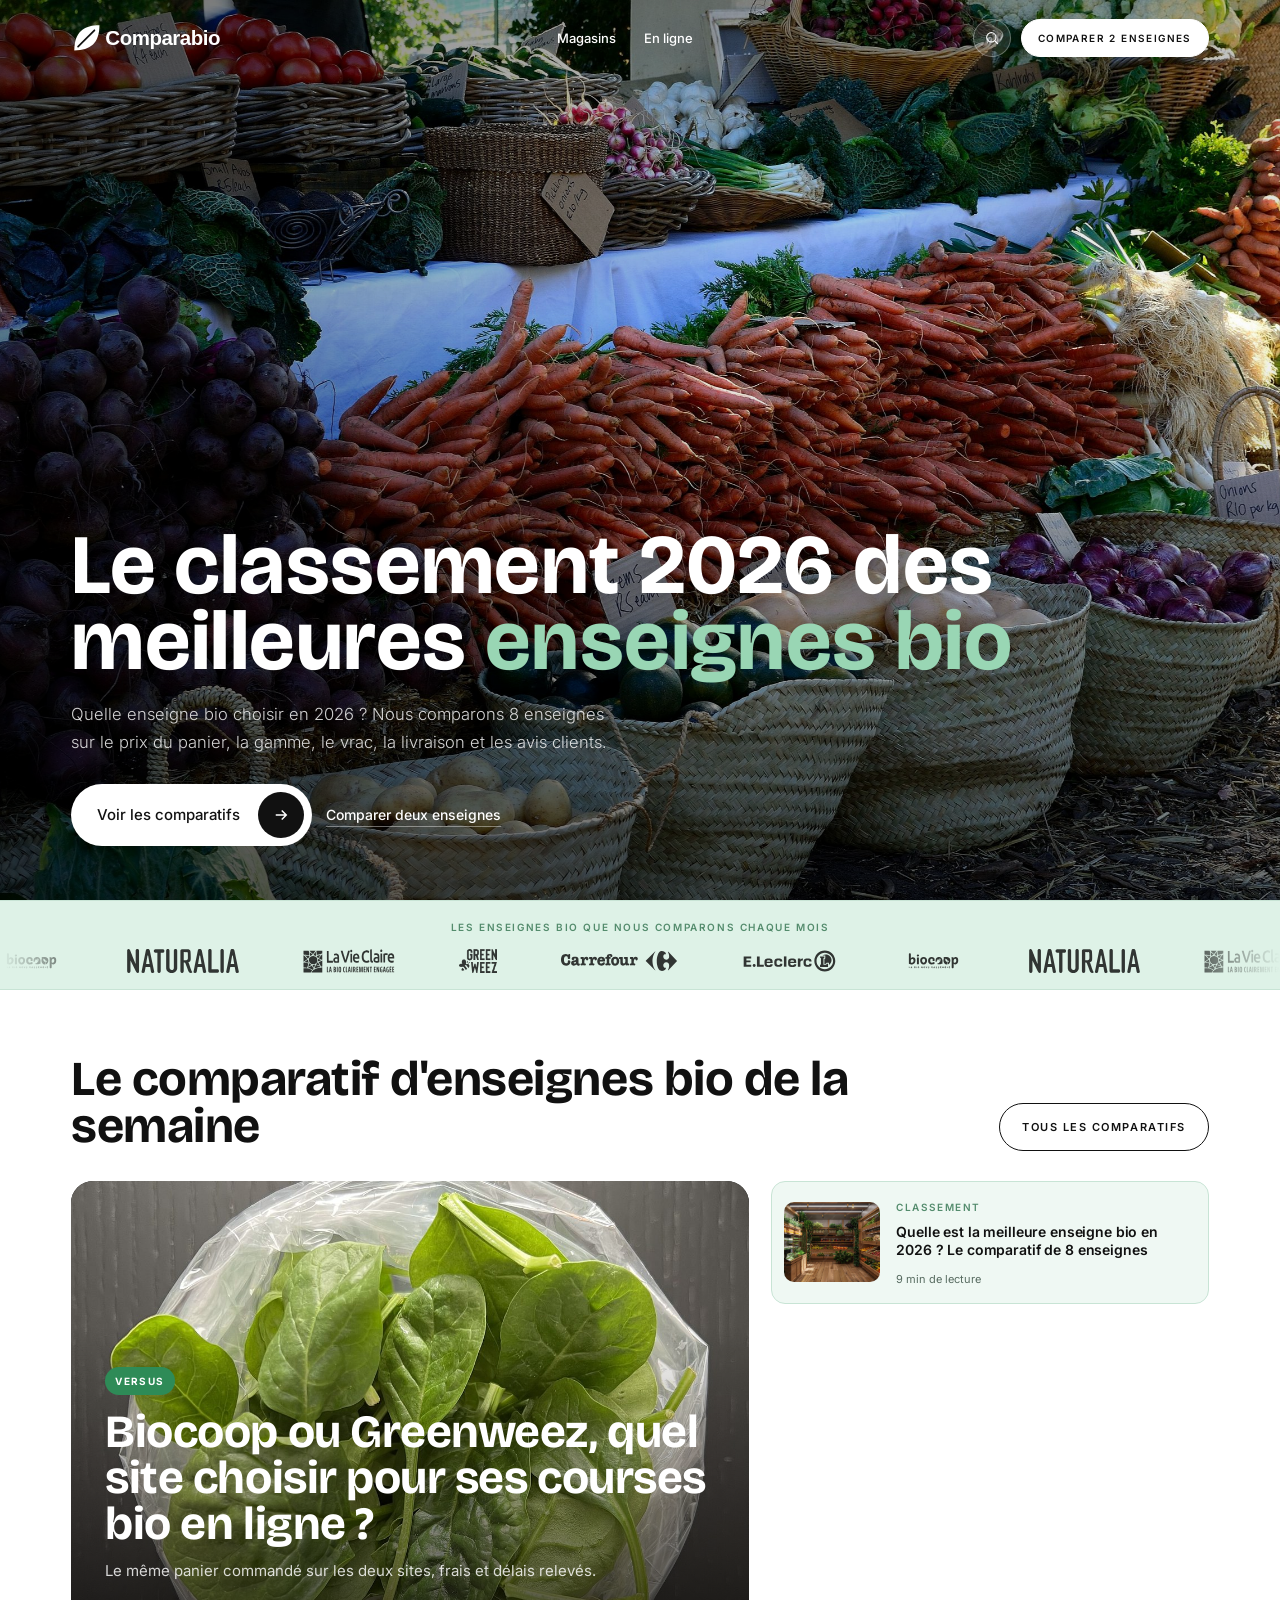
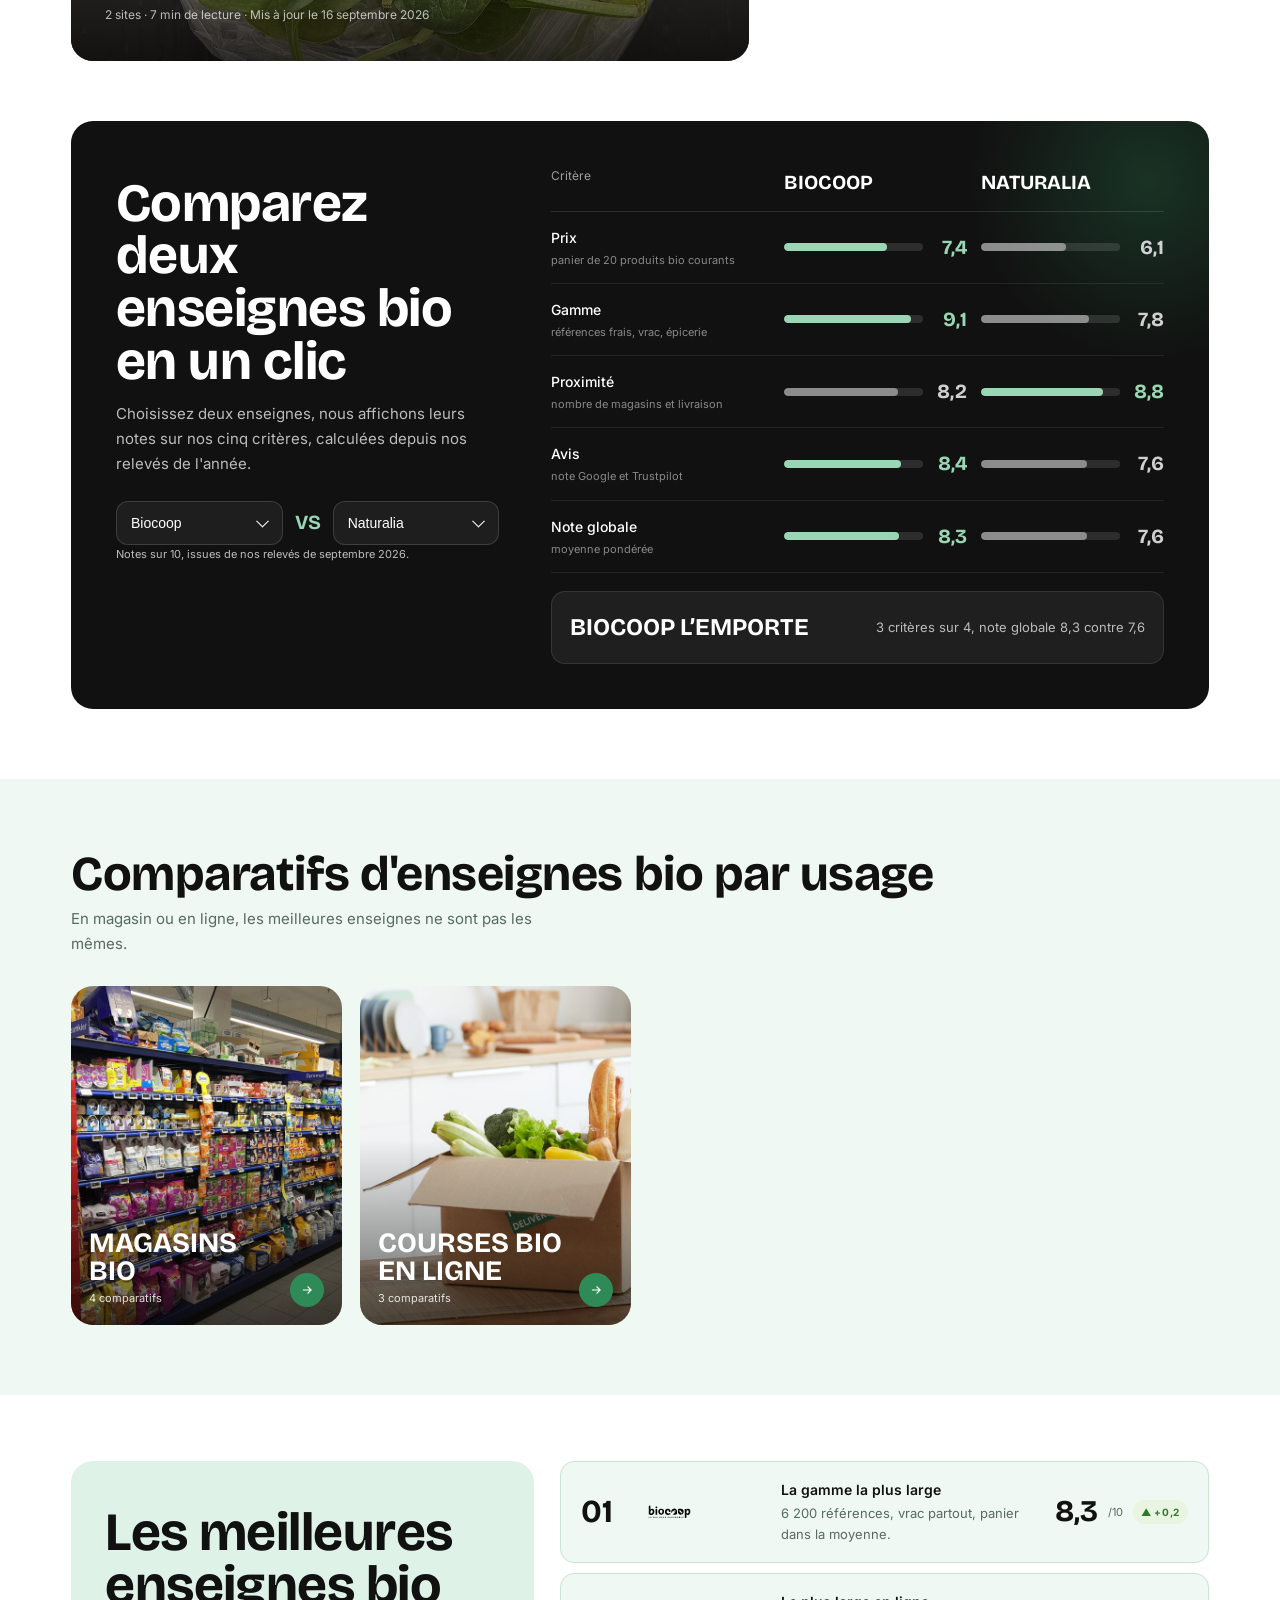
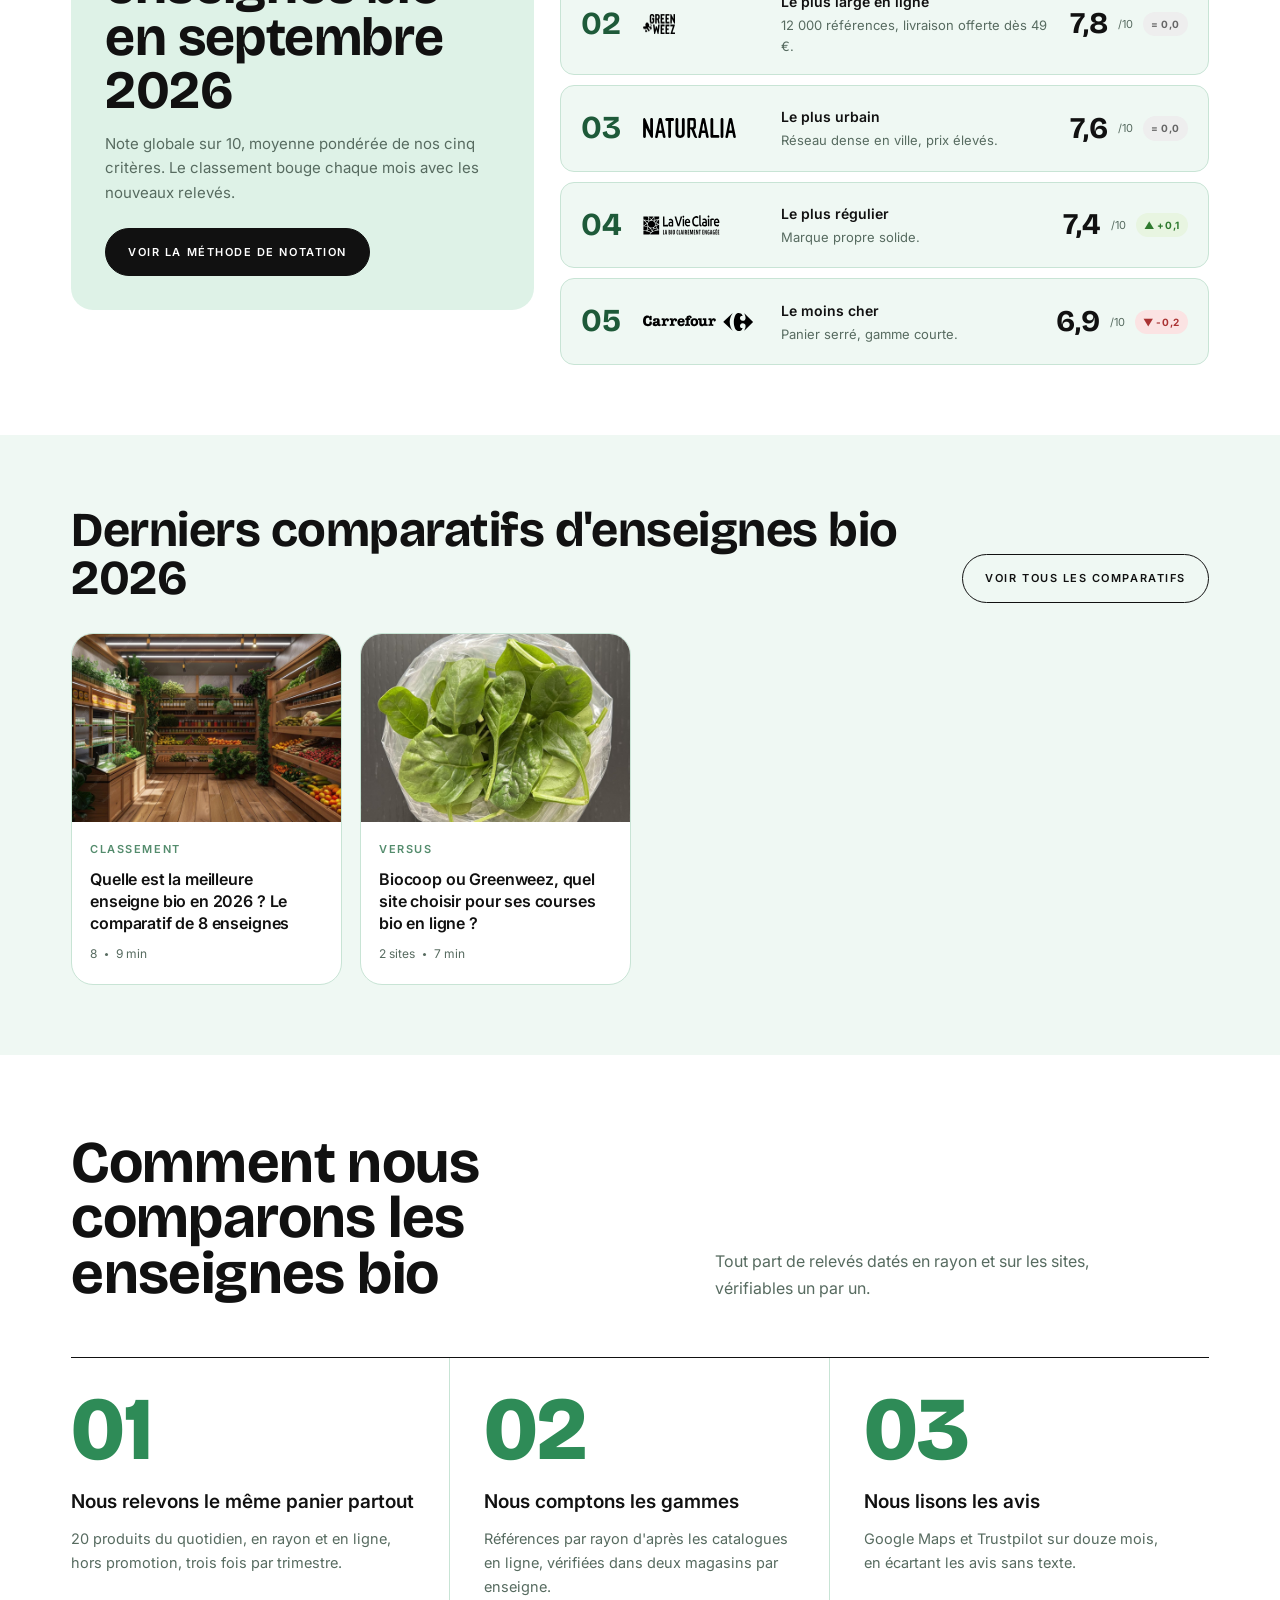
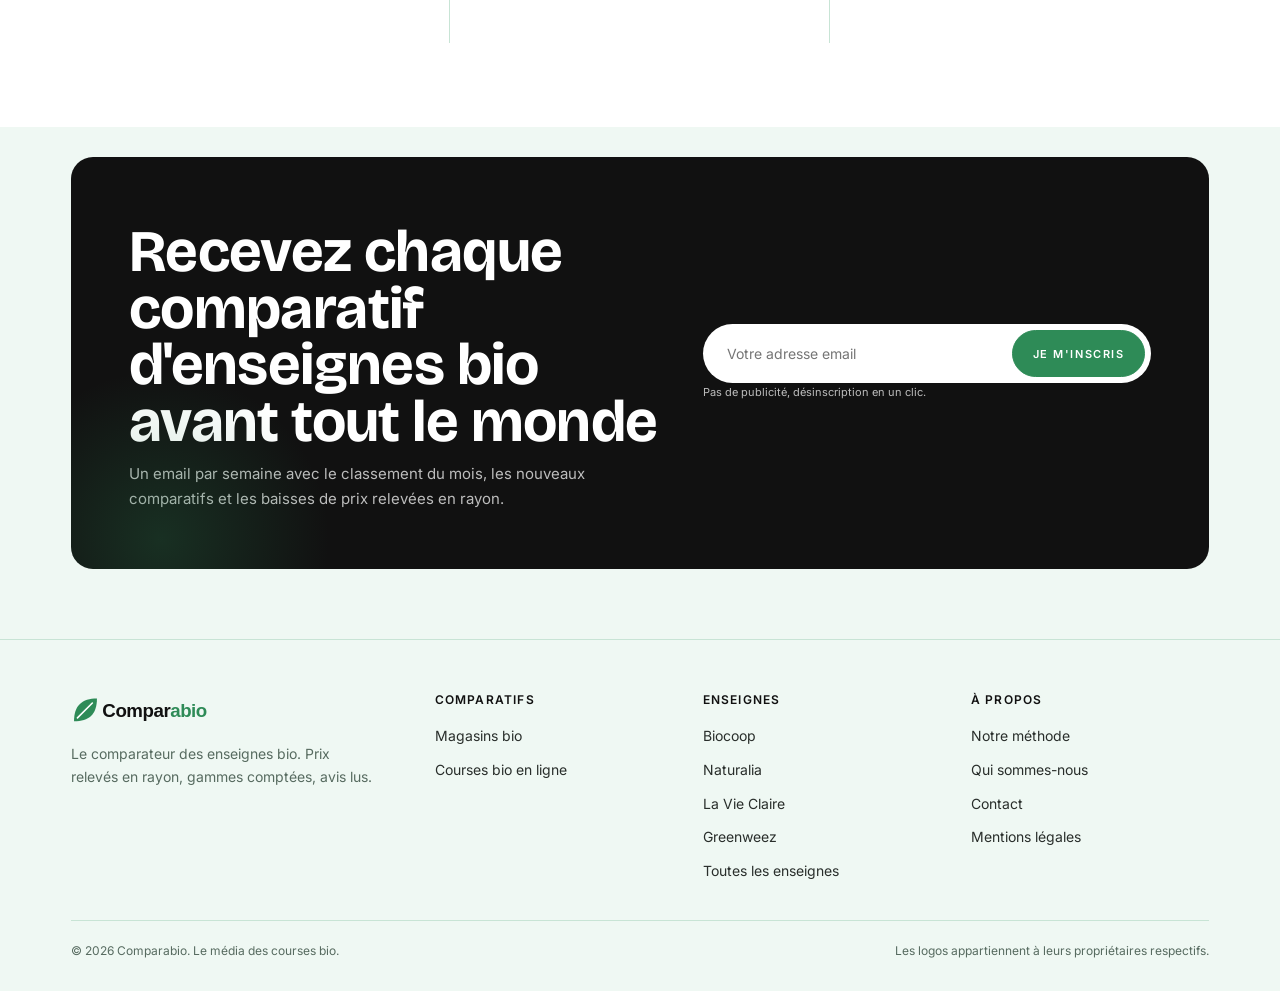
<file: index.html>
<!doctype html>
<html lang="fr">
<head>
<meta charset="utf-8">
<meta name="viewport" content="width=device-width, initial-scale=1">
<title>Comparateur des enseignes bio 2026, le classement des meilleures enseignes</title>
<meta name="description" content="Comparateur des enseignes bio 2026, prix du panier, largeur de gamme, vrac, livraison et avis de 8 enseignes, de Biocoop à Greenweez. Comparatifs magasins et courses en ligne.">
<link rel="canonical" href="https://analytics-ds.github.io/zz-test-pbn-ao/">
<meta property="og:type" content="website">
<meta property="og:site_name" content="Comparabio">
<meta property="og:title" content="Comparateur des enseignes bio 2026, le classement des meilleures enseignes">
<meta property="og:description" content="Comparateur des enseignes bio 2026, prix du panier, largeur de gamme, vrac, livraison et avis de 8 enseignes, de Biocoop à Greenweez. Comparatifs magasins et courses en ligne.">
<meta property="og:url" content="https://analytics-ds.github.io/zz-test-pbn-ao/">
<meta property="og:image" content="https://analytics-ds.github.io/zz-test-pbn-ao/assets/img/hero-bg.jpg">
<link rel="preconnect" href="https://fonts.googleapis.com">
<link rel="preconnect" href="https://fonts.gstatic.com" crossorigin>
<link href="https://fonts.googleapis.com/css2?family=Bricolage+Grotesque:wght@600;700;800&family=Inter:wght@300;400;500;600&display=swap" rel="stylesheet">
<link rel="icon" href="assets/logo/favicon.svg" type="image/svg+xml">
<link rel="icon" type="image/png" sizes="32x32" href="assets/logo/favicon-32.png">
<link rel="apple-touch-icon" href="assets/logo/apple-touch-icon.png">
<meta name="theme-color" content="#2E8B57">
<link rel="stylesheet" href="assets/css/site.css?v=7">
<script type="application/ld+json">{"@context": "https://schema.org", "@type": "Organization", "name": "Comparabio", "url": "https://analytics-ds.github.io/zz-test-pbn-ao/", "logo": "https://analytics-ds.github.io/zz-test-pbn-ao/assets/logo/logo.svg", "description": "Le comparateur des enseignes bio. Prix relevés en rayon, gammes comptées, avis lus."}</script>
<script type="application/ld+json">{"@context": "https://schema.org", "@type": "WebSite", "name": "Comparabio", "url": "https://analytics-ds.github.io/zz-test-pbn-ao/", "inLanguage": "fr-FR"}</script>
</head>
<body>

<header>
  <div class="wrap nav">
    <a class="logo" href="./" aria-label="Comparabio, accueil"><img class="l-light" src="assets/logo/logo-light.svg" alt="Comparabio" width="620" height="133"><img class="l-dark" src="assets/logo/logo.svg" alt="" aria-hidden="true" width="620" height="133"></a>
    <ul class="menu">
      <li><a href="magasins/">Magasins</a></li>
      <li><a href="en-ligne/">En ligne</a></li>
    </ul>
    <div class="nav-actions">
      <a class="iconbtn" href="#outil" aria-label="Rechercher"><svg viewBox="0 0 24 24"><circle cx="11" cy="11" r="7"/><path d="M16 16l5 5"/></svg></a>
      <a class="btn btn-dark" href="#outil">Comparer 2 enseignes</a>
      <button class="burger" aria-label="Menu"><svg width="22" height="14" viewBox="0 0 22 14" fill="none" stroke="#111" stroke-width="1.7"><path d="M0 1h22M0 7h22M0 13h22"/></svg></button>
    </div>
  </div>
</header>

<section class="hero">
  <img class="hero-bg" src="assets/img/hero-bg.jpg" alt="Étal de légumes bio" width="2400" height="1790" fetchpriority="high">
  <div class="wrap hero-inner">
    <h1>Le classement 2026 des meilleures <em>enseignes bio</em></h1>
    <p>Quelle enseigne bio choisir en 2026 ? Nous comparons 8 enseignes sur le prix du panier, la gamme, le vrac, la livraison et les avis clients.</p>
    <div class="btns">
      <a class="btn-pill" href="#comparatifs">Voir les comparatifs <span class="circ"><svg viewBox="0 0 24 24"><path d="M5 12h14M13 6l6 6-6 6"/></svg></span></a>
      <a class="btn-link" href="#outil">Comparer deux enseignes</a>
    </div>
  </div>
</section>

<section class="brands" id="marques">
  <div class="brands-head">Les enseignes bio que nous comparons chaque mois</div>
  <div class="marquee"><div class="marquee-track" id="logoTrack"><img src="assets/logos/biocoop.svg" alt="Biocoop"><img src="assets/logos/naturalia.svg" alt="Naturalia"><img src="assets/logos/la-vie-claire.svg" alt="La Vie Claire"><img src="assets/logos/greenweez.png" alt="Greenweez"><img src="assets/logos/carrefour.svg" alt="Carrefour"><img src="assets/logos/leclerc.svg" alt="E.Leclerc"></div></div>
</section>

<section class="featured" id="comparatifs">
  <div class="wrap">
    <div class="section-head">
      <div><h2>Le comparatif d'enseignes bio de la semaine</h2></div>
      <a class="btn btn-ghost" href="#derniers">Tous les comparatifs</a>
    </div>
    <div class="feat-grid">
      <a class="feat-main" href="en-ligne/biocoop-ou-greenweez/">
        <img src="assets/img/une.jpg" alt="Carton de courses bio livré" width="1300" height="860">
        <div class="feat-body">
          <span class="tag">Versus</span>
          <h2>Biocoop ou Greenweez, quel site choisir pour ses courses bio en ligne ?</h2>
          <p>Le même panier commandé sur les deux sites, frais et délais relevés.</p>
          <span class="feat-meta">2 sites · 7 min de lecture · Mis à jour le 16 septembre 2026</span>
        </div>
      </a>
      <div class="feat-side">
        <a class="side-item" href="magasins/meilleure-enseigne-bio/">
          <img src="assets/img/art-1.jpg" alt="" width="96" height="80">
          <div><span class="eyebrow">Classement</span><h3>Quelle est la meilleure enseigne bio en 2026 ? Le comparatif de 8 enseignes</h3><small>9 min de lecture</small></div>
        </a>
      </div>
    </div>
  </div>
</section>

<section class="tool" id="outil">
  <div class="wrap">
    <div class="tool-card">
      <div class="tool-intro">
        <h2>Comparez deux enseignes bio en un clic</h2>
        <p>Choisissez deux enseignes, nous affichons leurs notes sur nos cinq critères, calculées depuis nos relevés de l'année.</p>
        <div class="selects">
          <div class="select"><select id="brandA" aria-label="Première enseigne"></select></div>
          <span class="vs">VS</span>
          <div class="select"><select id="brandB" aria-label="Seconde enseigne"></select></div>
        </div>
        <p class="tool-note">Notes sur 10, issues de nos relevés de septembre 2026.</p>
      </div>
      <div class="compare">
        <div class="cmp-head"><span>Critère</span><b id="nameA"></b><b id="nameB"></b></div>
        <div id="rows"></div>
        <div class="verdict"><b id="verdict"></b><span id="verdictSub"></span></div>
      </div>
    </div>
  </div>
</section>

<section class="cats" id="categories">
  <div class="wrap">
    <div class="section-head">
      <div><h2>Comparatifs d'enseignes bio par usage</h2><p>En magasin ou en ligne, les meilleures enseignes ne sont pas les mêmes.</p></div>
    </div>
    <div class="grid4">
      <a class="tile" href="magasins/"><img src="assets/img/cat-magasins.jpg" alt="Magasins bio" width="760" height="720"><span class="tile-label"><span><strong>Magasins bio</strong><em>4 comparatifs</em></span><span class="arrow"><svg viewBox="0 0 24 24"><path d="M5 12h14M13 6l6 6-6 6"/></svg></span></span></a>
      <a class="tile" href="en-ligne/"><img src="assets/img/cat-en-ligne.jpg" alt="Courses bio en ligne" width="760" height="720"><span class="tile-label"><span><strong>Courses bio en ligne</strong><em>3 comparatifs</em></span><span class="arrow"><svg viewBox="0 0 24 24"><path d="M5 12h14M13 6l6 6-6 6"/></svg></span></span></a>
    </div>
  </div>
</section>

<section class="ranking" id="classement">
  <div class="wrap rank-grid">
    <div class="rank-intro">
      <h2>Les meilleures enseignes bio en septembre 2026</h2>
      <p>Note globale sur 10, moyenne pondérée de nos cinq critères. Le classement bouge chaque mois avec les nouveaux relevés.</p>
      <a class="btn btn-dark" href="#methode">Voir la méthode de notation</a>
    </div>
    <div class="rank-list">
      <div class="rank-row"><span class="pos first">01</span><img src="assets/logos/biocoop.svg" alt="Biocoop"><div class="why"><b>La gamme la plus large</b>6 200 références, vrac partout, panier dans la moyenne.</div><div class="score"><b>8,3</b><small>/10</small><span class="chip">▲ +0,2</span></div></div>
      <div class="rank-row"><span class="pos">02</span><img src="assets/logos/greenweez.png" alt="Greenweez"><div class="why"><b>Le plus large en ligne</b>12 000 références, livraison offerte dès 49 €.</div><div class="score"><b>7,8</b><small>/10</small><span class="chip flat">= 0,0</span></div></div>
      <div class="rank-row"><span class="pos">03</span><img src="assets/logos/naturalia.svg" alt="Naturalia"><div class="why"><b>Le plus urbain</b>Réseau dense en ville, prix élevés.</div><div class="score"><b>7,6</b><small>/10</small><span class="chip flat">= 0,0</span></div></div>
      <div class="rank-row"><span class="pos">04</span><img src="assets/logos/la-vie-claire.svg" alt="La Vie Claire"><div class="why"><b>Le plus régulier</b>Marque propre solide.</div><div class="score"><b>7,4</b><small>/10</small><span class="chip">▲ +0,1</span></div></div>
      <div class="rank-row"><span class="pos">05</span><img src="assets/logos/carrefour.svg" alt="Carrefour Bio"><div class="why"><b>Le moins cher</b>Panier serré, gamme courte.</div><div class="score"><b>6,9</b><small>/10</small><span class="chip down">▼ -0,2</span></div></div>
    </div>
  </div>
</section>

<section class="posts" id="derniers">
  <div class="wrap">
    <div class="section-head">
      <div><h2>Derniers comparatifs d'enseignes bio 2026</h2></div>
      <a class="btn btn-ghost" href="magasins/">Voir tous les comparatifs</a>
    </div>
    <div class="grid4">
      <a class="post" href="magasins/meilleure-enseigne-bio/"><img src="assets/img/art-1.jpg" alt="" width="800" height="560"><div class="post-body"><span class="eyebrow">Classement</span><h3>Quelle est la meilleure enseigne bio en 2026 ? Le comparatif de 8 enseignes</h3><span class="meta">8 <i></i> 9 min</span></div></a>
      <a class="post" href="en-ligne/biocoop-ou-greenweez/"><img src="assets/img/une.jpg" alt="" width="800" height="560"><div class="post-body"><span class="eyebrow">Versus</span><h3>Biocoop ou Greenweez, quel site choisir pour ses courses bio en ligne ?</h3><span class="meta">2 sites <i></i> 7 min</span></div></a>
    </div>
  </div>
</section>

<section class="method" id="methode">
  <div class="wrap">
    <div class="method-head">
      <h2>Comment nous comparons les enseignes bio</h2>
      <p>Tout part de relevés datés en rayon et sur les sites, vérifiables un par un.</p>
    </div>
    <div class="steps">
      <div class="step"><span class="n">01</span><h3>Nous relevons le même panier partout</h3><p>20 produits du quotidien, en rayon et en ligne, hors promotion, trois fois par trimestre.</p></div>
      <div class="step"><span class="n">02</span><h3>Nous comptons les gammes</h3><p>Références par rayon d'après les catalogues en ligne, vérifiées dans deux magasins par enseigne.</p></div>
      <div class="step"><span class="n">03</span><h3>Nous lisons les avis</h3><p>Google Maps et Trustpilot sur douze mois, en écartant les avis sans texte.</p></div>
    </div>
  </div>
</section>

<section class="news" id="newsletter">
  <div class="wrap">
    <div class="news-card">
      <div>
        <h2>Recevez chaque comparatif d'enseignes bio avant tout le monde</h2>
        <p>Un email par semaine avec le classement du mois, les nouveaux comparatifs et les baisses de prix relevées en rayon.</p>
      </div>
      <div>
        <form class="form" onsubmit="return false">
          <input type="email" placeholder="Votre adresse email" aria-label="Adresse email" required>
          <button class="btn btn-yellow" type="submit">Je m'inscris</button>
        </form>
        <p class="form-note">Pas de publicité, désinscription en un clic.</p>
      </div>
    </div>
  </div>
</section>

<footer>
  <div class="wrap">
    <div class="foot-grid">
      <div class="foot-brand"><a class="logo" href="./" aria-label="Comparabio, accueil"><img src="assets/logo/logo.svg" alt="Comparabio" width="620" height="133" loading="lazy"></a><p>Le comparateur des enseignes bio. Prix relevés en rayon, gammes comptées, avis lus.</p></div>
      <div><h4>Comparatifs</h4><ul><li><a href="magasins/">Magasins bio</a></li><li><a href="en-ligne/">Courses bio en ligne</a></li></ul></div>
      <div><h4>Enseignes</h4><ul><li><a href="magasins/">Biocoop</a></li><li><a href="magasins/">Naturalia</a></li><li><a href="magasins/">La Vie Claire</a></li><li><a href="en-ligne/">Greenweez</a></li><li><a href="#marques">Toutes les enseignes</a></li></ul></div>
      <div><h4>À propos</h4><ul><li><a href="#methode">Notre méthode</a></li><li><a href="a-propos/">Qui sommes-nous</a></li><li><a href="a-propos/#contact">Contact</a></li><li><a href="mentions-legales/">Mentions légales</a></li></ul></div>
    </div>
    <div class="foot-bottom"><span>© 2026 Comparabio. Le média des courses bio.</span><span>Les logos appartiennent à leurs propriétaires respectifs.</span></div>
  </div>
</footer>

<script src="assets/js/site.js?v=7"></script>
<script>
(function(){
  var brands={"Biocoop": [7.4, 9.1, 8.2, 8.4, 8.3], "Naturalia": [6.1, 7.8, 8.8, 7.6, 7.6], "La Vie Claire": [7.0, 7.2, 7.1, 7.5, 7.4], "Greenweez": [7.6, 9.4, 6.2, 7.4, 7.8], "Carrefour Bio": [8.6, 5.4, 7.0, 6.5, 6.9], "E.Leclerc": [8.9, 4.8, 6.6, 6.2, 6.8]};
  var crits=[["Prix", "panier de 20 produits bio courants"], ["Gamme", "références frais, vrac, épicerie"], ["Proximité", "nombre de magasins et livraison"], ["Avis", "note Google et Trustpilot"], ["Note globale", "moyenne pondérée"]];
  var A=document.getElementById('brandA'),B=document.getElementById('brandB');
  Object.keys(brands).forEach(function(n){A.add(new Option(n,n));B.add(new Option(n,n));});
  A.value="Biocoop";B.value="Naturalia";
  function fmt(v){return v.toFixed(1).replace('.',',');}
  function render(){
    var a=A.value,b=B.value,ra=brands[a],rb=brands[b],wins=0,rows='';
    document.getElementById('nameA').textContent=a;document.getElementById('nameB').textContent=b;
    crits.forEach(function(c,i){
      var va=ra[i],vb=rb[i],wa=va>vb,wb=vb>va; if(i<4&&wa)wins++;
      rows+='<div class="cmp-row"><div class="crit">'+c[0]+'<small>'+c[1]+'</small></div>'
        +'<div class="bar'+(wa?' win':'')+'" data-brand="'+a+'"><div class="track"><div class="fill" style="width:'+(va*10)+'%"></div></div><span class="val">'+fmt(va)+'</span></div>'
        +'<div class="bar'+(wb?' win':'')+'" data-brand="'+b+'"><div class="track"><div class="fill" style="width:'+(vb*10)+'%"></div></div><span class="val">'+fmt(vb)+'</span></div></div>';
    });
    document.getElementById('rows').innerHTML=rows;
    var v=document.getElementById('verdict'),s=document.getElementById('verdictSub');
    if(a===b){v.textContent='Choisissez deux enseignes différentes';s.textContent='';return;}
    var lead=ra[4]>rb[4]?a:rb[4]>ra[4]?b:null;
    v.textContent=lead?lead+' l’emporte':'Égalité parfaite';
    s.textContent=lead?(lead===a?wins:4-wins)+' critères sur 4, note globale '+fmt(lead===a?ra[4]:rb[4])+' contre '+fmt(lead===a?rb[4]:ra[4]):'Même note globale sur nos relevés';
  }
  A.addEventListener('change',render);B.addEventListener('change',render);render();
})();
</script>
</body>
</html>
</file>
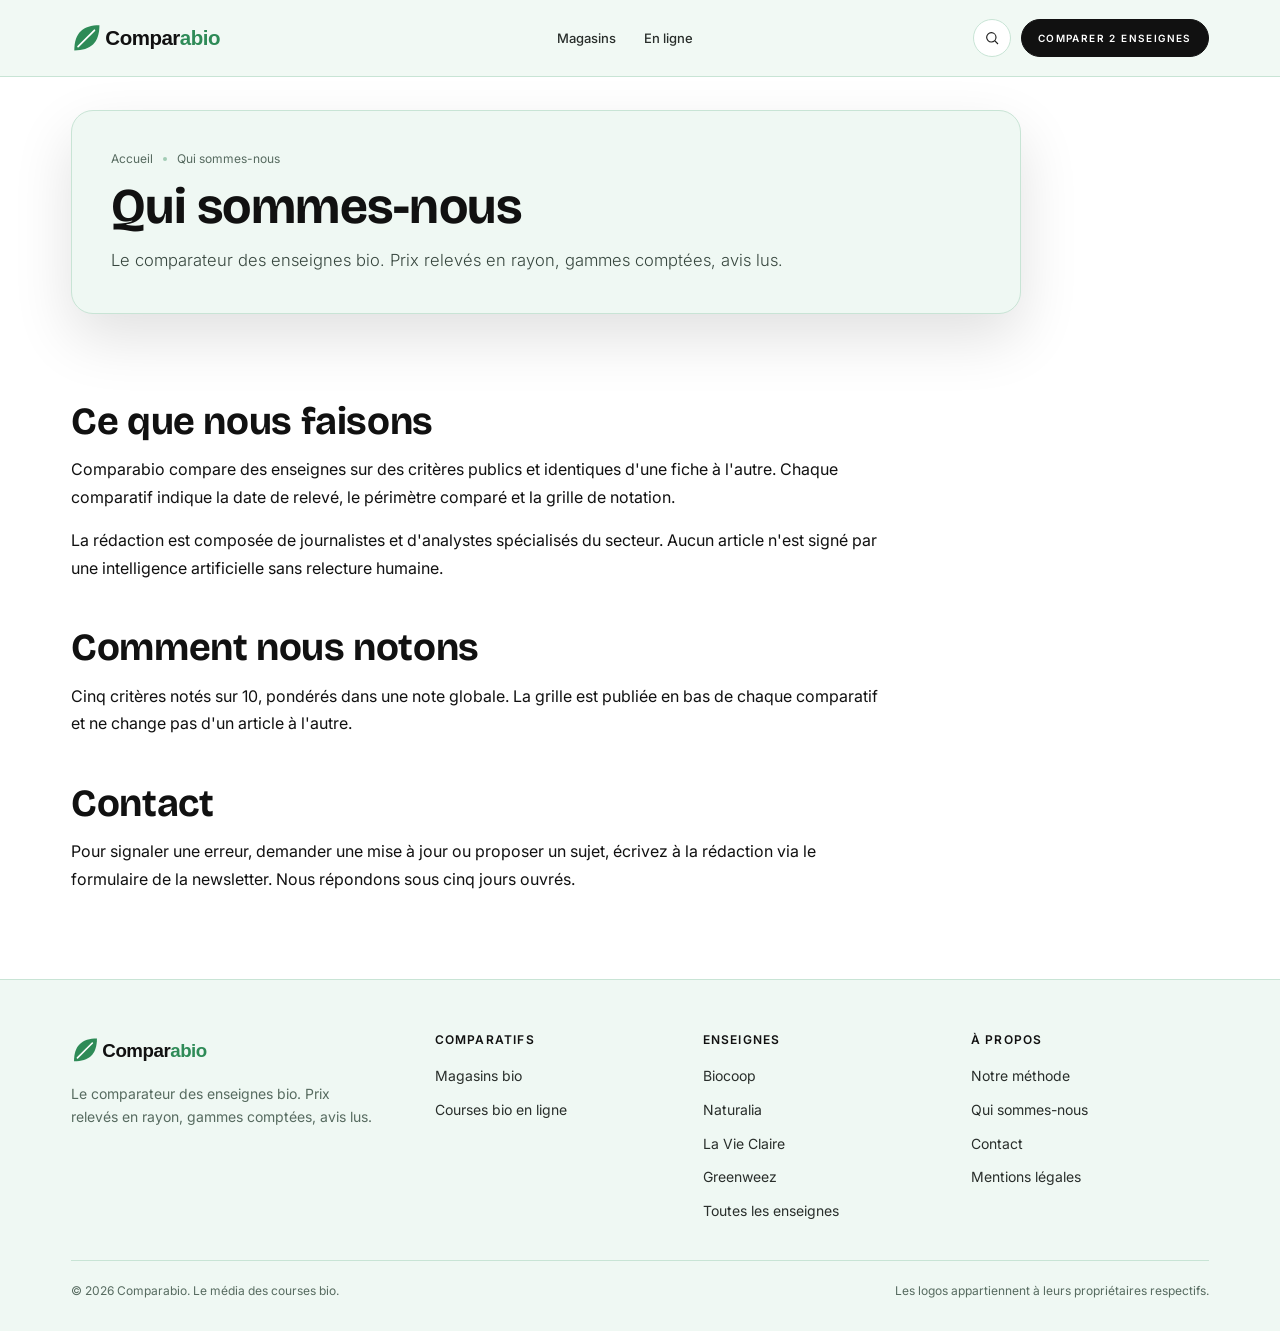
<file: a-propos/index.html>
<!doctype html>
<html lang="fr">
<head>
<meta charset="utf-8">
<meta name="viewport" content="width=device-width, initial-scale=1">
<title>Qui sommes-nous, la rédaction Comparabio</title>
<meta name="description" content="Comparabio, média comparateur. Qui écrit, comment nous relevons les données, comment nous classons.">
<link rel="canonical" href="https://analytics-ds.github.io/zz-test-pbn-ao/a-propos/">
<meta property="og:type" content="website">
<meta property="og:site_name" content="Comparabio">
<meta property="og:title" content="Qui sommes-nous, la rédaction Comparabio">
<meta property="og:description" content="Comparabio, média comparateur. Qui écrit, comment nous relevons les données, comment nous classons.">
<meta property="og:url" content="https://analytics-ds.github.io/zz-test-pbn-ao/a-propos/">
<link rel="preconnect" href="https://fonts.googleapis.com">
<link rel="preconnect" href="https://fonts.gstatic.com" crossorigin>
<link href="https://fonts.googleapis.com/css2?family=Bricolage+Grotesque:wght@600;700;800&family=Inter:wght@300;400;500;600&display=swap" rel="stylesheet">
<link rel="icon" href="../assets/logo/favicon.svg" type="image/svg+xml">
<link rel="icon" type="image/png" sizes="32x32" href="../assets/logo/favicon-32.png">
<link rel="apple-touch-icon" href="../assets/logo/apple-touch-icon.png">
<meta name="theme-color" content="#2E8B57">
<link rel="stylesheet" href="../assets/css/site.css?v=7">
<script type="application/ld+json">{"@context": "https://schema.org", "@type": "Organization", "name": "Comparabio", "url": "https://analytics-ds.github.io/zz-test-pbn-ao/", "logo": "https://analytics-ds.github.io/zz-test-pbn-ao/assets/logo/logo.svg", "description": "Le comparateur des enseignes bio. Prix relevés en rayon, gammes comptées, avis lus."}</script>
<script type="application/ld+json">{"@context": "https://schema.org", "@type": "WebPage", "name": "Qui sommes-nous, la rédaction Comparabio", "url": "https://analytics-ds.github.io/zz-test-pbn-ao/a-propos/", "inLanguage": "fr-FR"}</script>
</head>
<body>

<header class="scrolled">
  <div class="wrap nav">
    <a class="logo" href="../" aria-label="Comparabio, accueil"><img class="l-light" src="../assets/logo/logo-light.svg" alt="Comparabio" width="620" height="133"><img class="l-dark" src="../assets/logo/logo.svg" alt="" aria-hidden="true" width="620" height="133"></a>
    <ul class="menu">
      <li><a href="../magasins/">Magasins</a></li>
      <li><a href="../en-ligne/">En ligne</a></li>
    </ul>
    <div class="nav-actions">
      <a class="iconbtn" href="../#outil" aria-label="Rechercher"><svg viewBox="0 0 24 24"><circle cx="11" cy="11" r="7"/><path d="M16 16l5 5"/></svg></a>
      <a class="btn btn-dark" href="../#outil">Comparer 2 enseignes</a>
      <button class="burger" aria-label="Menu"><svg width="22" height="14" viewBox="0 0 22 14" fill="none" stroke="#111" stroke-width="1.7"><path d="M0 1h22M0 7h22M0 13h22"/></svg></button>
    </div>
  </div>
</header>

<section class="art-head" style="padding-top:110px">
  <div class="wrap">
    <div class="art-card" style="margin-top:0">
      <nav class="crumbs" aria-label="Fil d'Ariane"><a href="../">Accueil</a><i></i><span>Qui sommes-nous</span></nav>
      <h1>Qui sommes-nous</h1>
      <p class="art-lead">Le comparateur des enseignes bio. Prix relevés en rayon, gammes comptées, avis lus.</p>
    </div>
  </div>
</section>

<section class="art-body">
  <div class="wrap">
    <article class="prose" style="max-width:820px">
      <h2 id="0">Ce que nous faisons</h2><p>Comparabio compare des enseignes sur des critères publics et identiques d'une fiche à l'autre. Chaque comparatif indique la date de relevé, le périmètre comparé et la grille de notation.</p><p>La rédaction est composée de journalistes et d'analystes spécialisés du secteur. Aucun article n'est signé par une intelligence artificielle sans relecture humaine.</p><h2 id="1">Comment nous notons</h2><p>Cinq critères notés sur 10, pondérés dans une note globale. La grille est publiée en bas de chaque comparatif et ne change pas d'un article à l'autre.</p><h2 id="2">Contact</h2><p>Pour signaler une erreur, demander une mise à jour ou proposer un sujet, écrivez à la rédaction via le formulaire de la newsletter. Nous répondons sous cinq jours ouvrés.</p>
    </article>
  </div>
</section>

<footer>
  <div class="wrap">
    <div class="foot-grid">
      <div class="foot-brand"><a class="logo" href="../" aria-label="Comparabio, accueil"><img src="../assets/logo/logo.svg" alt="Comparabio" width="620" height="133" loading="lazy"></a><p>Le comparateur des enseignes bio. Prix relevés en rayon, gammes comptées, avis lus.</p></div>
      <div><h4>Comparatifs</h4><ul><li><a href="../magasins/">Magasins bio</a></li><li><a href="../en-ligne/">Courses bio en ligne</a></li></ul></div>
      <div><h4>Enseignes</h4><ul><li><a href="magasins/">Biocoop</a></li><li><a href="magasins/">Naturalia</a></li><li><a href="magasins/">La Vie Claire</a></li><li><a href="en-ligne/">Greenweez</a></li><li><a href="../#marques">Toutes les enseignes</a></li></ul></div>
      <div><h4>À propos</h4><ul><li><a href="../#methode">Notre méthode</a></li><li><a href="../a-propos/">Qui sommes-nous</a></li><li><a href="../a-propos/#contact">Contact</a></li><li><a href="../mentions-legales/">Mentions légales</a></li></ul></div>
    </div>
    <div class="foot-bottom"><span>© 2026 Comparabio. Le média des courses bio.</span><span>Les logos appartiennent à leurs propriétaires respectifs.</span></div>
  </div>
</footer>

<script src="../assets/js/site.js?v=7"></script>
</body>
</html>
</file>
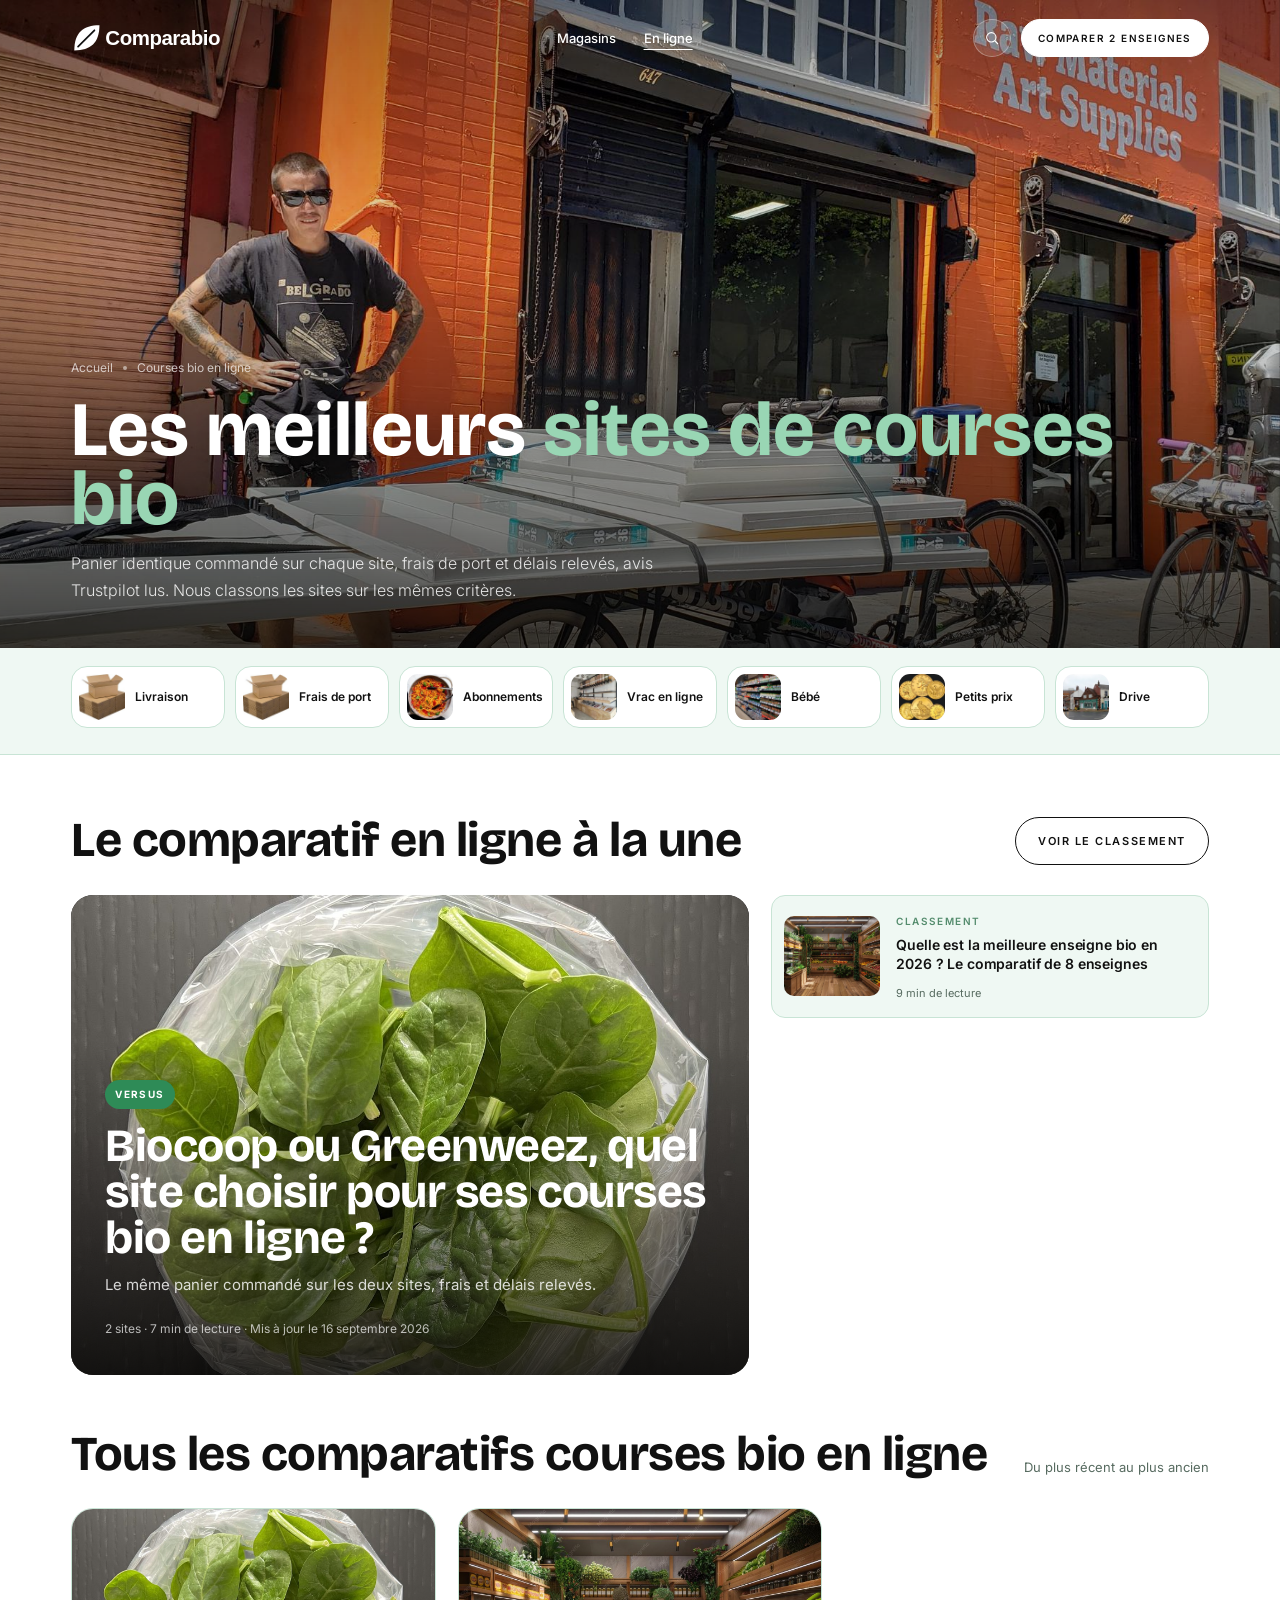
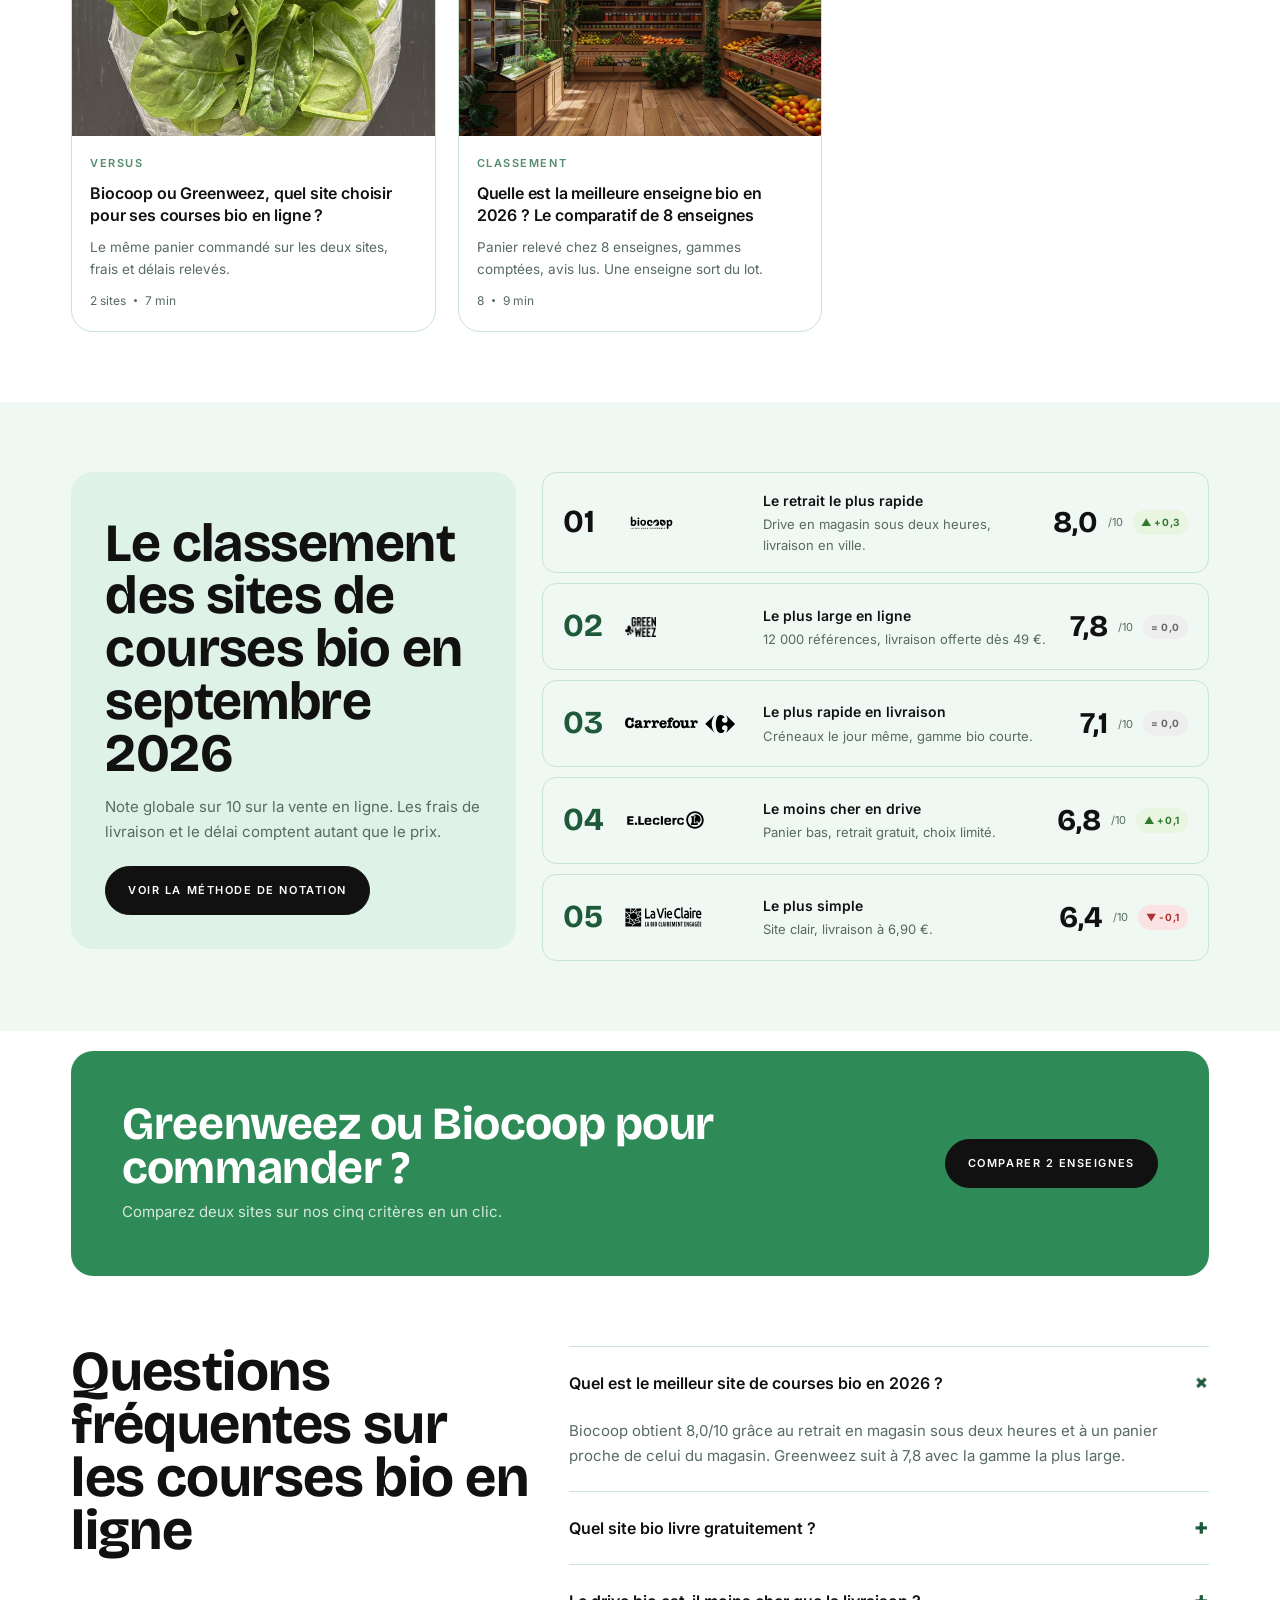
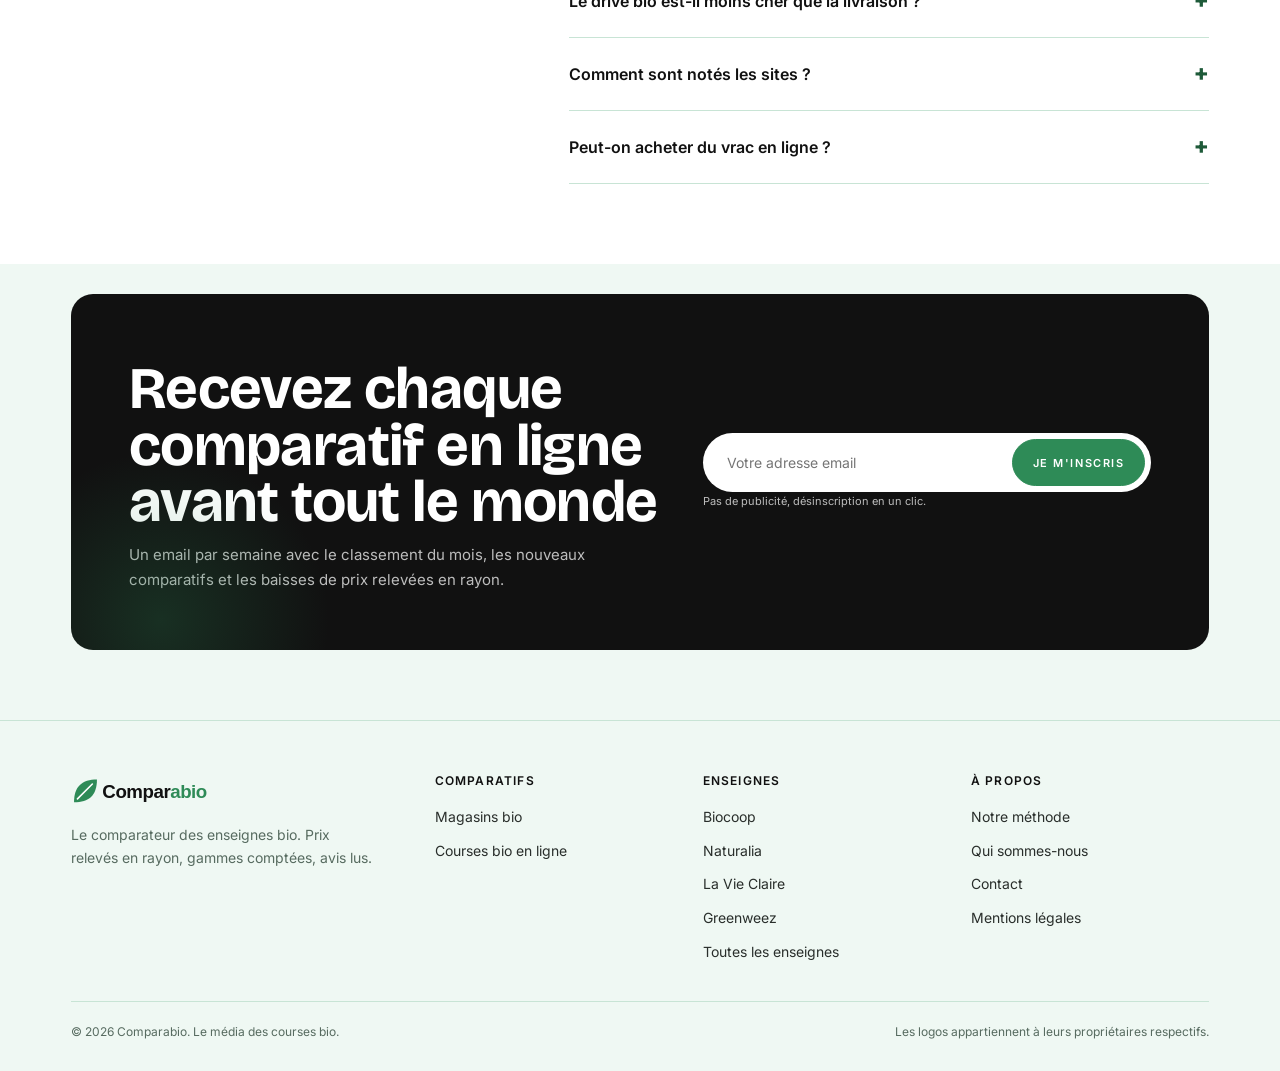
<file: en-ligne/index.html>
<!doctype html>
<html lang="fr">
<head>
<meta charset="utf-8">
<meta name="viewport" content="width=device-width, initial-scale=1">
<title>Meilleurs sites de courses bio en ligne 2026, livraison et prix comparés</title>
<meta name="description" content="Comparatif des sites de courses bio, Greenweez, Biocoop, La Fourche, Carrefour. Frais de livraison, délais, panier relevé, avis clients. Le classement 2026.">
<link rel="canonical" href="https://analytics-ds.github.io/zz-test-pbn-ao/en-ligne/">
<meta property="og:type" content="website">
<meta property="og:site_name" content="Comparabio">
<meta property="og:title" content="Meilleurs sites de courses bio en ligne 2026, livraison et prix comparés">
<meta property="og:description" content="Comparatif des sites de courses bio, Greenweez, Biocoop, La Fourche, Carrefour. Frais de livraison, délais, panier relevé, avis clients. Le classement 2026.">
<meta property="og:url" content="https://analytics-ds.github.io/zz-test-pbn-ao/en-ligne/">
<meta property="og:image" content="https://analytics-ds.github.io/zz-test-pbn-ao/assets/img/cat-en-ligne-hero.jpg">
<link rel="preconnect" href="https://fonts.googleapis.com">
<link rel="preconnect" href="https://fonts.gstatic.com" crossorigin>
<link href="https://fonts.googleapis.com/css2?family=Bricolage+Grotesque:wght@600;700;800&family=Inter:wght@300;400;500;600&display=swap" rel="stylesheet">
<link rel="icon" href="../assets/logo/favicon.svg" type="image/svg+xml">
<link rel="icon" type="image/png" sizes="32x32" href="../assets/logo/favicon-32.png">
<link rel="apple-touch-icon" href="../assets/logo/apple-touch-icon.png">
<meta name="theme-color" content="#2E8B57">
<link rel="stylesheet" href="../assets/css/site.css?v=7">
<script type="application/ld+json">{"@context": "https://schema.org", "@type": "CollectionPage", "name": "Meilleurs sites de courses bio en ligne 2026, livraison et prix comparés", "description": "Comparatif des sites de courses bio, Greenweez, Biocoop, La Fourche, Carrefour. Frais de livraison, délais, panier relevé, avis clients. Le classement 2026.", "url": "https://analytics-ds.github.io/zz-test-pbn-ao/en-ligne/", "inLanguage": "fr-FR", "isPartOf": {"@type": "WebSite", "name": "Comparabio", "url": "https://analytics-ds.github.io/zz-test-pbn-ao/"}, "hasPart": [{"@type": "Article", "headline": "Biocoop ou Greenweez, quel site choisir pour ses courses bio en ligne ?", "url": "https://analytics-ds.github.io/zz-test-pbn-ao/en-ligne/biocoop-ou-greenweez/"}]}</script>
<script type="application/ld+json">{"@context": "https://schema.org", "@type": "FAQPage", "mainEntity": [{"@type": "Question", "name": "Quel est le meilleur site de courses bio en 2026 ?", "acceptedAnswer": {"@type": "Answer", "text": "Biocoop obtient 8,0/10 grâce au retrait en magasin sous deux heures et à un panier proche de celui du magasin. Greenweez suit à 7,8 avec la gamme la plus large."}}, {"@type": "Question", "name": "Quel site bio livre gratuitement ?", "acceptedAnswer": {"@type": "Answer", "text": "Greenweez offre la livraison dès 49 € d'achat, Biocoop dès 60 € en ville, Carrefour à partir de 100 €."}}, {"@type": "Question", "name": "Le drive bio est-il moins cher que la livraison ?", "acceptedAnswer": {"@type": "Answer", "text": "Oui, de 4 à 8 € par commande selon nos relevés, et le retrait chez E.Leclerc et Biocoop est gratuit sans minimum."}}, {"@type": "Question", "name": "Comment sont notés les sites ?", "acceptedAnswer": {"@type": "Answer", "text": "Cinq critères sur 10, prix du panier livré, largeur de gamme, proximité et délais, avis clients, note globale pondérée."}}, {"@type": "Question", "name": "Peut-on acheter du vrac en ligne ?", "acceptedAnswer": {"@type": "Answer", "text": "Greenweez et Biocoop proposent des formats vrac reconditionnés en sachets de 500 g à 5 kg, à un prix au kilo inférieur de 8 à 15 % au rayon."}}]}</script>
<script type="application/ld+json">{"@context": "https://schema.org", "@type": "ItemList", "name": "Le classement des sites de courses bio en septembre 2026", "itemListOrder": "https://schema.org/ItemListOrderDescending", "numberOfItems": 5, "itemListElement": [{"@type": "ListItem", "position": 1, "name": "Biocoop", "description": "Note 8,0/10. Le retrait le plus rapide. Drive en magasin sous deux heures, livraison en ville."}, {"@type": "ListItem", "position": 2, "name": "Greenweez", "description": "Note 7,8/10. Le plus large en ligne. 12 000 références, livraison offerte dès 49 €."}, {"@type": "ListItem", "position": 3, "name": "Carrefour", "description": "Note 7,1/10. Le plus rapide en livraison. Créneaux le jour même, gamme bio courte."}, {"@type": "ListItem", "position": 4, "name": "E.Leclerc", "description": "Note 6,8/10. Le moins cher en drive. Panier bas, retrait gratuit, choix limité."}, {"@type": "ListItem", "position": 5, "name": "La Vie Claire", "description": "Note 6,4/10. Le plus simple. Site clair, livraison à 6,90 €."}]}</script>
<script type="application/ld+json">{"@context": "https://schema.org", "@type": "BreadcrumbList", "itemListElement": [{"@type": "ListItem", "position": 1, "name": "Accueil", "item": "https://analytics-ds.github.io/zz-test-pbn-ao/"}, {"@type": "ListItem", "position": 2, "name": "Courses bio en ligne", "item": "https://analytics-ds.github.io/zz-test-pbn-ao/en-ligne/"}]}</script>
</head>
<body>

<header>
  <div class="wrap nav">
    <a class="logo" href="../" aria-label="Comparabio, accueil"><img class="l-light" src="../assets/logo/logo-light.svg" alt="Comparabio" width="620" height="133"><img class="l-dark" src="../assets/logo/logo.svg" alt="" aria-hidden="true" width="620" height="133"></a>
    <ul class="menu">
      <li><a href="../magasins/">Magasins</a></li>
      <li><a href="../en-ligne/" style="text-decoration:underline;text-underline-offset:6px">En ligne</a></li>
    </ul>
    <div class="nav-actions">
      <a class="iconbtn" href="../#outil" aria-label="Rechercher"><svg viewBox="0 0 24 24"><circle cx="11" cy="11" r="7"/><path d="M16 16l5 5"/></svg></a>
      <a class="btn btn-dark" href="../#outil">Comparer 2 enseignes</a>
      <button class="burger" aria-label="Menu"><svg width="22" height="14" viewBox="0 0 22 14" fill="none" stroke="#111" stroke-width="1.7"><path d="M0 1h22M0 7h22M0 13h22"/></svg></button>
    </div>
  </div>
</header>

<section class="hero cat-hero">
  <img class="hero-bg" src="../assets/img/cat-en-ligne-hero.jpg" alt="Livraison de courses à domicile" width="2000" height="900" fetchpriority="high">
  <div class="wrap hero-inner">
    <nav class="crumbs" aria-label="Fil d'Ariane"><a href="../">Accueil</a><i></i><span>Courses bio en ligne</span></nav>
    <h1>Les meilleurs <em>sites de courses bio</em></h1>
    <p>Panier identique commandé sur chaque site, frais de port et délais relevés, avis Trustpilot lus. Nous classons les sites sur les mêmes critères.</p>
  </div>
</section>

<nav class="subnav" aria-label="Sous-catégories">
  <div class="wrap subcards">
    <a class="subcard" href="#articles"><img src="../assets/img/sub-livraison.jpg" alt="" width="56" height="56" loading="lazy"><span>Livraison</span><i><svg viewBox="0 0 24 24"><path d="M5 12h14M13 6l6 6-6 6"/></svg></i></a>
    <a class="subcard" href="#articles"><img src="../assets/img/sub-livraison.jpg" alt="" width="56" height="56" loading="lazy"><span>Frais de port</span><i><svg viewBox="0 0 24 24"><path d="M5 12h14M13 6l6 6-6 6"/></svg></i></a>
    <a class="subcard" href="#articles"><img src="../assets/img/sub-epicerie.jpg" alt="" width="56" height="56" loading="lazy"><span>Abonnements</span><i><svg viewBox="0 0 24 24"><path d="M5 12h14M13 6l6 6-6 6"/></svg></i></a>
    <a class="subcard" href="#articles"><img src="../assets/img/sub-vrac.jpg" alt="" width="56" height="56" loading="lazy"><span>Vrac en ligne</span><i><svg viewBox="0 0 24 24"><path d="M5 12h14M13 6l6 6-6 6"/></svg></i></a>
    <a class="subcard" href="#articles"><img src="../assets/img/sub-bebe.jpg" alt="" width="56" height="56" loading="lazy"><span>Bébé</span><i><svg viewBox="0 0 24 24"><path d="M5 12h14M13 6l6 6-6 6"/></svg></i></a>
    <a class="subcard" href="#articles"><img src="../assets/img/sub-prix.jpg" alt="" width="56" height="56" loading="lazy"><span>Petits prix</span><i><svg viewBox="0 0 24 24"><path d="M5 12h14M13 6l6 6-6 6"/></svg></i></a>
    <a class="subcard" href="#articles"><img src="../assets/img/sub-magasin.jpg" alt="" width="56" height="56" loading="lazy"><span>Drive</span><i><svg viewBox="0 0 24 24"><path d="M5 12h14M13 6l6 6-6 6"/></svg></i></a>
  </div>
</nav>

<section class="cat-featured" id="articles">
  <div class="wrap">
    <div class="section-head">
      <h2>Le comparatif en ligne à la une</h2>
      <a class="btn btn-ghost" href="#classement">Voir le classement</a>
    </div>
    <div class="feat-grid">
      <a class="feat-main" href="../en-ligne/biocoop-ou-greenweez/">
        <img src="../assets/img/une.jpg" alt="Carton de courses bio livré" width="800" height="560">
        <div class="feat-body">
          <span class="tag">Versus</span>
          <h2>Biocoop ou Greenweez, quel site choisir pour ses courses bio en ligne ?</h2>
          <p>Le même panier commandé sur les deux sites, frais et délais relevés.</p>
          <span class="feat-meta">2 sites · 7 min de lecture · Mis à jour le 16 septembre 2026</span>
        </div>
      </a>
      <div class="feat-side">
        <a class="side-item" href="../magasins/meilleure-enseigne-bio/"><img src="../assets/img/art-1.jpg" alt="" width="96" height="80"><div><span class="eyebrow">Classement</span><h3>Quelle est la meilleure enseigne bio en 2026 ? Le comparatif de 8 enseignes</h3><small>9 min de lecture</small></div></a>
      </div>
    </div>
  </div>
</section>

<section class="cat-grid">
  <div class="wrap">
    <div class="section-head">
      <h2>Tous les comparatifs courses bio en ligne</h2>
      <span style="font-size:13px;color:var(--muted)">Du plus récent au plus ancien</span>
    </div>
    <div class="grid3">
      <a class="post big" href="../en-ligne/biocoop-ou-greenweez/"><img src="../assets/img/une.jpg" alt="" width="800" height="560"><div class="post-body"><span class="eyebrow">Versus</span><h3>Biocoop ou Greenweez, quel site choisir pour ses courses bio en ligne ?</h3><p class="excerpt">Le même panier commandé sur les deux sites, frais et délais relevés.</p><span class="meta">2 sites <i></i> 7 min</span></div></a>
      <a class="post big" href="../magasins/meilleure-enseigne-bio/"><img src="../assets/img/art-1.jpg" alt="" width="800" height="560"><div class="post-body"><span class="eyebrow">Classement</span><h3>Quelle est la meilleure enseigne bio en 2026 ? Le comparatif de 8 enseignes</h3><p class="excerpt">Panier relevé chez 8 enseignes, gammes comptées, avis lus. Une enseigne sort du lot.</p><span class="meta">8 <i></i> 9 min</span></div></a>
    </div>
  </div>
</section>

<section class="cat-rank" id="classement">
  <div class="wrap rank-grid">
    <div class="rank-intro">
      <h2>Le classement des sites de courses bio en septembre 2026</h2>
      <p>Note globale sur 10 sur la vente en ligne. Les frais de livraison et le délai comptent autant que le prix.</p>
      <a class="btn btn-dark" href="../#methode">Voir la méthode de notation</a>
    </div>
    <div class="rank-list">
      <div class="rank-row"><span class="pos first">01</span><img src="../assets/logos/biocoop.svg" alt="Biocoop"><div class="why"><b>Le retrait le plus rapide</b>Drive en magasin sous deux heures, livraison en ville.</div><div class="score"><b>8,0</b><small>/10</small><span class="chip">▲ +0,3</span></div></div>
      <div class="rank-row"><span class="pos">02</span><img src="../assets/logos/greenweez.png" alt="Greenweez"><div class="why"><b>Le plus large en ligne</b>12 000 références, livraison offerte dès 49 €.</div><div class="score"><b>7,8</b><small>/10</small><span class="chip flat">= 0,0</span></div></div>
      <div class="rank-row"><span class="pos">03</span><img src="../assets/logos/carrefour.svg" alt="Carrefour"><div class="why"><b>Le plus rapide en livraison</b>Créneaux le jour même, gamme bio courte.</div><div class="score"><b>7,1</b><small>/10</small><span class="chip flat">= 0,0</span></div></div>
      <div class="rank-row"><span class="pos">04</span><img src="../assets/logos/leclerc.svg" alt="E.Leclerc"><div class="why"><b>Le moins cher en drive</b>Panier bas, retrait gratuit, choix limité.</div><div class="score"><b>6,8</b><small>/10</small><span class="chip">▲ +0,1</span></div></div>
      <div class="rank-row"><span class="pos">05</span><img src="../assets/logos/la-vie-claire.svg" alt="La Vie Claire"><div class="why"><b>Le plus simple</b>Site clair, livraison à 6,90 €.</div><div class="score"><b>6,4</b><small>/10</small><span class="chip down">▼ -0,1</span></div></div>
    </div>
  </div>
</section>

<section class="cta-band">
  <div class="wrap">
    <div class="cta-card">
      <div><h2>Greenweez ou Biocoop pour commander ?</h2><p>Comparez deux sites sur nos cinq critères en un clic.</p></div>
      <a class="btn btn-dark" href="../#outil">Comparer 2 enseignes</a>
    </div>
  </div>
</section>

<section class="faq">
  <div class="wrap faq-head">
    <h2>Questions fréquentes sur les courses bio en ligne</h2>
    <div>
      <details open><summary>Quel est le meilleur site de courses bio en 2026 ?</summary><p>Biocoop obtient 8,0/10 grâce au retrait en magasin sous deux heures et à un panier proche de celui du magasin. Greenweez suit à 7,8 avec la gamme la plus large.</p></details>
      <details><summary>Quel site bio livre gratuitement ?</summary><p>Greenweez offre la livraison dès 49 € d'achat, Biocoop dès 60 € en ville, Carrefour à partir de 100 €.</p></details>
      <details><summary>Le drive bio est-il moins cher que la livraison ?</summary><p>Oui, de 4 à 8 € par commande selon nos relevés, et le retrait chez E.Leclerc et Biocoop est gratuit sans minimum.</p></details>
      <details><summary>Comment sont notés les sites ?</summary><p>Cinq critères sur 10, prix du panier livré, largeur de gamme, proximité et délais, avis clients, note globale pondérée.</p></details>
      <details><summary>Peut-on acheter du vrac en ligne ?</summary><p>Greenweez et Biocoop proposent des formats vrac reconditionnés en sachets de 500 g à 5 kg, à un prix au kilo inférieur de 8 à 15 % au rayon.</p></details>
    </div>
  </div>
</section>

<section class="news" id="newsletter">
  <div class="wrap">
    <div class="news-card">
      <div>
        <h2>Recevez chaque comparatif en ligne avant tout le monde</h2>
        <p>Un email par semaine avec le classement du mois, les nouveaux comparatifs et les baisses de prix relevées en rayon.</p>
      </div>
      <div>
        <form class="form" onsubmit="return false">
          <input type="email" placeholder="Votre adresse email" aria-label="Adresse email" required>
          <button class="btn btn-yellow" type="submit">Je m'inscris</button>
        </form>
        <p class="form-note">Pas de publicité, désinscription en un clic.</p>
      </div>
    </div>
  </div>
</section>

<footer>
  <div class="wrap">
    <div class="foot-grid">
      <div class="foot-brand"><a class="logo" href="../" aria-label="Comparabio, accueil"><img src="../assets/logo/logo.svg" alt="Comparabio" width="620" height="133" loading="lazy"></a><p>Le comparateur des enseignes bio. Prix relevés en rayon, gammes comptées, avis lus.</p></div>
      <div><h4>Comparatifs</h4><ul><li><a href="../magasins/">Magasins bio</a></li><li><a href="../en-ligne/">Courses bio en ligne</a></li></ul></div>
      <div><h4>Enseignes</h4><ul><li><a href="magasins/">Biocoop</a></li><li><a href="magasins/">Naturalia</a></li><li><a href="magasins/">La Vie Claire</a></li><li><a href="en-ligne/">Greenweez</a></li><li><a href="../#marques">Toutes les enseignes</a></li></ul></div>
      <div><h4>À propos</h4><ul><li><a href="../#methode">Notre méthode</a></li><li><a href="../a-propos/">Qui sommes-nous</a></li><li><a href="../a-propos/#contact">Contact</a></li><li><a href="../mentions-legales/">Mentions légales</a></li></ul></div>
    </div>
    <div class="foot-bottom"><span>© 2026 Comparabio. Le média des courses bio.</span><span>Les logos appartiennent à leurs propriétaires respectifs.</span></div>
  </div>
</footer>

<script src="../assets/js/site.js?v=7"></script>
</body>
</html>
</file>
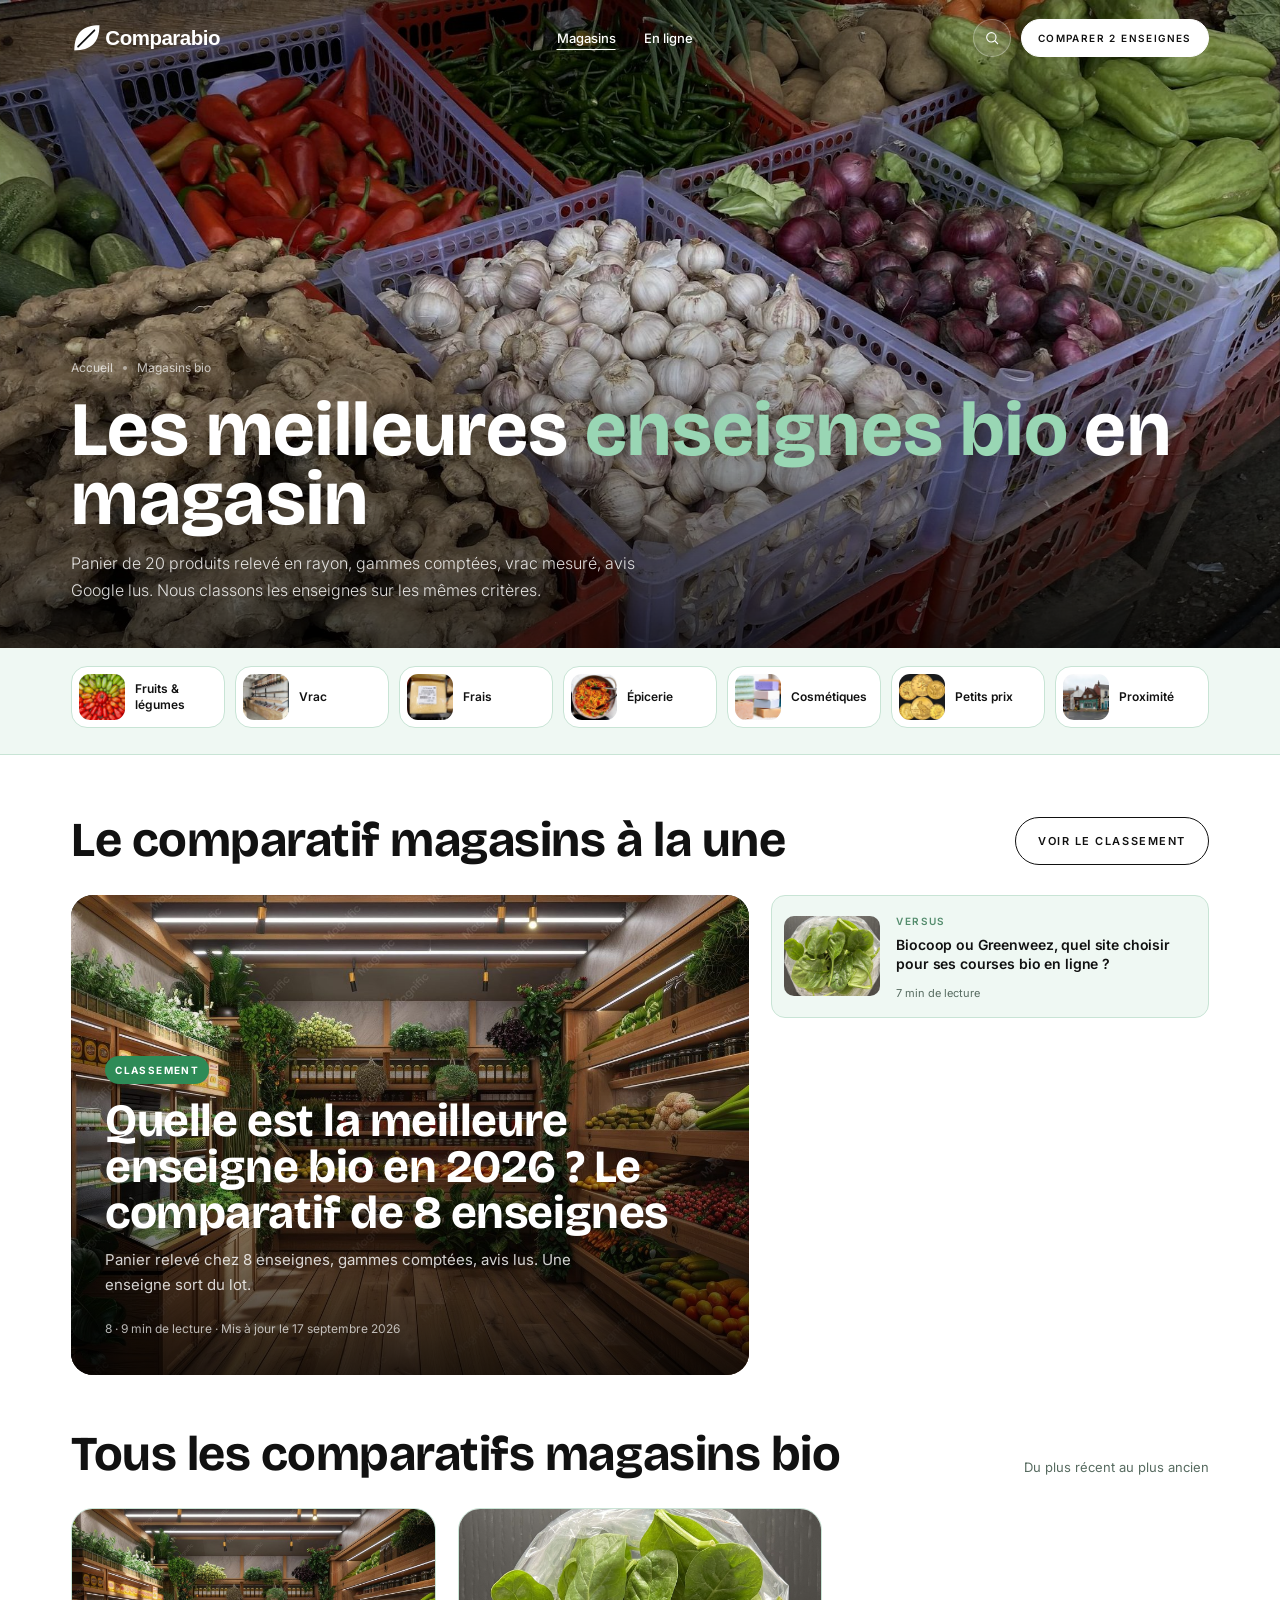
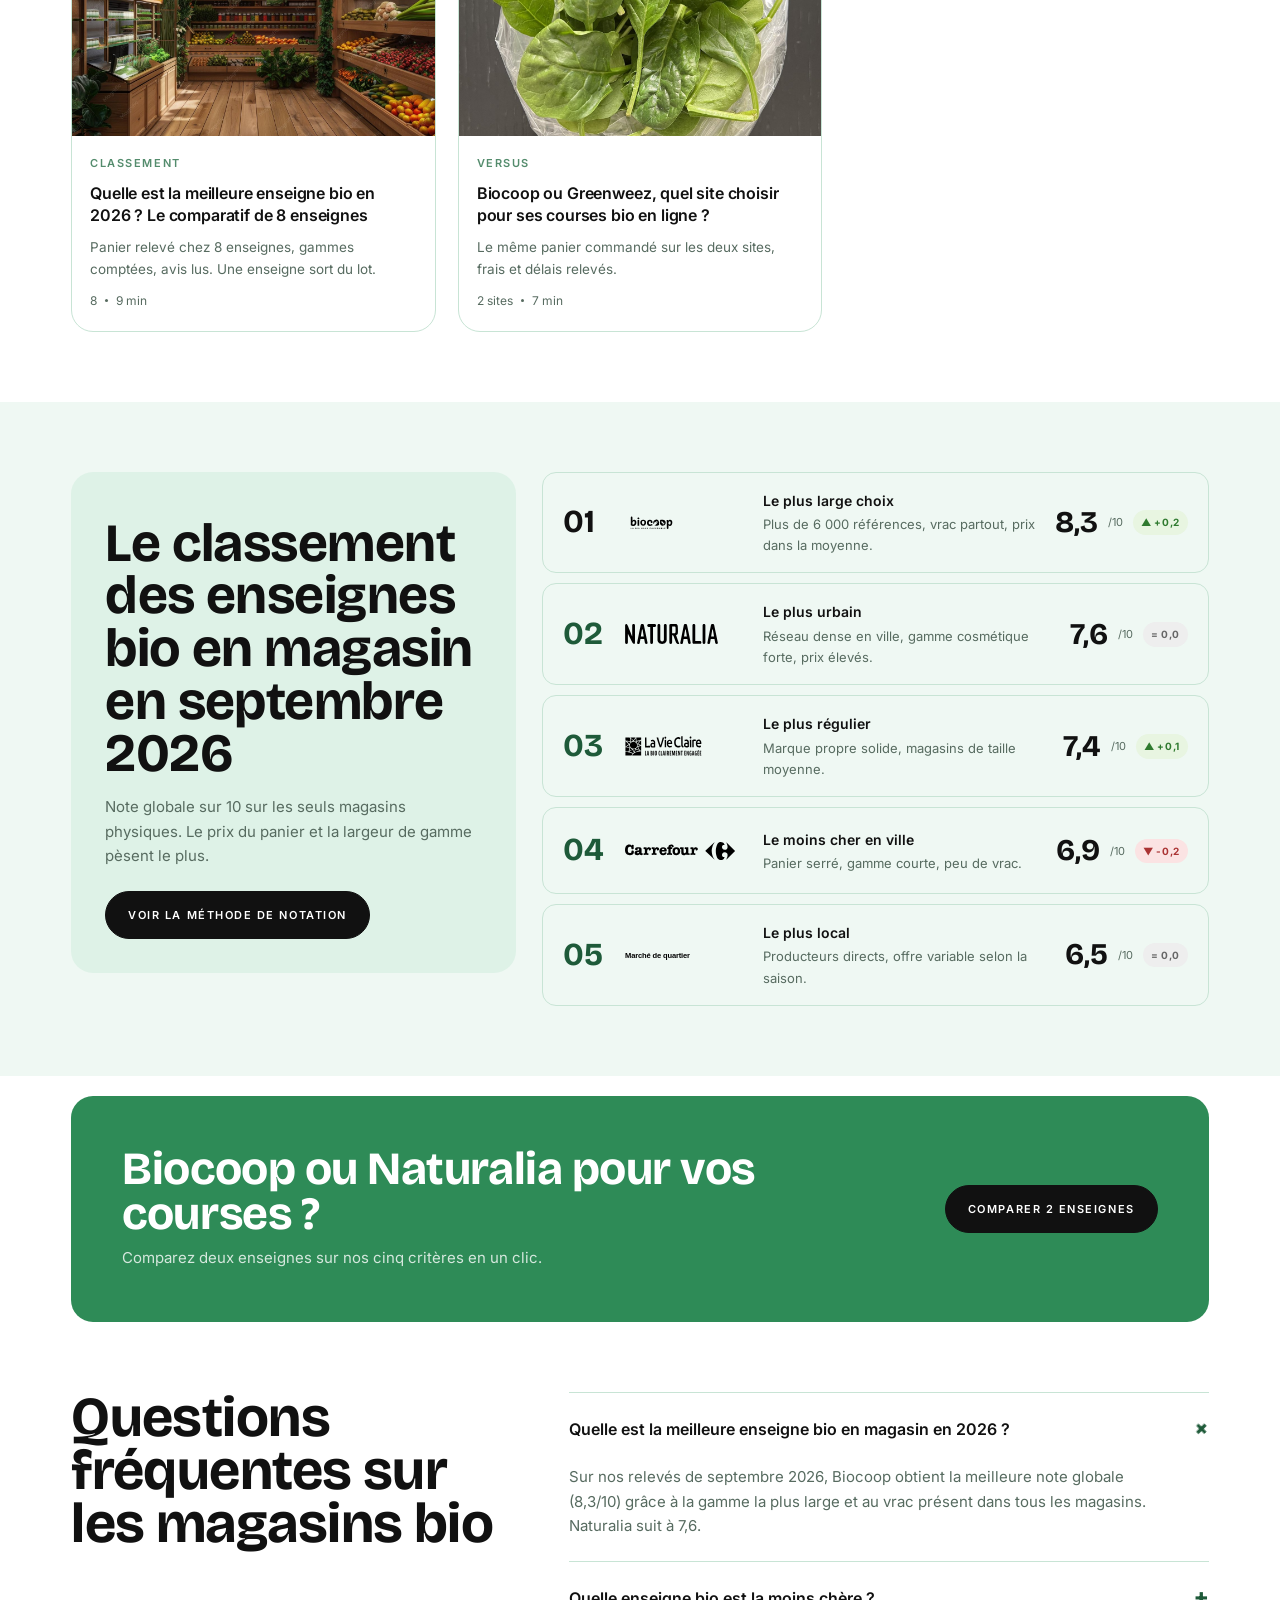
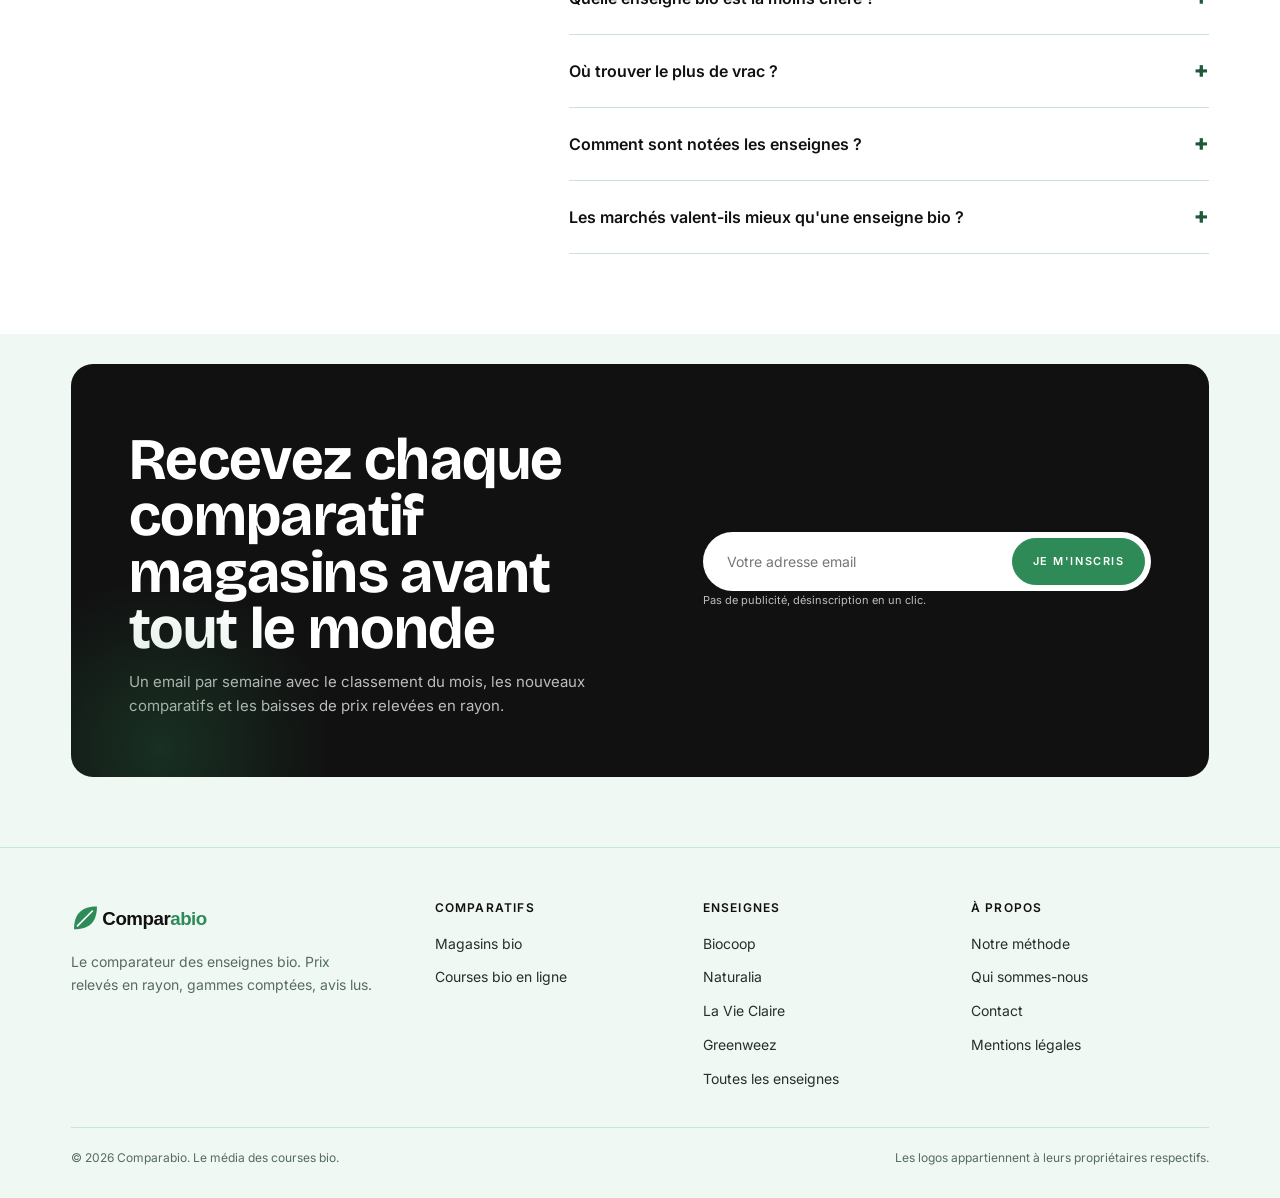
<file: magasins/index.html>
<!doctype html>
<html lang="fr">
<head>
<meta charset="utf-8">
<meta name="viewport" content="width=device-width, initial-scale=1">
<title>Meilleures enseignes bio en magasin 2026, comparatif et classement</title>
<meta name="description" content="Comparatif des enseignes bio en magasin, Biocoop, Naturalia, La Vie Claire, Carrefour Bio. Panier relevé en rayon, largeur de gamme, vrac, avis clients. Le classement 2026.">
<link rel="canonical" href="https://analytics-ds.github.io/zz-test-pbn-ao/magasins/">
<meta property="og:type" content="website">
<meta property="og:site_name" content="Comparabio">
<meta property="og:title" content="Meilleures enseignes bio en magasin 2026, comparatif et classement">
<meta property="og:description" content="Comparatif des enseignes bio en magasin, Biocoop, Naturalia, La Vie Claire, Carrefour Bio. Panier relevé en rayon, largeur de gamme, vrac, avis clients. Le classement 2026.">
<meta property="og:url" content="https://analytics-ds.github.io/zz-test-pbn-ao/magasins/">
<meta property="og:image" content="https://analytics-ds.github.io/zz-test-pbn-ao/assets/img/cat-magasins-hero.jpg">
<link rel="preconnect" href="https://fonts.googleapis.com">
<link rel="preconnect" href="https://fonts.gstatic.com" crossorigin>
<link href="https://fonts.googleapis.com/css2?family=Bricolage+Grotesque:wght@600;700;800&family=Inter:wght@300;400;500;600&display=swap" rel="stylesheet">
<link rel="icon" href="../assets/logo/favicon.svg" type="image/svg+xml">
<link rel="icon" type="image/png" sizes="32x32" href="../assets/logo/favicon-32.png">
<link rel="apple-touch-icon" href="../assets/logo/apple-touch-icon.png">
<meta name="theme-color" content="#2E8B57">
<link rel="stylesheet" href="../assets/css/site.css?v=7">
<script type="application/ld+json">{"@context": "https://schema.org", "@type": "CollectionPage", "name": "Meilleures enseignes bio en magasin 2026, comparatif et classement", "description": "Comparatif des enseignes bio en magasin, Biocoop, Naturalia, La Vie Claire, Carrefour Bio. Panier relevé en rayon, largeur de gamme, vrac, avis clients. Le classement 2026.", "url": "https://analytics-ds.github.io/zz-test-pbn-ao/magasins/", "inLanguage": "fr-FR", "isPartOf": {"@type": "WebSite", "name": "Comparabio", "url": "https://analytics-ds.github.io/zz-test-pbn-ao/"}, "hasPart": [{"@type": "Article", "headline": "Quelle est la meilleure enseigne bio en 2026 ? Le comparatif de 8 enseignes", "url": "https://analytics-ds.github.io/zz-test-pbn-ao/magasins/meilleure-enseigne-bio/"}]}</script>
<script type="application/ld+json">{"@context": "https://schema.org", "@type": "FAQPage", "mainEntity": [{"@type": "Question", "name": "Quelle est la meilleure enseigne bio en magasin en 2026 ?", "acceptedAnswer": {"@type": "Answer", "text": "Sur nos relevés de septembre 2026, Biocoop obtient la meilleure note globale (8,3/10) grâce à la gamme la plus large et au vrac présent dans tous les magasins. Naturalia suit à 7,6."}}, {"@type": "Question", "name": "Quelle enseigne bio est la moins chère ?", "acceptedAnswer": {"@type": "Answer", "text": "Carrefour Bio affiche le panier de 20 produits le plus bas en ville (54 €), Biocoop se place à 61 € et Naturalia à 68 €."}}, {"@type": "Question", "name": "Où trouver le plus de vrac ?", "acceptedAnswer": {"@type": "Answer", "text": "Biocoop propose du vrac dans 100 % de ses magasins avec en moyenne 180 références, contre 90 chez La Vie Claire et 40 chez Naturalia."}}, {"@type": "Question", "name": "Comment sont notées les enseignes ?", "acceptedAnswer": {"@type": "Answer", "text": "Cinq critères sur 10, prix du panier, largeur de gamme, proximité, avis clients et note globale pondérée. Les prix sont relevés en rayon hors promotion."}}, {"@type": "Question", "name": "Les marchés valent-ils mieux qu'une enseigne bio ?", "acceptedAnswer": {"@type": "Answer", "text": "Pour les fruits et légumes de saison, souvent oui sur le prix. Pour l'épicerie, le frais et les cosmétiques, une enseigne garde l'avantage de la gamme."}}]}</script>
<script type="application/ld+json">{"@context": "https://schema.org", "@type": "ItemList", "name": "Le classement des enseignes bio en magasin en septembre 2026", "itemListOrder": "https://schema.org/ItemListOrderDescending", "numberOfItems": 5, "itemListElement": [{"@type": "ListItem", "position": 1, "name": "Biocoop", "description": "Note 8,3/10. Le plus large choix. Plus de 6 000 références, vrac partout, prix dans la moyenne."}, {"@type": "ListItem", "position": 2, "name": "Naturalia", "description": "Note 7,6/10. Le plus urbain. Réseau dense en ville, gamme cosmétique forte, prix élevés."}, {"@type": "ListItem", "position": 3, "name": "La Vie Claire", "description": "Note 7,4/10. Le plus régulier. Marque propre solide, magasins de taille moyenne."}, {"@type": "ListItem", "position": 4, "name": "Carrefour Bio", "description": "Note 6,9/10. Le moins cher en ville. Panier serré, gamme courte, peu de vrac."}, {"@type": "ListItem", "position": 5, "name": "Marché de quartier", "description": "Note 6,5/10. Le plus local. Producteurs directs, offre variable selon la saison."}]}</script>
<script type="application/ld+json">{"@context": "https://schema.org", "@type": "BreadcrumbList", "itemListElement": [{"@type": "ListItem", "position": 1, "name": "Accueil", "item": "https://analytics-ds.github.io/zz-test-pbn-ao/"}, {"@type": "ListItem", "position": 2, "name": "Magasins bio", "item": "https://analytics-ds.github.io/zz-test-pbn-ao/magasins/"}]}</script>
</head>
<body>

<header>
  <div class="wrap nav">
    <a class="logo" href="../" aria-label="Comparabio, accueil"><img class="l-light" src="../assets/logo/logo-light.svg" alt="Comparabio" width="620" height="133"><img class="l-dark" src="../assets/logo/logo.svg" alt="" aria-hidden="true" width="620" height="133"></a>
    <ul class="menu">
      <li><a href="../magasins/" style="text-decoration:underline;text-underline-offset:6px">Magasins</a></li>
      <li><a href="../en-ligne/">En ligne</a></li>
    </ul>
    <div class="nav-actions">
      <a class="iconbtn" href="../#outil" aria-label="Rechercher"><svg viewBox="0 0 24 24"><circle cx="11" cy="11" r="7"/><path d="M16 16l5 5"/></svg></a>
      <a class="btn btn-dark" href="../#outil">Comparer 2 enseignes</a>
      <button class="burger" aria-label="Menu"><svg width="22" height="14" viewBox="0 0 22 14" fill="none" stroke="#111" stroke-width="1.7"><path d="M0 1h22M0 7h22M0 13h22"/></svg></button>
    </div>
  </div>
</header>

<section class="hero cat-hero">
  <img class="hero-bg" src="../assets/img/cat-magasins-hero.jpg" alt="Rayon de fruits et légumes bio" width="2000" height="900" fetchpriority="high">
  <div class="wrap hero-inner">
    <nav class="crumbs" aria-label="Fil d'Ariane"><a href="../">Accueil</a><i></i><span>Magasins bio</span></nav>
    <h1>Les meilleures <em>enseignes bio</em> en magasin</h1>
    <p>Panier de 20 produits relevé en rayon, gammes comptées, vrac mesuré, avis Google lus. Nous classons les enseignes sur les mêmes critères.</p>
  </div>
</section>

<nav class="subnav" aria-label="Sous-catégories">
  <div class="wrap subcards">
    <a class="subcard" href="#articles"><img src="../assets/img/sub-legumes.jpg" alt="" width="56" height="56" loading="lazy"><span>Fruits &amp; légumes</span><i><svg viewBox="0 0 24 24"><path d="M5 12h14M13 6l6 6-6 6"/></svg></i></a>
    <a class="subcard" href="#articles"><img src="../assets/img/sub-vrac.jpg" alt="" width="56" height="56" loading="lazy"><span>Vrac</span><i><svg viewBox="0 0 24 24"><path d="M5 12h14M13 6l6 6-6 6"/></svg></i></a>
    <a class="subcard" href="#articles"><img src="../assets/img/sub-frais.jpg" alt="" width="56" height="56" loading="lazy"><span>Frais</span><i><svg viewBox="0 0 24 24"><path d="M5 12h14M13 6l6 6-6 6"/></svg></i></a>
    <a class="subcard" href="#articles"><img src="../assets/img/sub-epicerie.jpg" alt="" width="56" height="56" loading="lazy"><span>Épicerie</span><i><svg viewBox="0 0 24 24"><path d="M5 12h14M13 6l6 6-6 6"/></svg></i></a>
    <a class="subcard" href="#articles"><img src="../assets/img/sub-cosmetique.jpg" alt="" width="56" height="56" loading="lazy"><span>Cosmétiques</span><i><svg viewBox="0 0 24 24"><path d="M5 12h14M13 6l6 6-6 6"/></svg></i></a>
    <a class="subcard" href="#articles"><img src="../assets/img/sub-prix.jpg" alt="" width="56" height="56" loading="lazy"><span>Petits prix</span><i><svg viewBox="0 0 24 24"><path d="M5 12h14M13 6l6 6-6 6"/></svg></i></a>
    <a class="subcard" href="#articles"><img src="../assets/img/sub-magasin.jpg" alt="" width="56" height="56" loading="lazy"><span>Proximité</span><i><svg viewBox="0 0 24 24"><path d="M5 12h14M13 6l6 6-6 6"/></svg></i></a>
  </div>
</nav>

<section class="cat-featured" id="articles">
  <div class="wrap">
    <div class="section-head">
      <h2>Le comparatif magasins à la une</h2>
      <a class="btn btn-ghost" href="#classement">Voir le classement</a>
    </div>
    <div class="feat-grid">
      <a class="feat-main" href="../magasins/meilleure-enseigne-bio/">
        <img src="../assets/img/art-1.jpg" alt="Rayon d'un magasin bio" width="800" height="560">
        <div class="feat-body">
          <span class="tag">Classement</span>
          <h2>Quelle est la meilleure enseigne bio en 2026 ? Le comparatif de 8 enseignes</h2>
          <p>Panier relevé chez 8 enseignes, gammes comptées, avis lus. Une enseigne sort du lot.</p>
          <span class="feat-meta">8 · 9 min de lecture · Mis à jour le 17 septembre 2026</span>
        </div>
      </a>
      <div class="feat-side">
        <a class="side-item" href="../en-ligne/biocoop-ou-greenweez/"><img src="../assets/img/une.jpg" alt="" width="96" height="80"><div><span class="eyebrow">Versus</span><h3>Biocoop ou Greenweez, quel site choisir pour ses courses bio en ligne ?</h3><small>7 min de lecture</small></div></a>
      </div>
    </div>
  </div>
</section>

<section class="cat-grid">
  <div class="wrap">
    <div class="section-head">
      <h2>Tous les comparatifs magasins bio</h2>
      <span style="font-size:13px;color:var(--muted)">Du plus récent au plus ancien</span>
    </div>
    <div class="grid3">
      <a class="post big" href="../magasins/meilleure-enseigne-bio/"><img src="../assets/img/art-1.jpg" alt="" width="800" height="560"><div class="post-body"><span class="eyebrow">Classement</span><h3>Quelle est la meilleure enseigne bio en 2026 ? Le comparatif de 8 enseignes</h3><p class="excerpt">Panier relevé chez 8 enseignes, gammes comptées, avis lus. Une enseigne sort du lot.</p><span class="meta">8 <i></i> 9 min</span></div></a>
      <a class="post big" href="../en-ligne/biocoop-ou-greenweez/"><img src="../assets/img/une.jpg" alt="" width="800" height="560"><div class="post-body"><span class="eyebrow">Versus</span><h3>Biocoop ou Greenweez, quel site choisir pour ses courses bio en ligne ?</h3><p class="excerpt">Le même panier commandé sur les deux sites, frais et délais relevés.</p><span class="meta">2 sites <i></i> 7 min</span></div></a>
    </div>
  </div>
</section>

<section class="cat-rank" id="classement">
  <div class="wrap rank-grid">
    <div class="rank-intro">
      <h2>Le classement des enseignes bio en magasin en septembre 2026</h2>
      <p>Note globale sur 10 sur les seuls magasins physiques. Le prix du panier et la largeur de gamme pèsent le plus.</p>
      <a class="btn btn-dark" href="../#methode">Voir la méthode de notation</a>
    </div>
    <div class="rank-list">
      <div class="rank-row"><span class="pos first">01</span><img src="../assets/logos/biocoop.svg" alt="Biocoop"><div class="why"><b>Le plus large choix</b>Plus de 6 000 références, vrac partout, prix dans la moyenne.</div><div class="score"><b>8,3</b><small>/10</small><span class="chip">▲ +0,2</span></div></div>
      <div class="rank-row"><span class="pos">02</span><img src="../assets/logos/naturalia.svg" alt="Naturalia"><div class="why"><b>Le plus urbain</b>Réseau dense en ville, gamme cosmétique forte, prix élevés.</div><div class="score"><b>7,6</b><small>/10</small><span class="chip flat">= 0,0</span></div></div>
      <div class="rank-row"><span class="pos">03</span><img src="../assets/logos/la-vie-claire.svg" alt="La Vie Claire"><div class="why"><b>Le plus régulier</b>Marque propre solide, magasins de taille moyenne.</div><div class="score"><b>7,4</b><small>/10</small><span class="chip">▲ +0,1</span></div></div>
      <div class="rank-row"><span class="pos">04</span><img src="../assets/logos/carrefour.svg" alt="Carrefour Bio"><div class="why"><b>Le moins cher en ville</b>Panier serré, gamme courte, peu de vrac.</div><div class="score"><b>6,9</b><small>/10</small><span class="chip down">▼ -0,2</span></div></div>
      <div class="rank-row"><span class="pos">05</span><img src="../assets/logos/generique.svg" alt="Marché de quartier"><div class="why"><b>Le plus local</b>Producteurs directs, offre variable selon la saison.</div><div class="score"><b>6,5</b><small>/10</small><span class="chip flat">= 0,0</span></div></div>
    </div>
  </div>
</section>

<section class="cta-band">
  <div class="wrap">
    <div class="cta-card">
      <div><h2>Biocoop ou Naturalia pour vos courses ?</h2><p>Comparez deux enseignes sur nos cinq critères en un clic.</p></div>
      <a class="btn btn-dark" href="../#outil">Comparer 2 enseignes</a>
    </div>
  </div>
</section>

<section class="faq">
  <div class="wrap faq-head">
    <h2>Questions fréquentes sur les magasins bio</h2>
    <div>
      <details open><summary>Quelle est la meilleure enseigne bio en magasin en 2026 ?</summary><p>Sur nos relevés de septembre 2026, Biocoop obtient la meilleure note globale (8,3/10) grâce à la gamme la plus large et au vrac présent dans tous les magasins. Naturalia suit à 7,6.</p></details>
      <details><summary>Quelle enseigne bio est la moins chère ?</summary><p>Carrefour Bio affiche le panier de 20 produits le plus bas en ville (54 €), Biocoop se place à 61 € et Naturalia à 68 €.</p></details>
      <details><summary>Où trouver le plus de vrac ?</summary><p>Biocoop propose du vrac dans 100 % de ses magasins avec en moyenne 180 références, contre 90 chez La Vie Claire et 40 chez Naturalia.</p></details>
      <details><summary>Comment sont notées les enseignes ?</summary><p>Cinq critères sur 10, prix du panier, largeur de gamme, proximité, avis clients et note globale pondérée. Les prix sont relevés en rayon hors promotion.</p></details>
      <details><summary>Les marchés valent-ils mieux qu'une enseigne bio ?</summary><p>Pour les fruits et légumes de saison, souvent oui sur le prix. Pour l'épicerie, le frais et les cosmétiques, une enseigne garde l'avantage de la gamme.</p></details>
    </div>
  </div>
</section>

<section class="news" id="newsletter">
  <div class="wrap">
    <div class="news-card">
      <div>
        <h2>Recevez chaque comparatif magasins avant tout le monde</h2>
        <p>Un email par semaine avec le classement du mois, les nouveaux comparatifs et les baisses de prix relevées en rayon.</p>
      </div>
      <div>
        <form class="form" onsubmit="return false">
          <input type="email" placeholder="Votre adresse email" aria-label="Adresse email" required>
          <button class="btn btn-yellow" type="submit">Je m'inscris</button>
        </form>
        <p class="form-note">Pas de publicité, désinscription en un clic.</p>
      </div>
    </div>
  </div>
</section>

<footer>
  <div class="wrap">
    <div class="foot-grid">
      <div class="foot-brand"><a class="logo" href="../" aria-label="Comparabio, accueil"><img src="../assets/logo/logo.svg" alt="Comparabio" width="620" height="133" loading="lazy"></a><p>Le comparateur des enseignes bio. Prix relevés en rayon, gammes comptées, avis lus.</p></div>
      <div><h4>Comparatifs</h4><ul><li><a href="../magasins/">Magasins bio</a></li><li><a href="../en-ligne/">Courses bio en ligne</a></li></ul></div>
      <div><h4>Enseignes</h4><ul><li><a href="magasins/">Biocoop</a></li><li><a href="magasins/">Naturalia</a></li><li><a href="magasins/">La Vie Claire</a></li><li><a href="en-ligne/">Greenweez</a></li><li><a href="../#marques">Toutes les enseignes</a></li></ul></div>
      <div><h4>À propos</h4><ul><li><a href="../#methode">Notre méthode</a></li><li><a href="../a-propos/">Qui sommes-nous</a></li><li><a href="../a-propos/#contact">Contact</a></li><li><a href="../mentions-legales/">Mentions légales</a></li></ul></div>
    </div>
    <div class="foot-bottom"><span>© 2026 Comparabio. Le média des courses bio.</span><span>Les logos appartiennent à leurs propriétaires respectifs.</span></div>
  </div>
</footer>

<script src="../assets/js/site.js?v=7"></script>
</body>
</html>
</file>
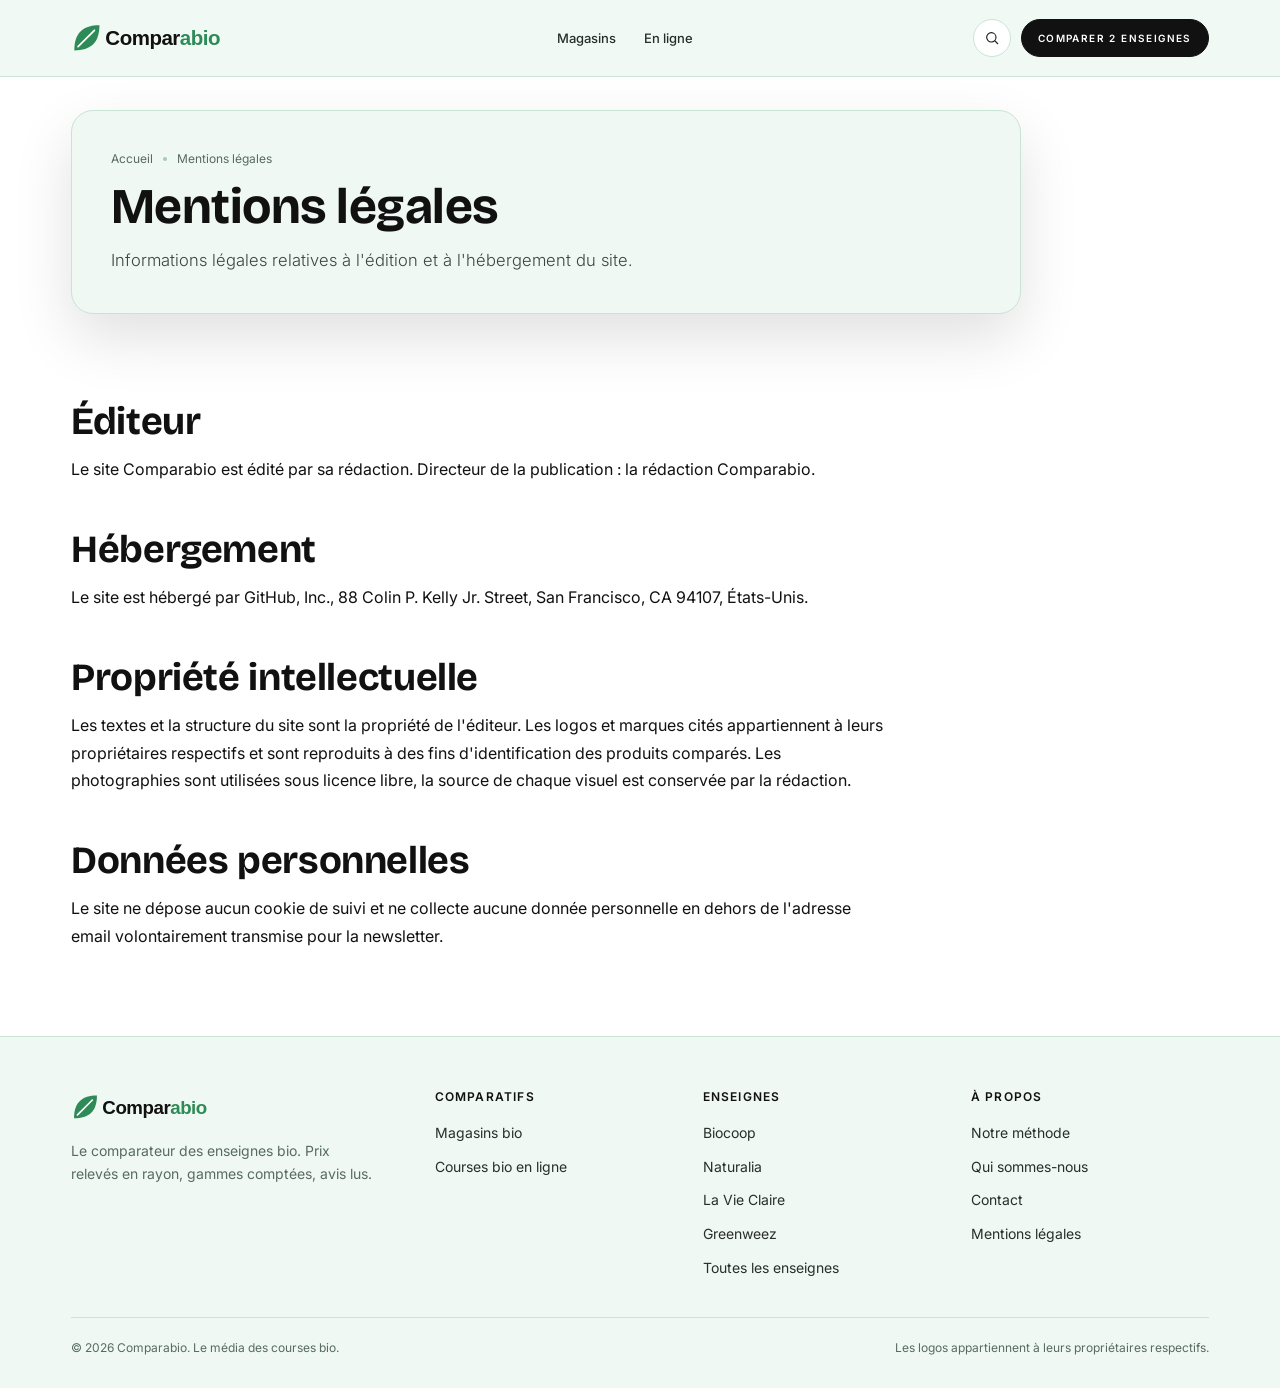
<file: mentions-legales/index.html>
<!doctype html>
<html lang="fr">
<head>
<meta charset="utf-8">
<meta name="viewport" content="width=device-width, initial-scale=1">
<title>Mentions légales, Comparabio</title>
<meta name="description" content="Mentions légales du site Comparabio.">
<link rel="canonical" href="https://analytics-ds.github.io/zz-test-pbn-ao/mentions-legales/">
<meta property="og:type" content="website">
<meta property="og:site_name" content="Comparabio">
<meta property="og:title" content="Mentions légales, Comparabio">
<meta property="og:description" content="Mentions légales du site Comparabio.">
<meta property="og:url" content="https://analytics-ds.github.io/zz-test-pbn-ao/mentions-legales/">
<link rel="preconnect" href="https://fonts.googleapis.com">
<link rel="preconnect" href="https://fonts.gstatic.com" crossorigin>
<link href="https://fonts.googleapis.com/css2?family=Bricolage+Grotesque:wght@600;700;800&family=Inter:wght@300;400;500;600&display=swap" rel="stylesheet">
<link rel="icon" href="../assets/logo/favicon.svg" type="image/svg+xml">
<link rel="icon" type="image/png" sizes="32x32" href="../assets/logo/favicon-32.png">
<link rel="apple-touch-icon" href="../assets/logo/apple-touch-icon.png">
<meta name="theme-color" content="#2E8B57">
<link rel="stylesheet" href="../assets/css/site.css?v=7">
<script type="application/ld+json">{"@context": "https://schema.org", "@type": "Organization", "name": "Comparabio", "url": "https://analytics-ds.github.io/zz-test-pbn-ao/", "logo": "https://analytics-ds.github.io/zz-test-pbn-ao/assets/logo/logo.svg", "description": "Le comparateur des enseignes bio. Prix relevés en rayon, gammes comptées, avis lus."}</script>
<script type="application/ld+json">{"@context": "https://schema.org", "@type": "WebPage", "name": "Mentions légales, Comparabio", "url": "https://analytics-ds.github.io/zz-test-pbn-ao/mentions-legales/", "inLanguage": "fr-FR"}</script>
</head>
<body>

<header class="scrolled">
  <div class="wrap nav">
    <a class="logo" href="../" aria-label="Comparabio, accueil"><img class="l-light" src="../assets/logo/logo-light.svg" alt="Comparabio" width="620" height="133"><img class="l-dark" src="../assets/logo/logo.svg" alt="" aria-hidden="true" width="620" height="133"></a>
    <ul class="menu">
      <li><a href="../magasins/">Magasins</a></li>
      <li><a href="../en-ligne/">En ligne</a></li>
    </ul>
    <div class="nav-actions">
      <a class="iconbtn" href="../#outil" aria-label="Rechercher"><svg viewBox="0 0 24 24"><circle cx="11" cy="11" r="7"/><path d="M16 16l5 5"/></svg></a>
      <a class="btn btn-dark" href="../#outil">Comparer 2 enseignes</a>
      <button class="burger" aria-label="Menu"><svg width="22" height="14" viewBox="0 0 22 14" fill="none" stroke="#111" stroke-width="1.7"><path d="M0 1h22M0 7h22M0 13h22"/></svg></button>
    </div>
  </div>
</header>

<section class="art-head" style="padding-top:110px">
  <div class="wrap">
    <div class="art-card" style="margin-top:0">
      <nav class="crumbs" aria-label="Fil d'Ariane"><a href="../">Accueil</a><i></i><span>Mentions légales</span></nav>
      <h1>Mentions légales</h1>
      <p class="art-lead">Informations légales relatives à l'édition et à l'hébergement du site.</p>
    </div>
  </div>
</section>

<section class="art-body">
  <div class="wrap">
    <article class="prose" style="max-width:820px">
      <h2 id="0">Éditeur</h2><p>Le site Comparabio est édité par sa rédaction. Directeur de la publication : la rédaction Comparabio.</p><h2 id="1">Hébergement</h2><p>Le site est hébergé par GitHub, Inc., 88 Colin P. Kelly Jr. Street, San Francisco, CA 94107, États-Unis.</p><h2 id="2">Propriété intellectuelle</h2><p>Les textes et la structure du site sont la propriété de l'éditeur. Les logos et marques cités appartiennent à leurs propriétaires respectifs et sont reproduits à des fins d'identification des produits comparés. Les photographies sont utilisées sous licence libre, la source de chaque visuel est conservée par la rédaction.</p><h2 id="3">Données personnelles</h2><p>Le site ne dépose aucun cookie de suivi et ne collecte aucune donnée personnelle en dehors de l'adresse email volontairement transmise pour la newsletter.</p>
    </article>
  </div>
</section>

<footer>
  <div class="wrap">
    <div class="foot-grid">
      <div class="foot-brand"><a class="logo" href="../" aria-label="Comparabio, accueil"><img src="../assets/logo/logo.svg" alt="Comparabio" width="620" height="133" loading="lazy"></a><p>Le comparateur des enseignes bio. Prix relevés en rayon, gammes comptées, avis lus.</p></div>
      <div><h4>Comparatifs</h4><ul><li><a href="../magasins/">Magasins bio</a></li><li><a href="../en-ligne/">Courses bio en ligne</a></li></ul></div>
      <div><h4>Enseignes</h4><ul><li><a href="magasins/">Biocoop</a></li><li><a href="magasins/">Naturalia</a></li><li><a href="magasins/">La Vie Claire</a></li><li><a href="en-ligne/">Greenweez</a></li><li><a href="../#marques">Toutes les enseignes</a></li></ul></div>
      <div><h4>À propos</h4><ul><li><a href="../#methode">Notre méthode</a></li><li><a href="../a-propos/">Qui sommes-nous</a></li><li><a href="../a-propos/#contact">Contact</a></li><li><a href="../mentions-legales/">Mentions légales</a></li></ul></div>
    </div>
    <div class="foot-bottom"><span>© 2026 Comparabio. Le média des courses bio.</span><span>Les logos appartiennent à leurs propriétaires respectifs.</span></div>
  </div>
</footer>

<script src="../assets/js/site.js?v=7"></script>
</body>
</html>
</file>
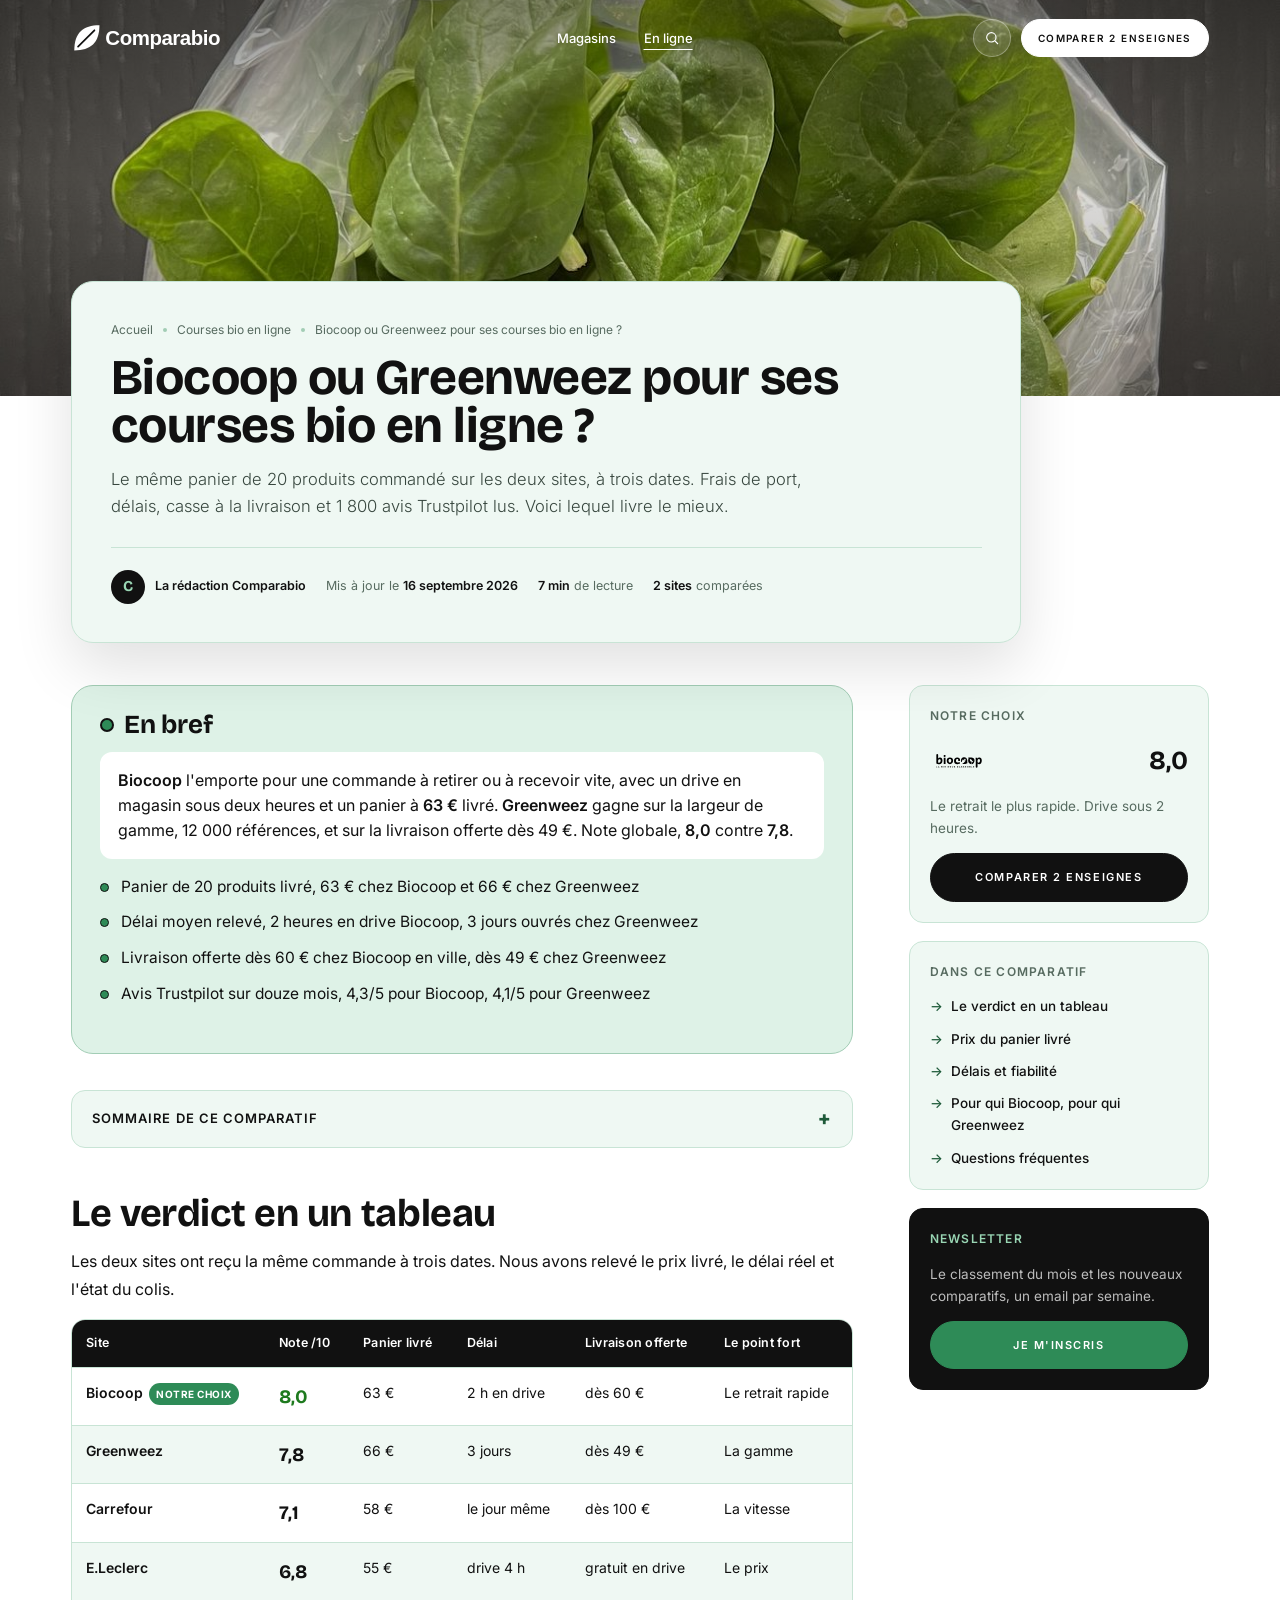
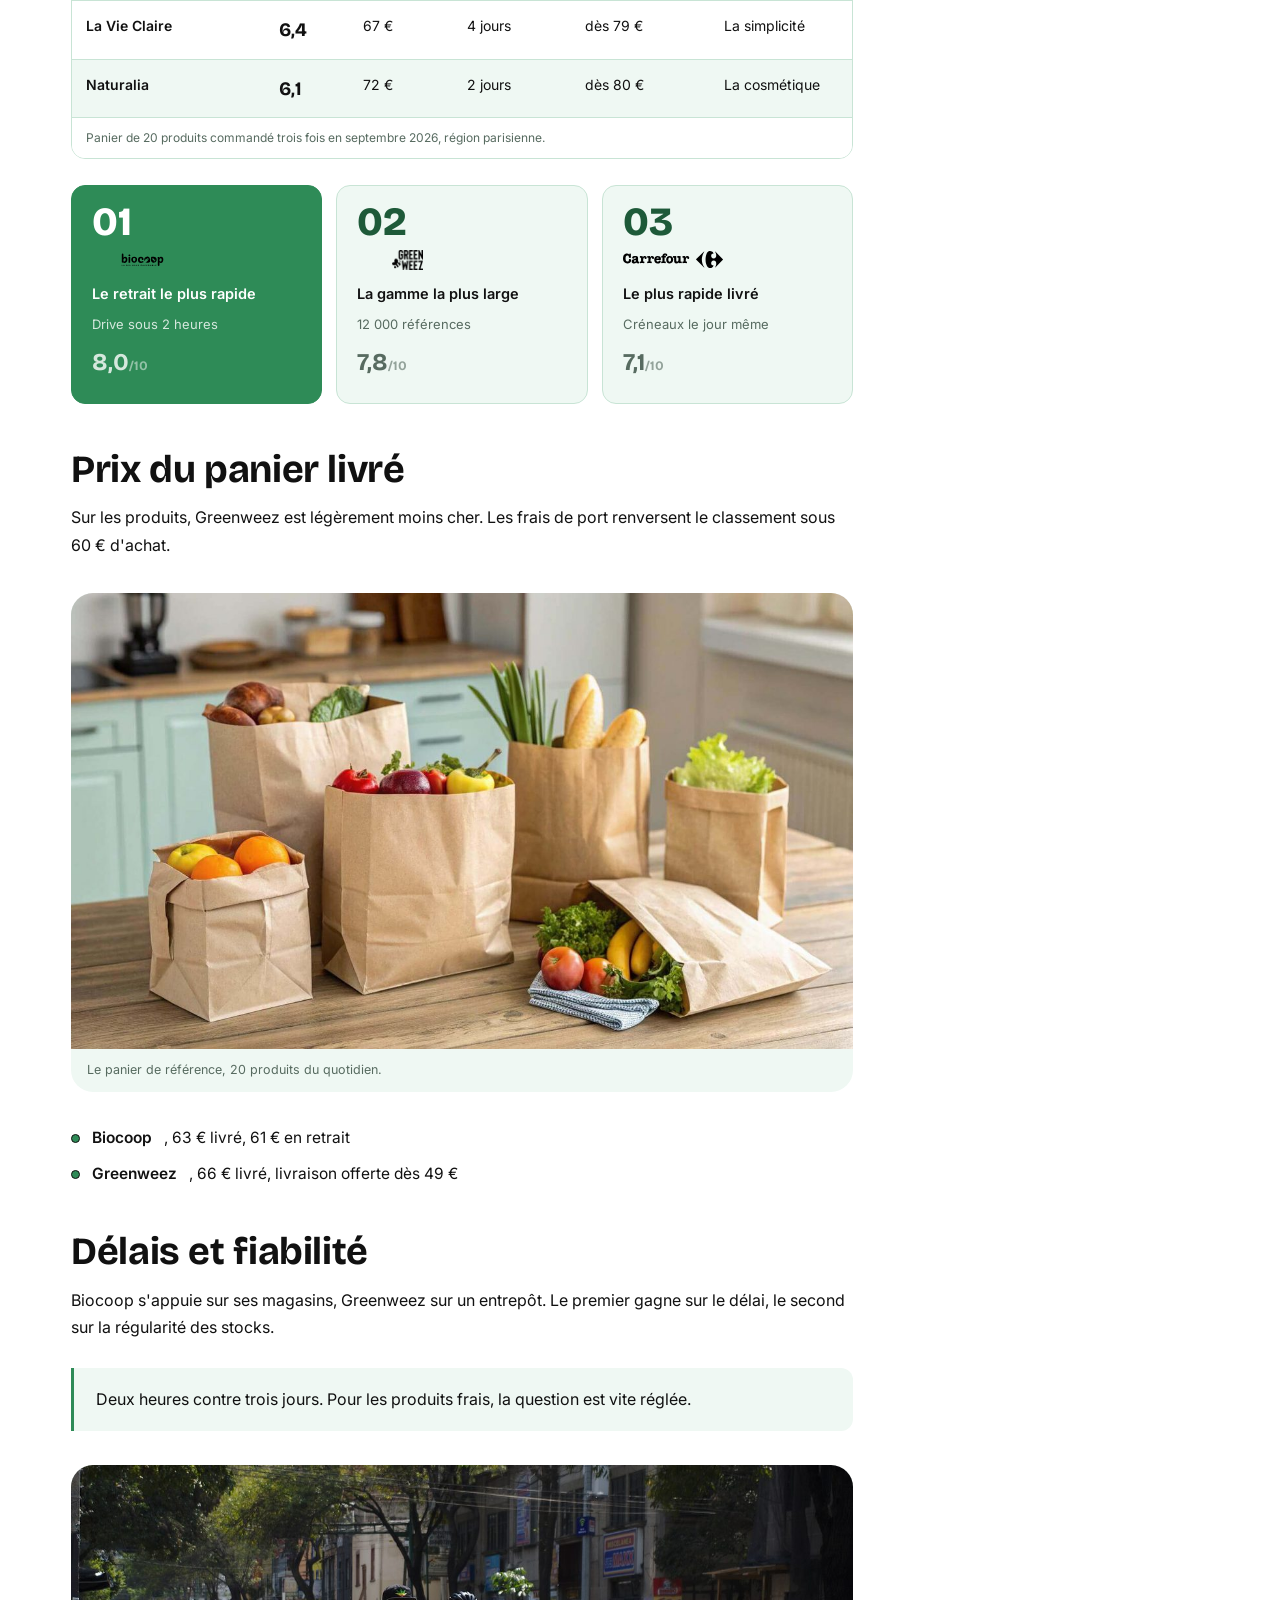
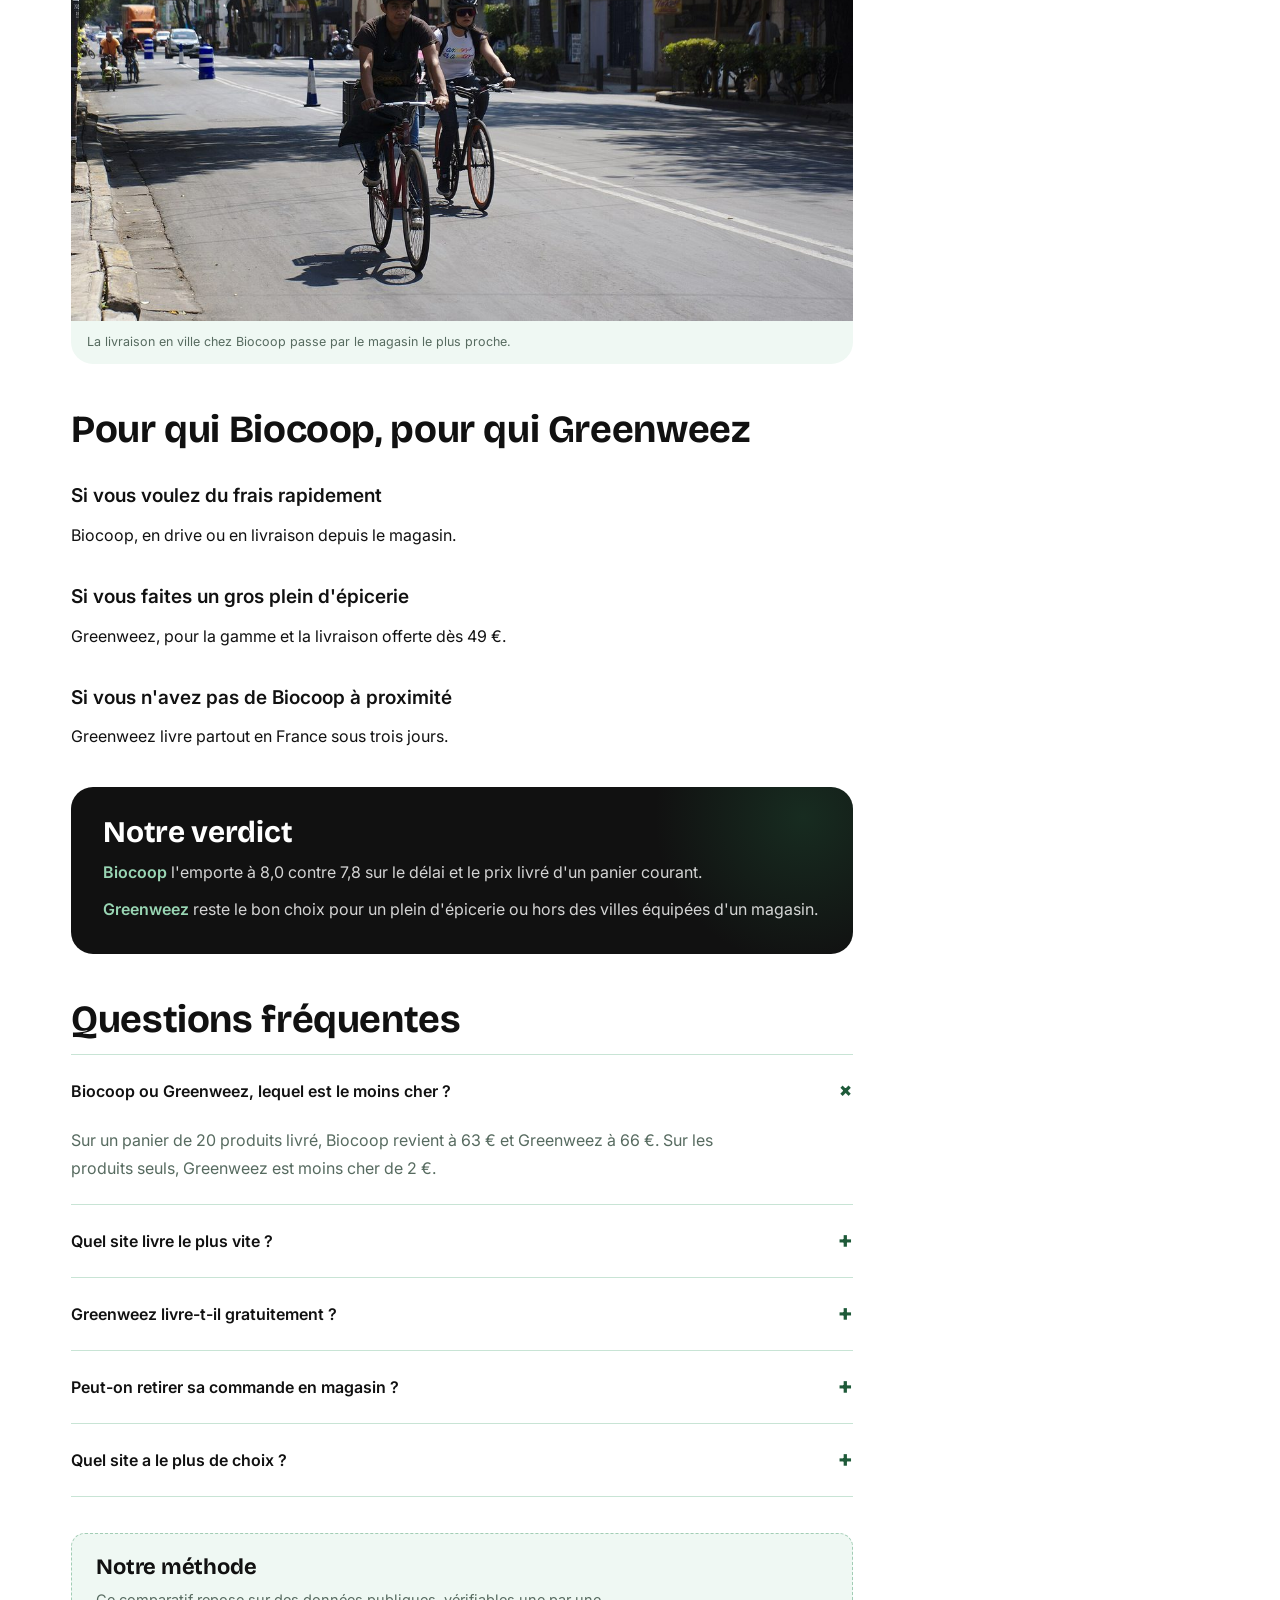
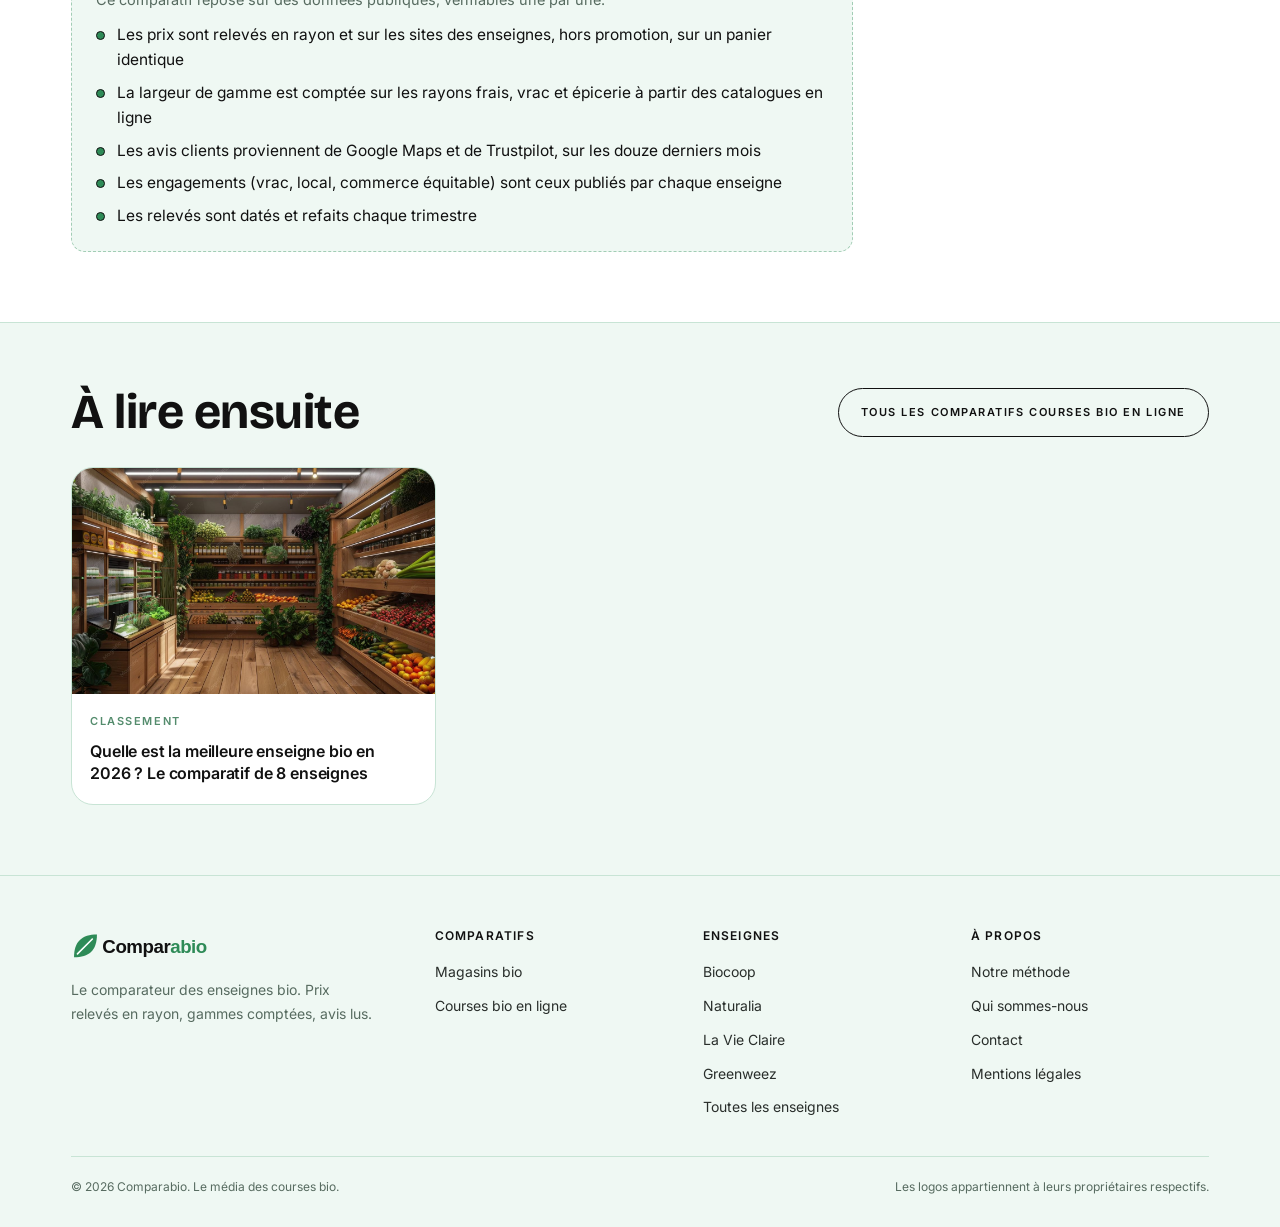
<file: en-ligne/biocoop-ou-greenweez/index.html>
<!doctype html>
<html lang="fr">
<head>
<meta charset="utf-8">
<meta name="viewport" content="width=device-width, initial-scale=1">
<title>Biocoop ou Greenweez, quel site choisir pour ses courses bio en ligne ?</title>
<meta name="description" content="Biocoop ou Greenweez pour commander ses courses bio ? Le même panier de 20 produits commandé sur les deux sites, frais de port, délais et 1 800 avis Trustpilot comparés. Verdict chiffré.">
<link rel="canonical" href="https://analytics-ds.github.io/zz-test-pbn-ao/en-ligne/biocoop-ou-greenweez/">
<meta property="og:type" content="article">
<meta property="og:site_name" content="Comparabio">
<meta property="og:title" content="Biocoop ou Greenweez, quel site choisir pour ses courses bio en ligne ?">
<meta property="og:description" content="Biocoop ou Greenweez pour commander ses courses bio ? Le même panier de 20 produits commandé sur les deux sites, frais de port, délais et 1 800 avis Trustpilot comparés. Verdict chiffré.">
<meta property="og:url" content="https://analytics-ds.github.io/zz-test-pbn-ao/en-ligne/biocoop-ou-greenweez/">
<meta property="og:image" content="https://analytics-ds.github.io/zz-test-pbn-ao/assets/img/une.jpg">
<link rel="preconnect" href="https://fonts.googleapis.com">
<link rel="preconnect" href="https://fonts.gstatic.com" crossorigin>
<link href="https://fonts.googleapis.com/css2?family=Bricolage+Grotesque:wght@600;700;800&family=Inter:wght@300;400;500;600&display=swap" rel="stylesheet">
<link rel="icon" href="../../assets/logo/favicon.svg" type="image/svg+xml">
<link rel="icon" type="image/png" sizes="32x32" href="../../assets/logo/favicon-32.png">
<link rel="apple-touch-icon" href="../../assets/logo/apple-touch-icon.png">
<meta name="theme-color" content="#2E8B57">
<link rel="stylesheet" href="../../assets/css/site.css?v=7">
<script type="application/ld+json">{"@context": "https://schema.org", "@type": "Article", "headline": "Biocoop ou Greenweez, quel site choisir pour ses courses bio en ligne ?", "description": "Biocoop ou Greenweez pour commander ses courses bio ? Le même panier de 20 produits commandé sur les deux sites, frais de port, délais et 1 800 avis Trustpilot comparés. Verdict chiffré.", "datePublished": "2026-09-16", "dateModified": "2026-09-16", "inLanguage": "fr-FR", "mainEntityOfPage": {"@type": "WebPage", "@id": "https://analytics-ds.github.io/zz-test-pbn-ao/en-ligne/biocoop-ou-greenweez/"}, "image": "https://analytics-ds.github.io/zz-test-pbn-ao/assets/img/une.jpg", "author": {"@type": "Organization", "name": "Comparabio", "url": "https://analytics-ds.github.io/zz-test-pbn-ao/"}, "publisher": {"@type": "Organization", "name": "Comparabio", "url": "https://analytics-ds.github.io/zz-test-pbn-ao/", "logo": {"@type": "ImageObject", "url": "https://analytics-ds.github.io/zz-test-pbn-ao/assets/logo/logo.svg"}}, "articleSection": "Courses bio en ligne", "about": ["Biocoop", "Greenweez", "Carrefour", "E.Leclerc", "La Vie Claire", "Naturalia"]}</script>
<script type="application/ld+json">{"@context": "https://schema.org", "@type": "FAQPage", "mainEntity": [{"@type": "Question", "name": "Biocoop ou Greenweez, lequel est le moins cher ?", "acceptedAnswer": {"@type": "Answer", "text": "Sur un panier de 20 produits livré, Biocoop revient à 63 € et Greenweez à 66 €. Sur les produits seuls, Greenweez est moins cher de 2 €."}}, {"@type": "Question", "name": "Quel site livre le plus vite ?", "acceptedAnswer": {"@type": "Answer", "text": "Biocoop en drive, sous deux heures. Greenweez livre en trois jours ouvrés en moyenne."}}, {"@type": "Question", "name": "Greenweez livre-t-il gratuitement ?", "acceptedAnswer": {"@type": "Answer", "text": "Oui dès 49 € d'achat, contre 60 € chez Biocoop en ville."}}, {"@type": "Question", "name": "Peut-on retirer sa commande en magasin ?", "acceptedAnswer": {"@type": "Answer", "text": "Chez Biocoop oui, gratuitement dans la plupart des magasins. Greenweez n'a pas de point de retrait propre."}}, {"@type": "Question", "name": "Quel site a le plus de choix ?", "acceptedAnswer": {"@type": "Answer", "text": "Greenweez avec 12 000 références, contre environ 6 000 en drive Biocoop."}}]}</script>
<script type="application/ld+json">{"@context": "https://schema.org", "@type": "ItemList", "name": "Biocoop ou Greenweez, quel site choisir pour ses courses bio en ligne ?", "itemListOrder": "https://schema.org/ItemListOrderDescending", "numberOfItems": 6, "itemListElement": [{"@type": "ListItem", "position": 1, "name": "Biocoop", "description": "Note 8,0/10. Le retrait rapide."}, {"@type": "ListItem", "position": 2, "name": "Greenweez", "description": "Note 7,8/10. La gamme."}, {"@type": "ListItem", "position": 3, "name": "Carrefour", "description": "Note 7,1/10. La vitesse."}, {"@type": "ListItem", "position": 4, "name": "E.Leclerc", "description": "Note 6,8/10. Le prix."}, {"@type": "ListItem", "position": 5, "name": "La Vie Claire", "description": "Note 6,4/10. La simplicité."}, {"@type": "ListItem", "position": 6, "name": "Naturalia", "description": "Note 6,1/10. La cosmétique."}]}</script>
<script type="application/ld+json">{"@context": "https://schema.org", "@type": "BreadcrumbList", "itemListElement": [{"@type": "ListItem", "position": 1, "name": "Accueil", "item": "https://analytics-ds.github.io/zz-test-pbn-ao/"}, {"@type": "ListItem", "position": 2, "name": "Courses bio en ligne", "item": "https://analytics-ds.github.io/zz-test-pbn-ao/en-ligne/"}, {"@type": "ListItem", "position": 3, "name": "Biocoop ou Greenweez pour ses courses bio en ligne ?"}]}</script>
</head>
<body>

<header class="scrolled">
  <div class="wrap nav">
    <a class="logo" href="../../" aria-label="Comparabio, accueil"><img class="l-light" src="../../assets/logo/logo-light.svg" alt="Comparabio" width="620" height="133"><img class="l-dark" src="../../assets/logo/logo.svg" alt="" aria-hidden="true" width="620" height="133"></a>
    <ul class="menu">
      <li><a href="../../magasins/">Magasins</a></li>
      <li><a href="../../en-ligne/" style="text-decoration:underline;text-underline-offset:6px">En ligne</a></li>
    </ul>
    <div class="nav-actions">
      <a class="iconbtn" href="../../#outil" aria-label="Rechercher"><svg viewBox="0 0 24 24"><circle cx="11" cy="11" r="7"/><path d="M16 16l5 5"/></svg></a>
      <a class="btn btn-dark" href="../../#outil">Comparer 2 enseignes</a>
      <button class="burger" aria-label="Menu"><svg width="22" height="14" viewBox="0 0 22 14" fill="none" stroke="#111" stroke-width="1.7"><path d="M0 1h22M0 7h22M0 13h22"/></svg></button>
    </div>
  </div>
</header>

<section class="art-hero">
  <img src="../../assets/img/une.jpg" alt="Carton de courses bio livré" width="1300" height="731" fetchpriority="high">
</section>

<section class="art-head">
  <div class="wrap">
    <div class="art-card">
      <nav class="crumbs" aria-label="Fil d'Ariane"><a href="../../">Accueil</a><i></i><a href="../../en-ligne/">Courses bio en ligne</a><i></i><span>Biocoop ou Greenweez pour ses courses bio en ligne ?</span></nav>
      <h1>Biocoop ou Greenweez pour ses courses bio en ligne ?</h1>
      <p class="art-lead">Le même panier de 20 produits commandé sur les deux sites, à trois dates. Frais de port, délais, casse à la livraison et 1 800 avis Trustpilot lus. Voici lequel livre le mieux.</p>
      <div class="art-meta">
        <span class="art-author"><span>C</span><b>La rédaction Comparabio</b></span>
        <span>Mis à jour le <b>16 septembre 2026</b></span>
        <span><b>7 min</b> de lecture</span>
        <span><b>2 sites</b> comparées</span>
      </div>
    </div>
  </div>
</section>

<section class="art-body">
  <div class="wrap art-cols">
    <article class="prose">

      <div class="brief">
        <h2>En bref</h2>
        <p class="answer"><b>Biocoop</b> l'emporte pour une commande à retirer ou à recevoir vite, avec un drive en magasin sous deux heures et un panier à <b>63 €</b> livré. <b>Greenweez</b> gagne sur la largeur de gamme, 12 000 références, et sur la livraison offerte dès 49 €. Note globale, <b>8,0</b> contre <b>7,8</b>.</p>
        <ul><li>Panier de 20 produits livré, 63 € chez Biocoop et 66 € chez Greenweez</li><li>Délai moyen relevé, 2 heures en drive Biocoop, 3 jours ouvrés chez Greenweez</li><li>Livraison offerte dès 60 € chez Biocoop en ville, dès 49 € chez Greenweez</li><li>Avis Trustpilot sur douze mois, 4,3/5 pour Biocoop, 4,1/5 pour Greenweez</li></ul>
      </div>

      <details class="toc">
        <summary>Sommaire de ce comparatif</summary>
        <ol><li><a href="#tableau">Le verdict en un tableau</a></li><li><a href="#prix">Prix du panier livré</a></li><li><a href="#delais">Délais et fiabilité</a></li><li><a href="#choisir">Pour qui Biocoop, pour qui Greenweez</a></li></ol>
      </details>

      <h2 id="tableau">Le verdict en un tableau</h2><p>Les deux sites ont reçu la même commande à trois dates. Nous avons relevé le prix livré, le délai réel et l'état du colis.</p><div class="table-wrap"><div class="table-scroll"><table><thead><tr><th>Site</th><th>Note /10</th><th>Panier livré</th><th>Délai</th><th>Livraison offerte</th><th>Le point fort</th></tr></thead><tbody><tr><td class="brand">Biocoop<span class='badge'>Notre choix</span></td><td class="note best">8,0</td><td>63 €</td><td>2 h en drive</td><td>dès 60 €</td><td>Le retrait rapide</td></tr><tr><td class="brand">Greenweez</td><td class="note">7,8</td><td>66 €</td><td>3 jours</td><td>dès 49 €</td><td>La gamme</td></tr><tr><td class="brand">Carrefour</td><td class="note">7,1</td><td>58 €</td><td>le jour même</td><td>dès 100 €</td><td>La vitesse</td></tr><tr><td class="brand">E.Leclerc</td><td class="note">6,8</td><td>55 €</td><td>drive 4 h</td><td>gratuit en drive</td><td>Le prix</td></tr><tr><td class="brand">La Vie Claire</td><td class="note">6,4</td><td>67 €</td><td>4 jours</td><td>dès 79 €</td><td>La simplicité</td></tr><tr><td class="brand">Naturalia</td><td class="note">6,1</td><td>72 €</td><td>2 jours</td><td>dès 80 €</td><td>La cosmétique</td></tr></tbody></table></div><div class="table-note">Panier de 20 produits commandé trois fois en septembre 2026, région parisienne.</div></div><div class="podium"><div class="pod first"><span class="rank">01</span><img src="../../assets/logos/biocoop.svg" alt="Biocoop"><b>Le retrait le plus rapide</b><span>Drive sous 2 heures</span><span class="sc">8,0<span style="font-size:13px;opacity:.6">/10</span></span></div><div class="pod"><span class="rank">02</span><img src="../../assets/logos/greenweez.png" alt="Greenweez"><b>La gamme la plus large</b><span>12 000 références</span><span class="sc">7,8<span style="font-size:13px;opacity:.6">/10</span></span></div><div class="pod"><span class="rank">03</span><img src="../../assets/logos/carrefour.svg" alt="Carrefour"><b>Le plus rapide livré</b><span>Créneaux le jour même</span><span class="sc">7,1<span style="font-size:13px;opacity:.6">/10</span></span></div></div><h2 id="prix">Prix du panier livré</h2><p>Sur les produits, Greenweez est légèrement moins cher. Les frais de port renversent le classement sous 60 € d'achat.</p><figure><img src="../../assets/img/in-biocoop-ou-greenweez-1.jpg" alt="Courses bio dans un sac en papier" width="1200" height="700" loading="lazy"><figcaption>Le panier de référence, 20 produits du quotidien.</figcaption></figure><ul><li><b>Biocoop</b>, 63 € livré, 61 € en retrait</li><li><b>Greenweez</b>, 66 € livré, livraison offerte dès 49 €</li></ul><h2 id="delais">Délais et fiabilité</h2><p>Biocoop s'appuie sur ses magasins, Greenweez sur un entrepôt. Le premier gagne sur le délai, le second sur la régularité des stocks.</p><blockquote><p>Deux heures contre trois jours. Pour les produits frais, la question est vite réglée.</p></blockquote><figure><img src="../../assets/img/in-biocoop-ou-greenweez-2.jpg" alt="Livreur à vélo en ville" width="1200" height="700" loading="lazy"><figcaption>La livraison en ville chez Biocoop passe par le magasin le plus proche.</figcaption></figure><h2 id="choisir">Pour qui Biocoop, pour qui Greenweez</h2><h3>Si vous voulez du frais rapidement</h3><p>Biocoop, en drive ou en livraison depuis le magasin.</p><h3>Si vous faites un gros plein d'épicerie</h3><p>Greenweez, pour la gamme et la livraison offerte dès 49 €.</p><h3>Si vous n'avez pas de Biocoop à proximité</h3><p>Greenweez livre partout en France sous trois jours.</p>

      <div class="verdict-box">
        <h2>Notre verdict</h2>
        <p><b>Biocoop</b> l'emporte à 8,0 contre 7,8 sur le délai et le prix livré d'un panier courant.</p><p><b>Greenweez</b> reste le bon choix pour un plein d'épicerie ou hors des villes équipées d'un magasin.</p>
      </div>

      <h2 id="faq">Questions fréquentes</h2>
      <div class="faq" style="padding:0"><details open><summary>Biocoop ou Greenweez, lequel est le moins cher ?</summary><p>Sur un panier de 20 produits livré, Biocoop revient à 63 € et Greenweez à 66 €. Sur les produits seuls, Greenweez est moins cher de 2 €.</p></details><details><summary>Quel site livre le plus vite ?</summary><p>Biocoop en drive, sous deux heures. Greenweez livre en trois jours ouvrés en moyenne.</p></details><details><summary>Greenweez livre-t-il gratuitement ?</summary><p>Oui dès 49 € d'achat, contre 60 € chez Biocoop en ville.</p></details><details><summary>Peut-on retirer sa commande en magasin ?</summary><p>Chez Biocoop oui, gratuitement dans la plupart des magasins. Greenweez n'a pas de point de retrait propre.</p></details><details><summary>Quel site a le plus de choix ?</summary><p>Greenweez avec 12 000 références, contre environ 6 000 en drive Biocoop.</p></details></div>

      <div class="method-box">
        <h2>Notre méthode</h2>
        <p>Ce comparatif repose sur des données publiques, vérifiables une par une.</p>
        <ul><li>Les prix sont relevés en rayon et sur les sites des enseignes, hors promotion, sur un panier identique</li><li>La largeur de gamme est comptée sur les rayons frais, vrac et épicerie à partir des catalogues en ligne</li><li>Les avis clients proviennent de Google Maps et de Trustpilot, sur les douze derniers mois</li><li>Les engagements (vrac, local, commerce équitable) sont ceux publiés par chaque enseigne</li><li>Les relevés sont datés et refaits chaque trimestre</li></ul>
      </div>
    </article>

    <aside class="aside">
      <div class="aside-card">
        <h3>Notre choix</h3>
        <div class="aside-win"><img src="../../assets/logos/biocoop.svg" alt="Biocoop"><b>8,0</b></div>
        <p>Le retrait le plus rapide. Drive sous 2 heures.</p>
        <a class="btn btn-dark" href="../../#outil" style="width:100%;justify-content:center">Comparer 2 enseignes</a>
      </div>
      <div class="aside-card">
        <h3>Dans ce comparatif</h3>
        <div class="aside-links"><a href="#tableau">Le verdict en un tableau</a><a href="#prix">Prix du panier livré</a><a href="#delais">Délais et fiabilité</a><a href="#choisir">Pour qui Biocoop, pour qui Greenweez</a><a href="#faq">Questions fréquentes</a></div>
      </div>
      <div class="aside-card dark">
        <h3>Newsletter</h3>
        <p>Le classement du mois et les nouveaux comparatifs, un email par semaine.</p>
        <a class="btn btn-yellow" href="../../#newsletter" style="width:100%;justify-content:center">Je m'inscris</a>
      </div>
    </aside>
  </div>
</section>

<section class="related">
  <div class="wrap">
    <div class="section-head"><h2>À lire ensuite</h2><a class="btn btn-ghost" href="../../en-ligne/">Tous les comparatifs courses bio en ligne</a></div>
    <div class="grid3"><a class="post big" href="../../magasins/meilleure-enseigne-bio/"><img src="../../assets/img/art-1.jpg" alt="" width="800" height="560" loading="lazy"><div class="post-body"><span class="eyebrow">Classement</span><h3>Quelle est la meilleure enseigne bio en 2026 ? Le comparatif de 8 enseignes</h3></div></a></div>
  </div>
</section>

<footer>
  <div class="wrap">
    <div class="foot-grid">
      <div class="foot-brand"><a class="logo" href="../../" aria-label="Comparabio, accueil"><img src="../../assets/logo/logo.svg" alt="Comparabio" width="620" height="133" loading="lazy"></a><p>Le comparateur des enseignes bio. Prix relevés en rayon, gammes comptées, avis lus.</p></div>
      <div><h4>Comparatifs</h4><ul><li><a href="../../magasins/">Magasins bio</a></li><li><a href="../../en-ligne/">Courses bio en ligne</a></li></ul></div>
      <div><h4>Enseignes</h4><ul><li><a href="magasins/">Biocoop</a></li><li><a href="magasins/">Naturalia</a></li><li><a href="magasins/">La Vie Claire</a></li><li><a href="en-ligne/">Greenweez</a></li><li><a href="../../#marques">Toutes les enseignes</a></li></ul></div>
      <div><h4>À propos</h4><ul><li><a href="../../#methode">Notre méthode</a></li><li><a href="../../a-propos/">Qui sommes-nous</a></li><li><a href="../../a-propos/#contact">Contact</a></li><li><a href="../../mentions-legales/">Mentions légales</a></li></ul></div>
    </div>
    <div class="foot-bottom"><span>© 2026 Comparabio. Le média des courses bio.</span><span>Les logos appartiennent à leurs propriétaires respectifs.</span></div>
  </div>
</footer>

<script src="../../assets/js/site.js?v=7"></script>
</body>
</html>
</file>
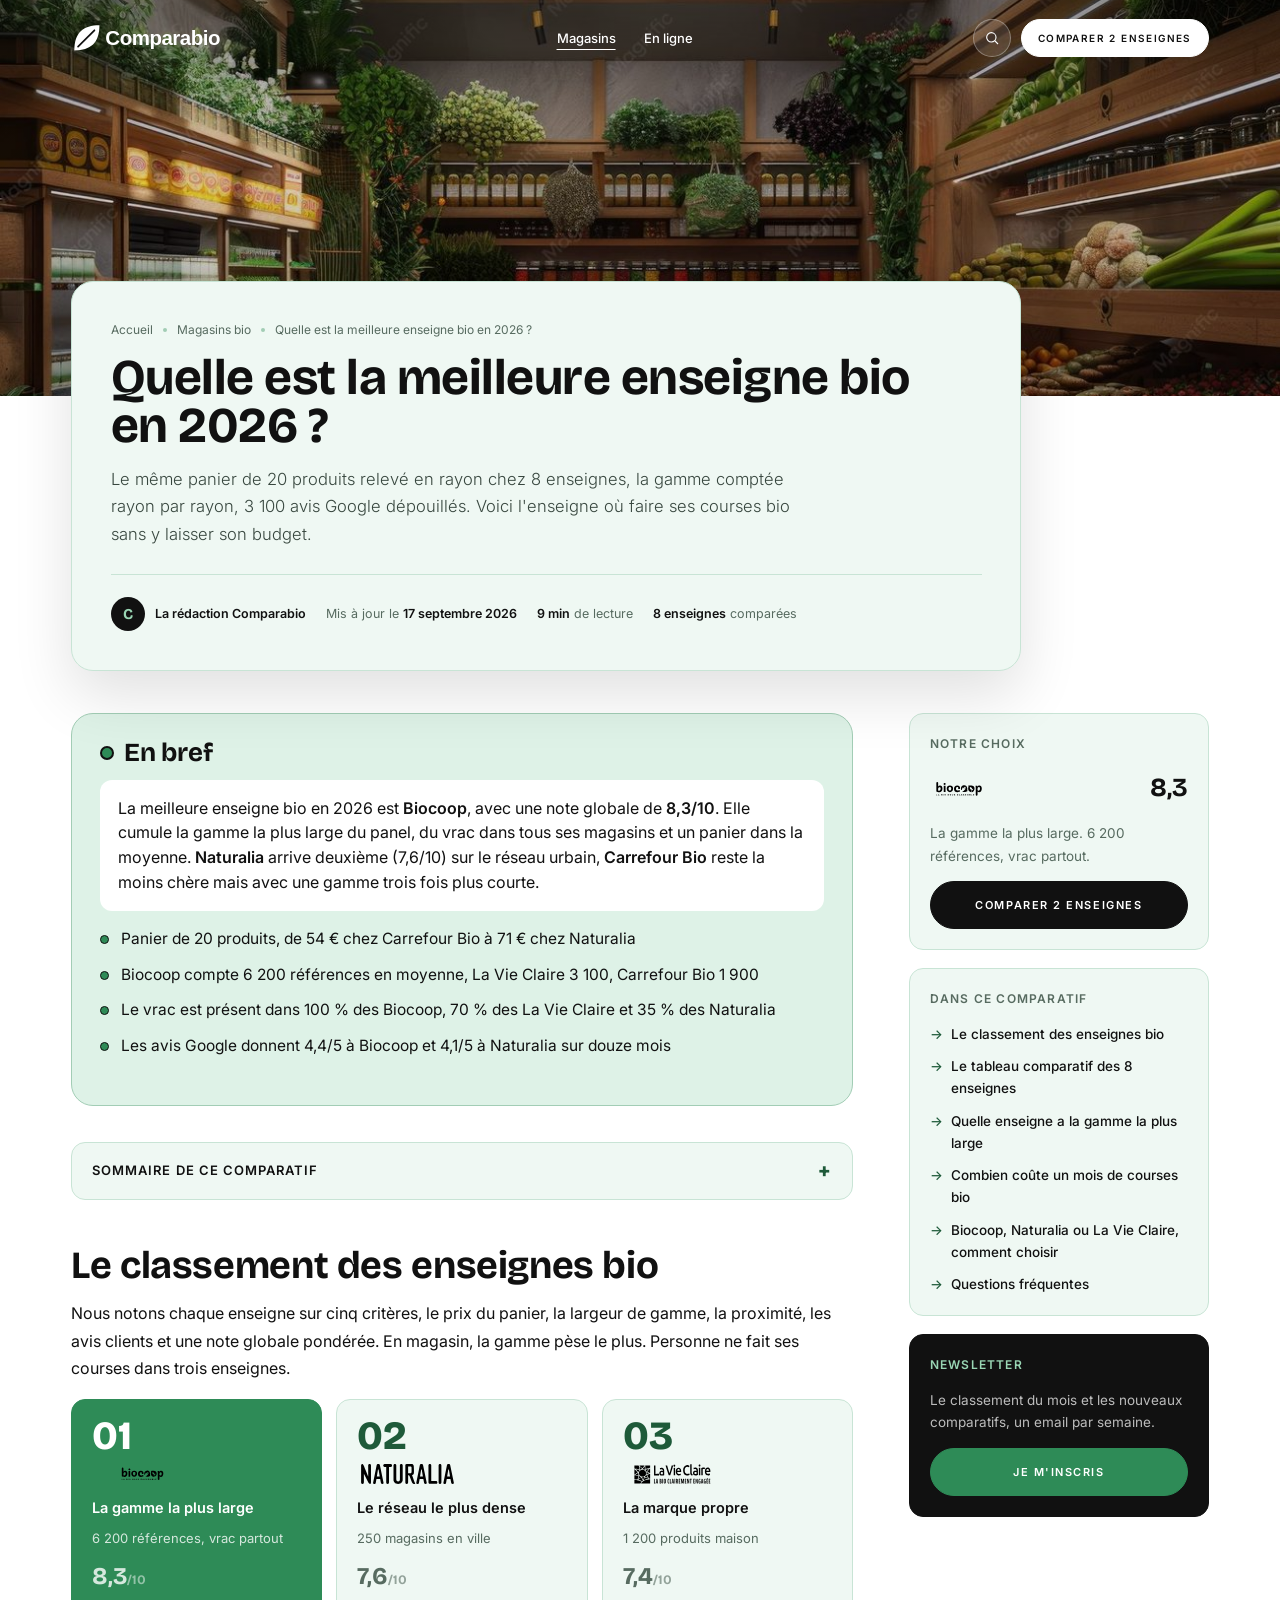
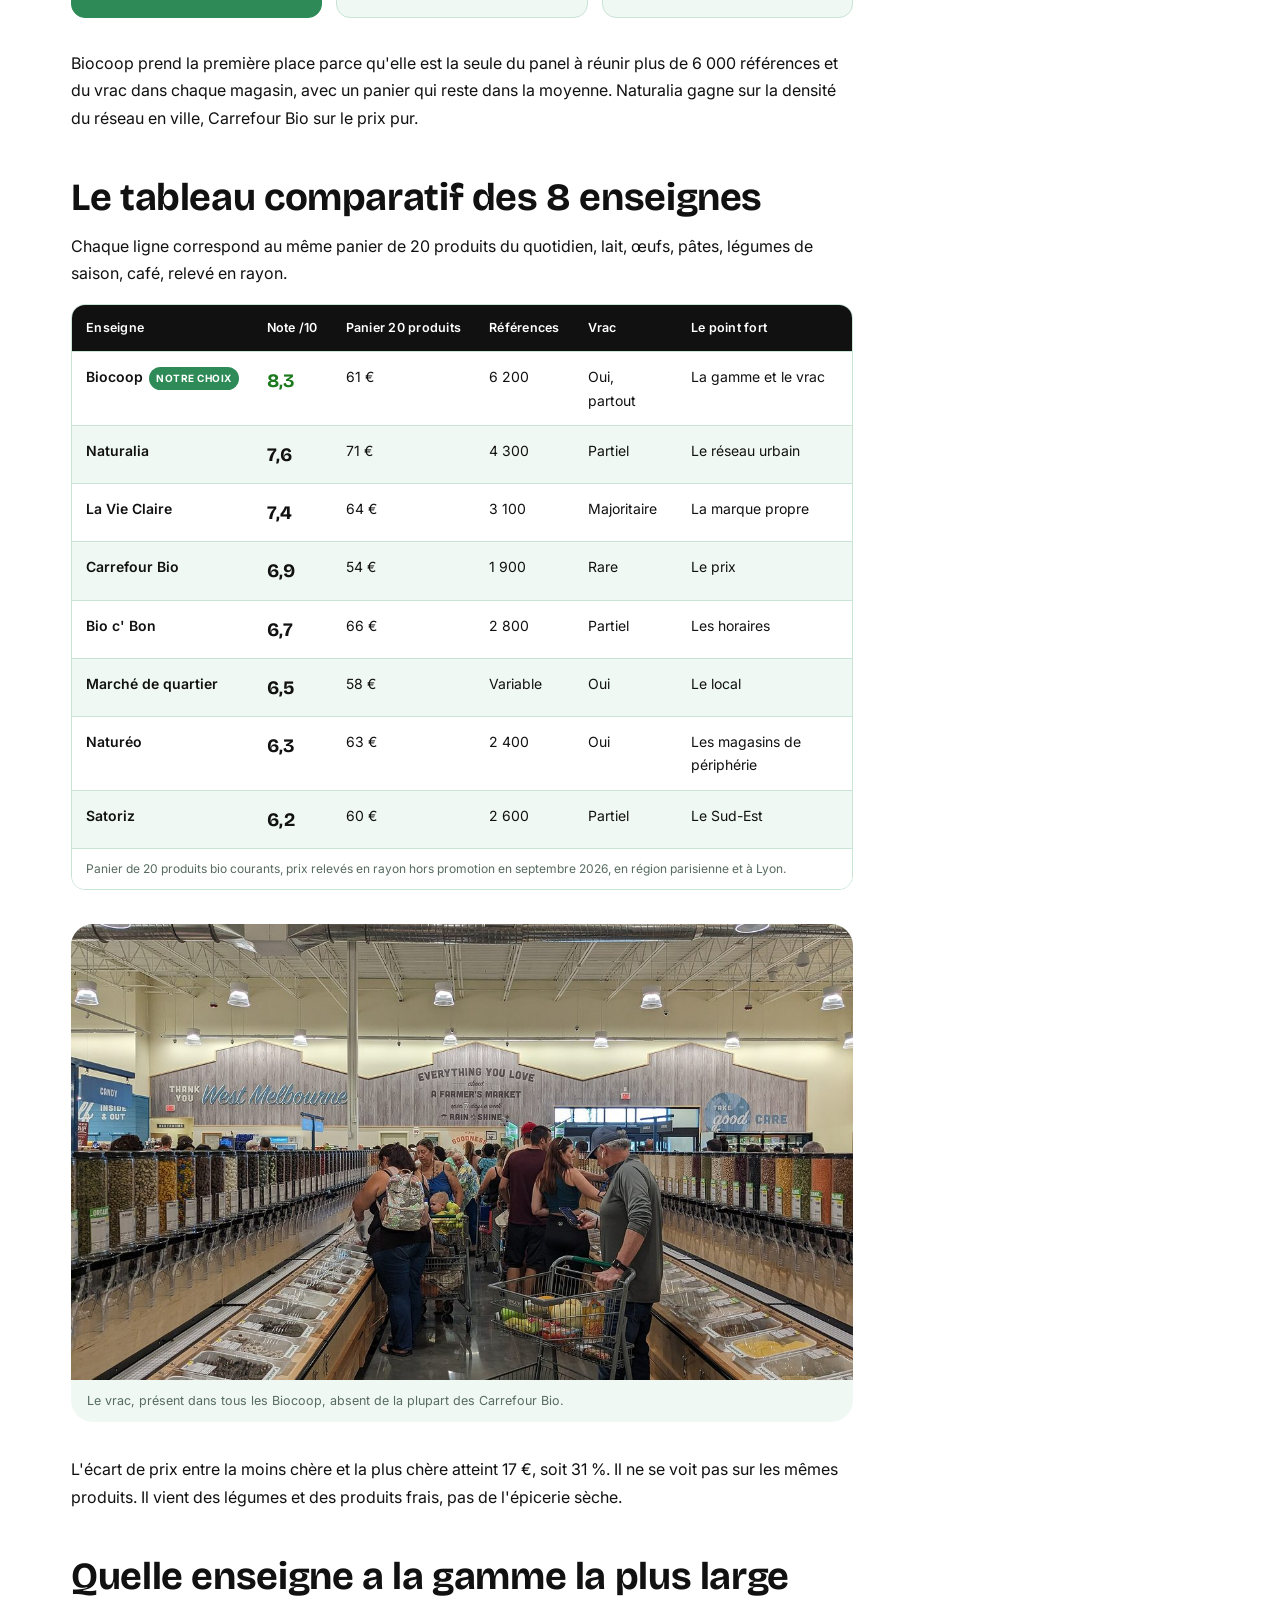
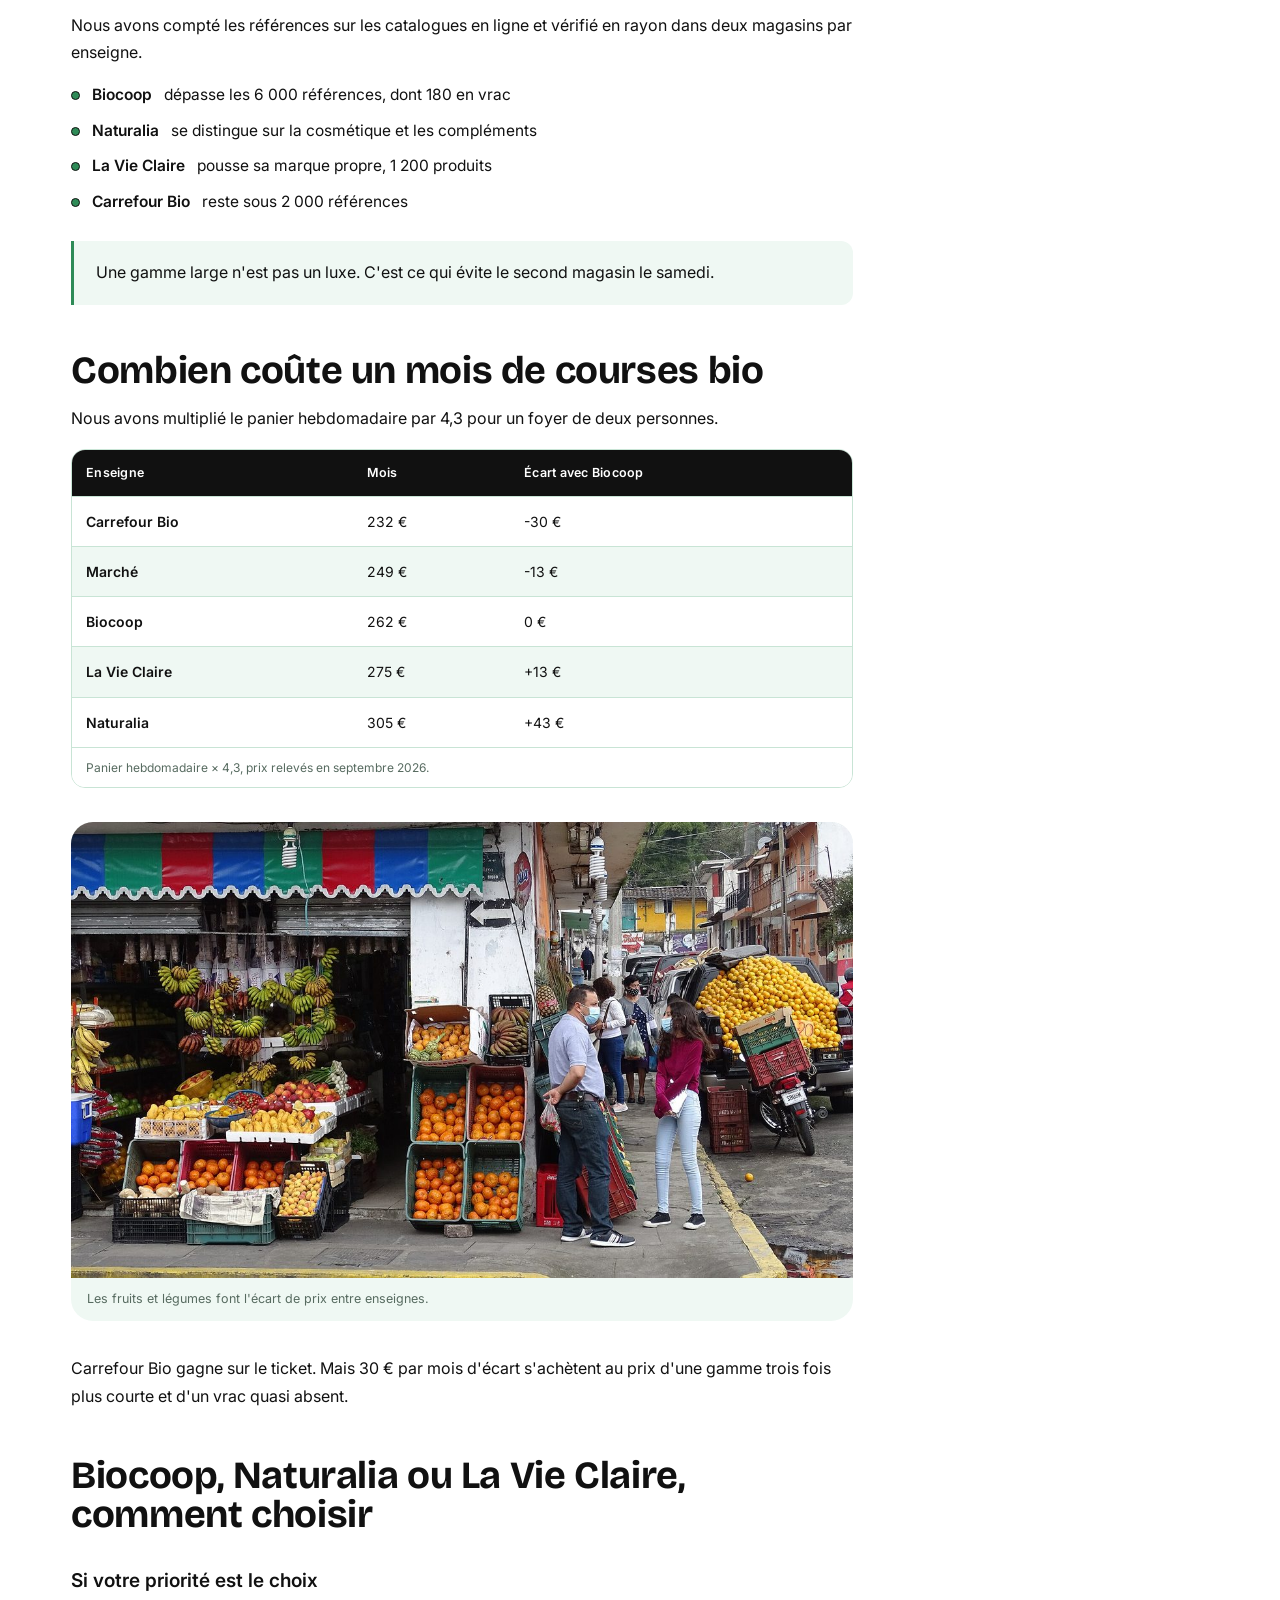
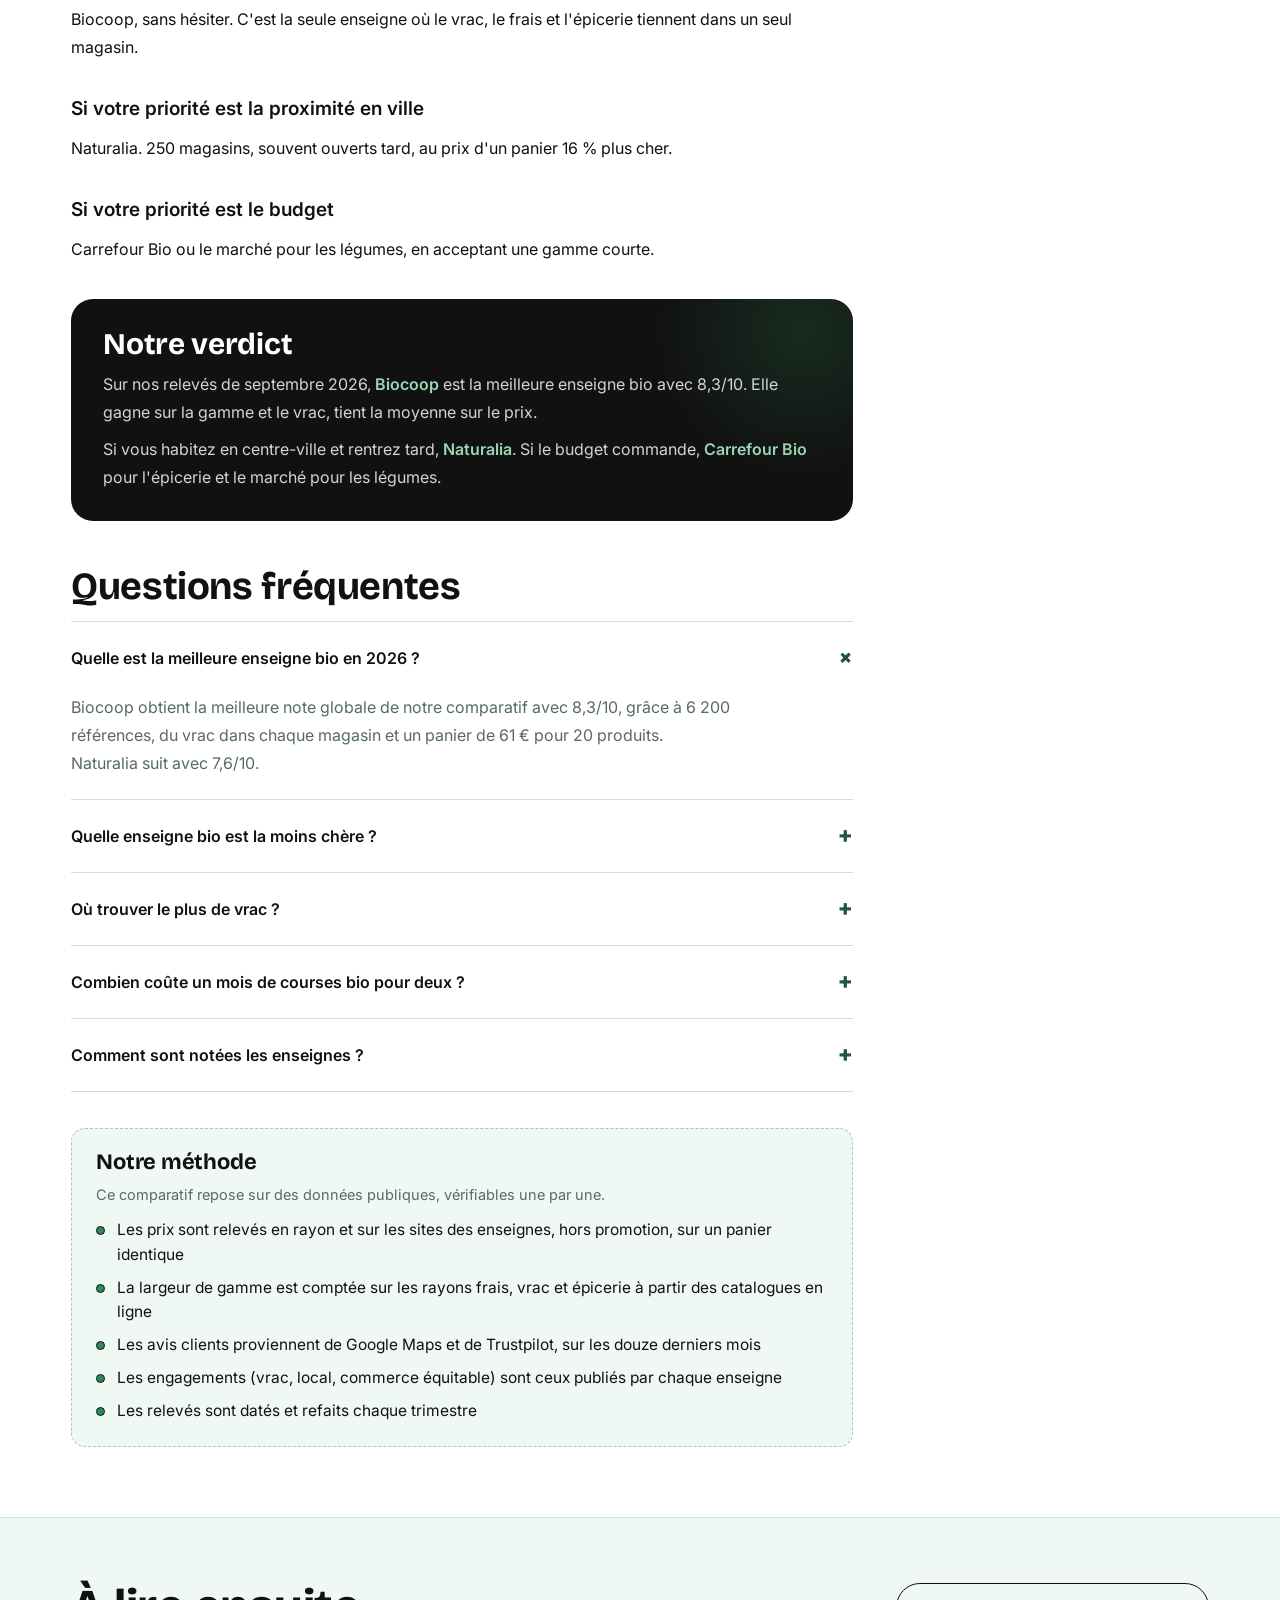
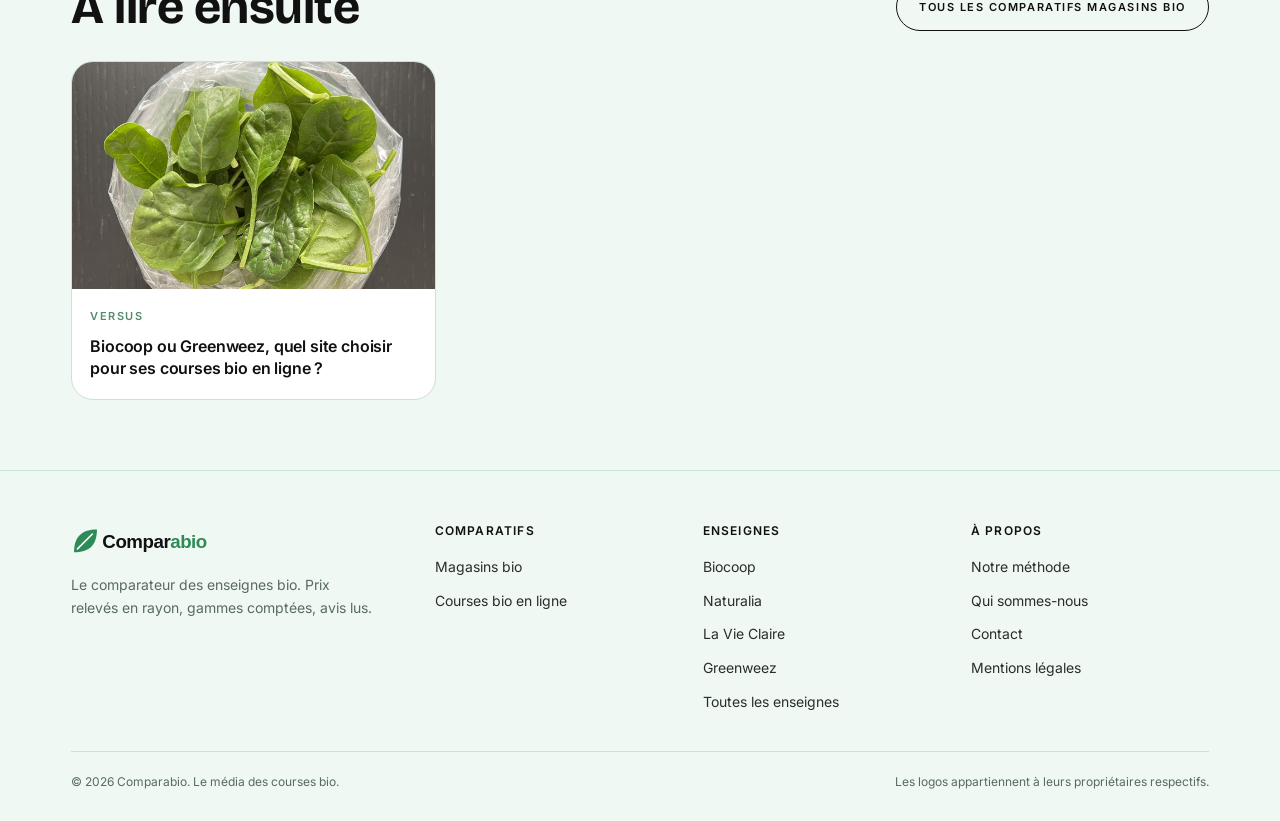
<file: magasins/meilleure-enseigne-bio/index.html>
<!doctype html>
<html lang="fr">
<head>
<meta charset="utf-8">
<meta name="viewport" content="width=device-width, initial-scale=1">
<title>Quelle est la meilleure enseigne bio en 2026 ? Le comparatif de 8 enseignes</title>
<meta name="description" content="Quelle enseigne bio choisir en 2026 ? Panier de 20 produits relevé en rayon chez 8 enseignes, 2 400 références comptées, 3 100 avis Google lus. Classement, prix du panier et verdict.">
<link rel="canonical" href="https://analytics-ds.github.io/zz-test-pbn-ao/magasins/meilleure-enseigne-bio/">
<meta property="og:type" content="article">
<meta property="og:site_name" content="Comparabio">
<meta property="og:title" content="Quelle est la meilleure enseigne bio en 2026 ? Le comparatif de 8 enseignes">
<meta property="og:description" content="Quelle enseigne bio choisir en 2026 ? Panier de 20 produits relevé en rayon chez 8 enseignes, 2 400 références comptées, 3 100 avis Google lus. Classement, prix du panier et verdict.">
<meta property="og:url" content="https://analytics-ds.github.io/zz-test-pbn-ao/magasins/meilleure-enseigne-bio/">
<meta property="og:image" content="https://analytics-ds.github.io/zz-test-pbn-ao/assets/img/art-1.jpg">
<link rel="preconnect" href="https://fonts.googleapis.com">
<link rel="preconnect" href="https://fonts.gstatic.com" crossorigin>
<link href="https://fonts.googleapis.com/css2?family=Bricolage+Grotesque:wght@600;700;800&family=Inter:wght@300;400;500;600&display=swap" rel="stylesheet">
<link rel="icon" href="../../assets/logo/favicon.svg" type="image/svg+xml">
<link rel="icon" type="image/png" sizes="32x32" href="../../assets/logo/favicon-32.png">
<link rel="apple-touch-icon" href="../../assets/logo/apple-touch-icon.png">
<meta name="theme-color" content="#2E8B57">
<link rel="stylesheet" href="../../assets/css/site.css?v=7">
<script type="application/ld+json">{"@context": "https://schema.org", "@type": "Article", "headline": "Quelle est la meilleure enseigne bio en 2026 ? Le comparatif de 8 enseignes", "description": "Quelle enseigne bio choisir en 2026 ? Panier de 20 produits relevé en rayon chez 8 enseignes, 2 400 références comptées, 3 100 avis Google lus. Classement, prix du panier et verdict.", "datePublished": "2026-09-17", "dateModified": "2026-09-17", "inLanguage": "fr-FR", "mainEntityOfPage": {"@type": "WebPage", "@id": "https://analytics-ds.github.io/zz-test-pbn-ao/magasins/meilleure-enseigne-bio/"}, "image": "https://analytics-ds.github.io/zz-test-pbn-ao/assets/img/art-1.jpg", "author": {"@type": "Organization", "name": "Comparabio", "url": "https://analytics-ds.github.io/zz-test-pbn-ao/"}, "publisher": {"@type": "Organization", "name": "Comparabio", "url": "https://analytics-ds.github.io/zz-test-pbn-ao/", "logo": {"@type": "ImageObject", "url": "https://analytics-ds.github.io/zz-test-pbn-ao/assets/logo/logo.svg"}}, "articleSection": "Magasins bio", "about": ["Biocoop", "Naturalia", "La Vie Claire", "Carrefour Bio", "Bio c' Bon", "Marché de quartier", "Naturéo", "Satoriz"]}</script>
<script type="application/ld+json">{"@context": "https://schema.org", "@type": "FAQPage", "mainEntity": [{"@type": "Question", "name": "Quelle est la meilleure enseigne bio en 2026 ?", "acceptedAnswer": {"@type": "Answer", "text": "Biocoop obtient la meilleure note globale de notre comparatif avec 8,3/10, grâce à 6 200 références, du vrac dans chaque magasin et un panier de 61 € pour 20 produits. Naturalia suit avec 7,6/10."}}, {"@type": "Question", "name": "Quelle enseigne bio est la moins chère ?", "acceptedAnswer": {"@type": "Answer", "text": "Carrefour Bio, avec un panier de 54 € pour 20 produits, contre 61 € chez Biocoop et 71 € chez Naturalia."}}, {"@type": "Question", "name": "Où trouver le plus de vrac ?", "acceptedAnswer": {"@type": "Answer", "text": "Chez Biocoop, présent dans tous les magasins avec 180 références en moyenne. La Vie Claire en propose dans 70 % de ses magasins."}}, {"@type": "Question", "name": "Combien coûte un mois de courses bio pour deux ?", "acceptedAnswer": {"@type": "Answer", "text": "Entre 232 € chez Carrefour Bio et 305 € chez Naturalia, 262 € chez Biocoop, pour un panier hebdomadaire de 20 produits."}}, {"@type": "Question", "name": "Comment sont notées les enseignes ?", "acceptedAnswer": {"@type": "Answer", "text": "Cinq critères sur 10, prix du panier, largeur de gamme, proximité, avis clients, note globale pondérée. Prix relevés en rayon hors promotion."}}]}</script>
<script type="application/ld+json">{"@context": "https://schema.org", "@type": "ItemList", "name": "Quelle est la meilleure enseigne bio en 2026 ? Le comparatif de 8 enseignes", "itemListOrder": "https://schema.org/ItemListOrderDescending", "numberOfItems": 8, "itemListElement": [{"@type": "ListItem", "position": 1, "name": "Biocoop", "description": "Note 8,3/10. La gamme et le vrac."}, {"@type": "ListItem", "position": 2, "name": "Naturalia", "description": "Note 7,6/10. Le réseau urbain."}, {"@type": "ListItem", "position": 3, "name": "La Vie Claire", "description": "Note 7,4/10. La marque propre."}, {"@type": "ListItem", "position": 4, "name": "Carrefour Bio", "description": "Note 6,9/10. Le prix."}, {"@type": "ListItem", "position": 5, "name": "Bio c' Bon", "description": "Note 6,7/10. Les horaires."}, {"@type": "ListItem", "position": 6, "name": "Marché de quartier", "description": "Note 6,5/10. Le local."}, {"@type": "ListItem", "position": 7, "name": "Naturéo", "description": "Note 6,3/10. Les magasins de périphérie."}, {"@type": "ListItem", "position": 8, "name": "Satoriz", "description": "Note 6,2/10. Le Sud-Est."}]}</script>
<script type="application/ld+json">{"@context": "https://schema.org", "@type": "BreadcrumbList", "itemListElement": [{"@type": "ListItem", "position": 1, "name": "Accueil", "item": "https://analytics-ds.github.io/zz-test-pbn-ao/"}, {"@type": "ListItem", "position": 2, "name": "Magasins bio", "item": "https://analytics-ds.github.io/zz-test-pbn-ao/magasins/"}, {"@type": "ListItem", "position": 3, "name": "Quelle est la meilleure enseigne bio en 2026 ?"}]}</script>
</head>
<body>

<header class="scrolled">
  <div class="wrap nav">
    <a class="logo" href="../../" aria-label="Comparabio, accueil"><img class="l-light" src="../../assets/logo/logo-light.svg" alt="Comparabio" width="620" height="133"><img class="l-dark" src="../../assets/logo/logo.svg" alt="" aria-hidden="true" width="620" height="133"></a>
    <ul class="menu">
      <li><a href="../../magasins/" style="text-decoration:underline;text-underline-offset:6px">Magasins</a></li>
      <li><a href="../../en-ligne/">En ligne</a></li>
    </ul>
    <div class="nav-actions">
      <a class="iconbtn" href="../../#outil" aria-label="Rechercher"><svg viewBox="0 0 24 24"><circle cx="11" cy="11" r="7"/><path d="M16 16l5 5"/></svg></a>
      <a class="btn btn-dark" href="../../#outil">Comparer 2 enseignes</a>
      <button class="burger" aria-label="Menu"><svg width="22" height="14" viewBox="0 0 22 14" fill="none" stroke="#111" stroke-width="1.7"><path d="M0 1h22M0 7h22M0 13h22"/></svg></button>
    </div>
  </div>
</header>

<section class="art-hero">
  <img src="../../assets/img/art-1.jpg" alt="Rayon d'un magasin bio" width="1300" height="731" fetchpriority="high">
</section>

<section class="art-head">
  <div class="wrap">
    <div class="art-card">
      <nav class="crumbs" aria-label="Fil d'Ariane"><a href="../../">Accueil</a><i></i><a href="../../magasins/">Magasins bio</a><i></i><span>Quelle est la meilleure enseigne bio en 2026 ?</span></nav>
      <h1>Quelle est la meilleure enseigne bio en 2026 ?</h1>
      <p class="art-lead">Le même panier de 20 produits relevé en rayon chez 8 enseignes, la gamme comptée rayon par rayon, 3 100 avis Google dépouillés. Voici l'enseigne où faire ses courses bio sans y laisser son budget.</p>
      <div class="art-meta">
        <span class="art-author"><span>C</span><b>La rédaction Comparabio</b></span>
        <span>Mis à jour le <b>17 septembre 2026</b></span>
        <span><b>9 min</b> de lecture</span>
        <span><b>8 enseignes</b> comparées</span>
      </div>
    </div>
  </div>
</section>

<section class="art-body">
  <div class="wrap art-cols">
    <article class="prose">

      <div class="brief">
        <h2>En bref</h2>
        <p class="answer">La meilleure enseigne bio en 2026 est <b>Biocoop</b>, avec une note globale de <b>8,3/10</b>. Elle cumule la gamme la plus large du panel, du vrac dans tous ses magasins et un panier dans la moyenne. <b>Naturalia</b> arrive deuxième (7,6/10) sur le réseau urbain, <b>Carrefour Bio</b> reste la moins chère mais avec une gamme trois fois plus courte.</p>
        <ul><li>Panier de 20 produits, de 54 € chez Carrefour Bio à 71 € chez Naturalia</li><li>Biocoop compte 6 200 références en moyenne, La Vie Claire 3 100, Carrefour Bio 1 900</li><li>Le vrac est présent dans 100 % des Biocoop, 70 % des La Vie Claire et 35 % des Naturalia</li><li>Les avis Google donnent 4,4/5 à Biocoop et 4,1/5 à Naturalia sur douze mois</li></ul>
      </div>

      <details class="toc">
        <summary>Sommaire de ce comparatif</summary>
        <ol><li><a href="#classement">Le classement des enseignes bio</a></li><li><a href="#tableau">Le tableau comparatif des 8 enseignes</a></li><li><a href="#gamme">Quelle enseigne a la gamme la plus large</a></li><li><a href="#budget">Combien coûte un mois de courses bio</a></li><li><a href="#choisir">Biocoop, Naturalia ou La Vie Claire, comment choisir</a></li></ol>
      </details>

      <h2 id="classement">Le classement des enseignes bio</h2><p>Nous notons chaque enseigne sur cinq critères, le prix du panier, la largeur de gamme, la proximité, les avis clients et une note globale pondérée. En magasin, la gamme pèse le plus. Personne ne fait ses courses dans trois enseignes.</p><div class="podium"><div class="pod first"><span class="rank">01</span><img src="../../assets/logos/biocoop.svg" alt="Biocoop"><b>La gamme la plus large</b><span>6 200 références, vrac partout</span><span class="sc">8,3<span style="font-size:13px;opacity:.6">/10</span></span></div><div class="pod"><span class="rank">02</span><img src="../../assets/logos/naturalia.svg" alt="Naturalia"><b>Le réseau le plus dense</b><span>250 magasins en ville</span><span class="sc">7,6<span style="font-size:13px;opacity:.6">/10</span></span></div><div class="pod"><span class="rank">03</span><img src="../../assets/logos/la-vie-claire.svg" alt="La Vie Claire"><b>La marque propre</b><span>1 200 produits maison</span><span class="sc">7,4<span style="font-size:13px;opacity:.6">/10</span></span></div></div><p>Biocoop prend la première place parce qu'elle est la seule du panel à réunir plus de 6 000 références et du vrac dans chaque magasin, avec un panier qui reste dans la moyenne. Naturalia gagne sur la densité du réseau en ville, Carrefour Bio sur le prix pur.</p><h2 id="tableau">Le tableau comparatif des 8 enseignes</h2><p>Chaque ligne correspond au même panier de 20 produits du quotidien, lait, œufs, pâtes, légumes de saison, café, relevé en rayon.</p><div class="table-wrap"><div class="table-scroll"><table><thead><tr><th>Enseigne</th><th>Note /10</th><th>Panier 20 produits</th><th>Références</th><th>Vrac</th><th>Le point fort</th></tr></thead><tbody><tr><td class="brand">Biocoop<span class='badge'>Notre choix</span></td><td class="note best">8,3</td><td>61 €</td><td>6 200</td><td>Oui, partout</td><td>La gamme et le vrac</td></tr><tr><td class="brand">Naturalia</td><td class="note">7,6</td><td>71 €</td><td>4 300</td><td>Partiel</td><td>Le réseau urbain</td></tr><tr><td class="brand">La Vie Claire</td><td class="note">7,4</td><td>64 €</td><td>3 100</td><td>Majoritaire</td><td>La marque propre</td></tr><tr><td class="brand">Carrefour Bio</td><td class="note">6,9</td><td>54 €</td><td>1 900</td><td>Rare</td><td>Le prix</td></tr><tr><td class="brand">Bio c' Bon</td><td class="note">6,7</td><td>66 €</td><td>2 800</td><td>Partiel</td><td>Les horaires</td></tr><tr><td class="brand">Marché de quartier</td><td class="note">6,5</td><td>58 €</td><td>Variable</td><td>Oui</td><td>Le local</td></tr><tr><td class="brand">Naturéo</td><td class="note">6,3</td><td>63 €</td><td>2 400</td><td>Oui</td><td>Les magasins de périphérie</td></tr><tr><td class="brand">Satoriz</td><td class="note">6,2</td><td>60 €</td><td>2 600</td><td>Partiel</td><td>Le Sud-Est</td></tr></tbody></table></div><div class="table-note">Panier de 20 produits bio courants, prix relevés en rayon hors promotion en septembre 2026, en région parisienne et à Lyon.</div></div><figure><img src="../../assets/img/in-meilleure-enseigne-bio-1.jpg" alt="Rayon vrac dans un magasin bio" width="1200" height="700" loading="lazy"><figcaption>Le vrac, présent dans tous les Biocoop, absent de la plupart des Carrefour Bio.</figcaption></figure><p>L'écart de prix entre la moins chère et la plus chère atteint 17 €, soit 31 %. Il ne se voit pas sur les mêmes produits. Il vient des légumes et des produits frais, pas de l'épicerie sèche.</p><h2 id="gamme">Quelle enseigne a la gamme la plus large</h2><p>Nous avons compté les références sur les catalogues en ligne et vérifié en rayon dans deux magasins par enseigne.</p><ul><li><b>Biocoop</b> dépasse les 6 000 références, dont 180 en vrac</li><li><b>Naturalia</b> se distingue sur la cosmétique et les compléments</li><li><b>La Vie Claire</b> pousse sa marque propre, 1 200 produits</li><li><b>Carrefour Bio</b> reste sous 2 000 références</li></ul><blockquote><p>Une gamme large n'est pas un luxe. C'est ce qui évite le second magasin le samedi.</p></blockquote><h2 id="budget">Combien coûte un mois de courses bio</h2><p>Nous avons multiplié le panier hebdomadaire par 4,3 pour un foyer de deux personnes.</p><div class="table-wrap"><div class="table-scroll"><table><thead><tr><th>Enseigne</th><th>Mois</th><th>Écart avec Biocoop</th></tr></thead><tbody><tr><td class="brand">Carrefour Bio</td><td>232 €</td><td>-30 €</td></tr><tr><td class="brand">Marché</td><td>249 €</td><td>-13 €</td></tr><tr><td class="brand">Biocoop</td><td>262 €</td><td>0 €</td></tr><tr><td class="brand">La Vie Claire</td><td>275 €</td><td>+13 €</td></tr><tr><td class="brand">Naturalia</td><td>305 €</td><td>+43 €</td></tr></tbody></table></div><div class="table-note">Panier hebdomadaire × 4,3, prix relevés en septembre 2026.</div></div><figure><img src="../../assets/img/in-meilleure-enseigne-bio-2.jpg" alt="Fruits et légumes bio sur un étal" width="1200" height="700" loading="lazy"><figcaption>Les fruits et légumes font l'écart de prix entre enseignes.</figcaption></figure><p>Carrefour Bio gagne sur le ticket. Mais 30 € par mois d'écart s'achètent au prix d'une gamme trois fois plus courte et d'un vrac quasi absent.</p><h2 id="choisir">Biocoop, Naturalia ou La Vie Claire, comment choisir</h2><h3>Si votre priorité est le choix</h3><p>Biocoop, sans hésiter. C'est la seule enseigne où le vrac, le frais et l'épicerie tiennent dans un seul magasin.</p><h3>Si votre priorité est la proximité en ville</h3><p>Naturalia. 250 magasins, souvent ouverts tard, au prix d'un panier 16 % plus cher.</p><h3>Si votre priorité est le budget</h3><p>Carrefour Bio ou le marché pour les légumes, en acceptant une gamme courte.</p>

      <div class="verdict-box">
        <h2>Notre verdict</h2>
        <p>Sur nos relevés de septembre 2026, <b>Biocoop</b> est la meilleure enseigne bio avec 8,3/10. Elle gagne sur la gamme et le vrac, tient la moyenne sur le prix.</p><p>Si vous habitez en centre-ville et rentrez tard, <b>Naturalia</b>. Si le budget commande, <b>Carrefour Bio</b> pour l'épicerie et le marché pour les légumes.</p>
      </div>

      <h2 id="faq">Questions fréquentes</h2>
      <div class="faq" style="padding:0"><details open><summary>Quelle est la meilleure enseigne bio en 2026 ?</summary><p>Biocoop obtient la meilleure note globale de notre comparatif avec 8,3/10, grâce à 6 200 références, du vrac dans chaque magasin et un panier de 61 € pour 20 produits. Naturalia suit avec 7,6/10.</p></details><details><summary>Quelle enseigne bio est la moins chère ?</summary><p>Carrefour Bio, avec un panier de 54 € pour 20 produits, contre 61 € chez Biocoop et 71 € chez Naturalia.</p></details><details><summary>Où trouver le plus de vrac ?</summary><p>Chez Biocoop, présent dans tous les magasins avec 180 références en moyenne. La Vie Claire en propose dans 70 % de ses magasins.</p></details><details><summary>Combien coûte un mois de courses bio pour deux ?</summary><p>Entre 232 € chez Carrefour Bio et 305 € chez Naturalia, 262 € chez Biocoop, pour un panier hebdomadaire de 20 produits.</p></details><details><summary>Comment sont notées les enseignes ?</summary><p>Cinq critères sur 10, prix du panier, largeur de gamme, proximité, avis clients, note globale pondérée. Prix relevés en rayon hors promotion.</p></details></div>

      <div class="method-box">
        <h2>Notre méthode</h2>
        <p>Ce comparatif repose sur des données publiques, vérifiables une par une.</p>
        <ul><li>Les prix sont relevés en rayon et sur les sites des enseignes, hors promotion, sur un panier identique</li><li>La largeur de gamme est comptée sur les rayons frais, vrac et épicerie à partir des catalogues en ligne</li><li>Les avis clients proviennent de Google Maps et de Trustpilot, sur les douze derniers mois</li><li>Les engagements (vrac, local, commerce équitable) sont ceux publiés par chaque enseigne</li><li>Les relevés sont datés et refaits chaque trimestre</li></ul>
      </div>
    </article>

    <aside class="aside">
      <div class="aside-card">
        <h3>Notre choix</h3>
        <div class="aside-win"><img src="../../assets/logos/biocoop.svg" alt="Biocoop"><b>8,3</b></div>
        <p>La gamme la plus large. 6 200 références, vrac partout.</p>
        <a class="btn btn-dark" href="../../#outil" style="width:100%;justify-content:center">Comparer 2 enseignes</a>
      </div>
      <div class="aside-card">
        <h3>Dans ce comparatif</h3>
        <div class="aside-links"><a href="#classement">Le classement des enseignes bio</a><a href="#tableau">Le tableau comparatif des 8 enseignes</a><a href="#gamme">Quelle enseigne a la gamme la plus large</a><a href="#budget">Combien coûte un mois de courses bio</a><a href="#choisir">Biocoop, Naturalia ou La Vie Claire, comment choisir</a><a href="#faq">Questions fréquentes</a></div>
      </div>
      <div class="aside-card dark">
        <h3>Newsletter</h3>
        <p>Le classement du mois et les nouveaux comparatifs, un email par semaine.</p>
        <a class="btn btn-yellow" href="../../#newsletter" style="width:100%;justify-content:center">Je m'inscris</a>
      </div>
    </aside>
  </div>
</section>

<section class="related">
  <div class="wrap">
    <div class="section-head"><h2>À lire ensuite</h2><a class="btn btn-ghost" href="../../magasins/">Tous les comparatifs magasins bio</a></div>
    <div class="grid3"><a class="post big" href="../../en-ligne/biocoop-ou-greenweez/"><img src="../../assets/img/une.jpg" alt="" width="800" height="560" loading="lazy"><div class="post-body"><span class="eyebrow">Versus</span><h3>Biocoop ou Greenweez, quel site choisir pour ses courses bio en ligne ?</h3></div></a></div>
  </div>
</section>

<footer>
  <div class="wrap">
    <div class="foot-grid">
      <div class="foot-brand"><a class="logo" href="../../" aria-label="Comparabio, accueil"><img src="../../assets/logo/logo.svg" alt="Comparabio" width="620" height="133" loading="lazy"></a><p>Le comparateur des enseignes bio. Prix relevés en rayon, gammes comptées, avis lus.</p></div>
      <div><h4>Comparatifs</h4><ul><li><a href="../../magasins/">Magasins bio</a></li><li><a href="../../en-ligne/">Courses bio en ligne</a></li></ul></div>
      <div><h4>Enseignes</h4><ul><li><a href="magasins/">Biocoop</a></li><li><a href="magasins/">Naturalia</a></li><li><a href="magasins/">La Vie Claire</a></li><li><a href="en-ligne/">Greenweez</a></li><li><a href="../../#marques">Toutes les enseignes</a></li></ul></div>
      <div><h4>À propos</h4><ul><li><a href="../../#methode">Notre méthode</a></li><li><a href="../../a-propos/">Qui sommes-nous</a></li><li><a href="../../a-propos/#contact">Contact</a></li><li><a href="../../mentions-legales/">Mentions légales</a></li></ul></div>
    </div>
    <div class="foot-bottom"><span>© 2026 Comparabio. Le média des courses bio.</span><span>Les logos appartiennent à leurs propriétaires respectifs.</span></div>
  </div>
</footer>

<script src="../../assets/js/site.js?v=7"></script>
</body>
</html>
</file>
<file: assets/css/site.css>
:root{
  --accent:#2E8B57;
  --accent-rgb:46,139,87;
  --accent-soft:#DEF2E7;
  --accent-pale:#EFF8F3;
  --pale-rgb:239,248,243;
  --accent-dark:#1E5A39;
  --accent-deep:#112C1D;
  --accent-light:#99D6B4;
  --on-accent:#FFFFFF;
  --on-accent-muted:rgba(255,255,255,.8);
  --ink:#111111;
  --ink-2:#292E2B;
  --ink-3:#38473F;
  --muted:#576B60;
  --muted-2:#548C6D;
  --line:#C8E4D5;
  --line-2:#A2CDB5;
  --white:#FFFFFF;
  --r-lg:22px;
  --r-md:14px;
  --gutter:clamp(16px,4vw,56px);
  --display:'Bricolage Grotesque','Arial Narrow',Impact,sans-serif;
  --text:'Inter',system-ui,-apple-system,'Helvetica Neue',Arial,sans-serif;
}
*{box-sizing:border-box}
html{-webkit-text-size-adjust:100%;scroll-behavior:smooth}
section{scroll-margin-top:84px}
body{margin:0;background:var(--accent-pale);color:var(--ink);font-family:var(--text);font-size:15px;line-height:1.65;font-weight:400}
img{max-width:100%;height:auto;display:block}
a{color:inherit;text-decoration:none}
button{font:inherit}
.wrap{max-width:1240px;margin:0 auto;padding-inline:var(--gutter)}
h1,h2,h3,h4,.display{font-family:var(--display);font-weight:700;letter-spacing:-.01em}
.eyebrow{font-size:11px;letter-spacing:.14em;text-transform:uppercase;font-weight:600;color:var(--muted-2)}
.btn{display:inline-flex;align-items:center;gap:8px;font-size:11px;letter-spacing:.14em;font-weight:600;padding:14px 22px;border:1px solid var(--ink);border-radius:999px;transition:.2s ease;cursor:pointer;text-transform:uppercase}
.btn-dark{background:var(--ink);color:#fff}
.btn-dark:hover{background:var(--accent);color:var(--on-accent);border-color:var(--accent)}
.btn-ghost{background:transparent;color:var(--ink)}
.btn-ghost:hover{background:var(--ink);color:#fff}
.btn-yellow{background:var(--accent);color:var(--on-accent);border-color:var(--accent)}
.btn-yellow:hover{background:#fff;border-color:#fff;color:var(--ink)}
.section-head{display:flex;justify-content:space-between;align-items:flex-end;gap:24px;margin-bottom:30px}
.section-head h2{font-size:clamp(34px,3.8vw,52px);line-height:.98;margin:6px 0 0}
.section-head p{color:var(--muted);margin:8px 0 0;max-width:52ch}
.section-head .btn{flex:none}

/* ---------- header sticky ---------- */
header{position:fixed;top:0;left:0;right:0;z-index:50;background:transparent;border-bottom:1px solid transparent;transition:background .35s,border-color .35s;color:#fff}
header.scrolled{background:rgba(var(--pale-rgb),.86);backdrop-filter:saturate(1.4) blur(12px);-webkit-backdrop-filter:saturate(1.4) blur(12px);border-bottom-color:var(--line);color:var(--ink)}
header .menu a{color:#fff}
header.scrolled .menu a{color:var(--ink-2)}
header .iconbtn{background:rgba(255,255,255,.12);border-color:rgba(255,255,255,.3)}
header .iconbtn svg{stroke:#fff}
header.scrolled .iconbtn{background:#fff;border-color:var(--line)}
header.scrolled .iconbtn svg{stroke:#1c1c1c}
header .btn-dark{background:#fff;color:var(--ink);border-color:#fff}
header.scrolled .btn-dark{background:var(--ink);color:#fff;border-color:var(--ink)}
header .burger svg{stroke:#fff}
header.scrolled .burger svg{stroke:#111}
.nav{display:flex;align-items:center;gap:26px;padding-block:16px}
.logo{display:block;line-height:0;flex:none}
.logo img{height:44px;width:auto;display:block}
header .logo .l-dark{display:none}
header.scrolled .logo .l-dark{display:block}
header.scrolled .logo .l-light{display:none}
footer .logo .l-light{display:none}
footer .logo img{height:40px}
@media (max-width:600px){.logo img{height:36px}}

.menu{display:flex;gap:28px;margin:0 auto;list-style:none;padding:0}
.menu a{font-size:13px;font-weight:500;color:var(--ink-2)}
.menu a:hover{color:#000;text-decoration:underline;text-underline-offset:6px}
.nav-actions{display:flex;gap:10px;align-items:center}
.nav .btn{padding:10px 16px;font-size:10px}
.iconbtn{width:38px;height:38px;border-radius:999px;border:1px solid var(--line);display:grid;place-items:center;background:#fff}
.iconbtn svg{width:16px;height:16px;stroke:#1c1c1c;fill:none;stroke-width:1.7}
.burger{display:none;background:none;border:0;padding:0;cursor:pointer}

/* ---------- hero ---------- */
.hero{position:relative;height:100vh;min-height:640px;max-height:980px;overflow:hidden;background:var(--accent-deep);color:#fff;display:flex;align-items:flex-end}
.hero-bg{position:absolute;inset:0;width:100%;height:100%;object-fit:cover;object-position:68% 40%;transform-origin:62% 45%;will-change:transform}
.hero-bg.in{animation:breathe 9s ease-in-out infinite alternate}
.cat-hero .hero-bg.in{animation:none;transform:none}
@keyframes breathe{from{transform:scale(1)}to{transform:scale(1.09)}}
.hero::after{content:"";position:absolute;inset:0;background:linear-gradient(180deg,rgba(0,0,0,.28) 0%,rgba(0,0,0,0) 35%,rgba(0,0,0,.55) 100%),linear-gradient(90deg,rgba(0,0,0,.45) 0%,rgba(0,0,0,0) 60%)}
.hero-inner{position:relative;z-index:1;width:100%;padding-bottom:clamp(40px,6vh,72px)}
.hero h1{font-size:clamp(46px,6.6vw,100px);line-height:.9;margin:0 0 22px;letter-spacing:.005em;max-width:19ch;text-shadow:0 2px 24px rgba(0,0,0,.25)}
.hero h1 em{font-style:normal;color:var(--accent-light)}
.hero p{color:rgba(255,255,255,.82);max-width:56ch;margin:0 0 28px;font-size:clamp(15px,1.3vw,18px);font-weight:300}
.btns{display:flex;gap:14px;flex-wrap:wrap;align-items:center}
.btn-pill{display:inline-flex;align-items:center;gap:18px;background:#fff;color:var(--ink);border-radius:999px;padding:8px 8px 8px 26px;font-size:15px;font-weight:500;text-transform:none;letter-spacing:0;border:0;transition:.25s}
.btn-pill .circ{width:46px;height:46px;border-radius:999px;background:var(--ink);display:grid;place-items:center;transition:.25s}
.btn-pill .circ svg{width:18px;height:18px;stroke:#fff;fill:none;stroke-width:2}
.btn-pill:hover{background:var(--accent);color:var(--on-accent)}
.btn-pill:hover .circ{transform:translateX(3px)}
.btn-link{color:#fff;font-size:14px;font-weight:500;text-decoration:underline;text-underline-offset:6px;text-decoration-color:rgba(255,255,255,.4)}
.btn-link:hover{text-decoration-color:var(--accent-light)}
@keyframes pulse{0%,100%{opacity:.3}50%{opacity:1}}

/* ---------- bandeau marques ---------- */
.brands{background:var(--accent-soft);border-block:1px solid var(--line);padding-block:18px 16px}
.brands-head{text-align:center;font-size:10px;letter-spacing:.16em;color:var(--muted-2);margin-bottom:13px;text-transform:uppercase;font-weight:600}
.marquee{position:relative;overflow:hidden;-webkit-mask-image:linear-gradient(90deg,transparent,#000 8%,#000 92%,transparent);mask-image:linear-gradient(90deg,transparent,#000 8%,#000 92%,transparent)}
.marquee-track{--shift:0px;--dur:30s;display:flex;flex-wrap:nowrap;width:max-content;gap:64px;align-items:center;will-change:transform}
.marquee-track.ready{animation:slide var(--dur) linear infinite}
.marquee:hover .marquee-track{animation-play-state:paused}
.marquee-track img{height:24px;width:auto;max-width:116px;object-fit:contain;filter:grayscale(1) brightness(0);opacity:.78;transition:.25s ease}
.marquee-track img:hover{filter:none;opacity:1}
@keyframes slide{from{transform:translateX(0)}to{transform:translateX(calc(-1 * var(--shift)))}}

/* ---------- à la une ---------- */
.featured{background:var(--white);padding-block:60px 30px}
.feat-grid{display:grid;grid-template-columns:1.55fr 1fr;gap:22px}
.feat-main{position:relative;border-radius:var(--r-lg);overflow:hidden;background:#111;color:#fff;min-height:480px;display:flex;align-items:flex-end}
.feat-main img{position:absolute;inset:0;width:100%;height:100%;object-fit:cover;transition:transform .8s ease}
.feat-main:hover img{transform:scale(1.03)}
.feat-main::after{content:"";position:absolute;inset:0;background:linear-gradient(180deg,rgba(0,0,0,0) 30%,rgba(0,0,0,.78) 100%)}
.feat-body{position:relative;z-index:1;padding:34px}
.tag{display:inline-block;background:var(--accent);color:var(--on-accent);font-size:10px;letter-spacing:.14em;font-weight:700;padding:6px 10px;border-radius:999px;text-transform:uppercase}
.feat-body h2{font-size:clamp(34px,3.6vw,52px);line-height:1;margin:14px 0 12px;max-width:24ch}
.feat-body p{margin:0 0 18px;color:rgba(255,255,255,.82);max-width:56ch}
.feat-meta{font-size:12px;color:rgba(255,255,255,.7)}
.feat-side{display:flex;flex-direction:column;gap:14px}
.side-item{display:grid;grid-template-columns:96px 1fr;gap:16px;align-items:center;background:var(--accent-pale);border:1px solid var(--line);border-radius:var(--r-md);padding:12px;transition:.2s ease}
.side-item:hover{transform:translateX(4px);background:var(--accent-soft)}
.side-item img{width:96px;height:80px;object-fit:cover;border-radius:10px}
.side-item h3{font-family:var(--text);font-weight:600;font-size:14px;line-height:1.35;margin:4px 0 6px;text-transform:none}
.side-item .eyebrow{font-size:10px}
.side-item small{font-size:11px;color:var(--muted)}

/* ---------- outil de comparaison ---------- */
.tool{background:var(--white);padding-block:30px 70px}
.tool-card{background:var(--ink);color:#fff;border-radius:var(--r-lg);padding:clamp(24px,3.5vw,48px);display:grid;grid-template-columns:1fr 1.6fr;gap:clamp(24px,4vw,56px);position:relative;overflow:hidden}
.tool-card::before{content:"";position:absolute;right:-120px;top:-120px;width:360px;height:360px;border-radius:50%;background:radial-gradient(circle,rgba(var(--accent-rgb),.28),transparent 70%)}
.tool-intro h2{font-size:clamp(38px,4.2vw,58px);line-height:.98;margin:12px 0 14px}
.tool-intro p{color:rgba(255,255,255,.72);margin:0 0 24px}
.tool-intro .eyebrow{color:var(--accent-light)}
.selects{display:grid;grid-template-columns:1fr auto 1fr;gap:12px;align-items:center}
.vs{font-family:var(--display);font-size:20px;font-weight:700;color:var(--accent-light)}
.select{position:relative}
.select select{width:100%;appearance:none;-webkit-appearance:none;background:#1E1E1E;color:#fff;border:1px solid rgba(255,255,255,.14);border-radius:12px;padding:13px 40px 13px 14px;font-weight:500;font-size:14px;cursor:pointer}
.select::after{content:"";position:absolute;right:16px;top:50%;width:8px;height:8px;border-right:1.6px solid #fff;border-bottom:1.6px solid #fff;transform:translateY(-70%) rotate(45deg);pointer-events:none}
.compare{position:relative;z-index:1}
.cmp-head{display:grid;grid-template-columns:1.2fr 1fr 1fr;gap:14px;font-size:12px;color:rgba(255,255,255,.6);padding:0 0 12px;border-bottom:1px solid rgba(255,255,255,.12)}
.cmp-head b{color:#fff;font-size:20px;font-family:var(--display);font-weight:700;text-transform:uppercase}
.cmp-row{display:grid;grid-template-columns:1.2fr 1fr 1fr;gap:14px;align-items:center;padding:14px 0;border-bottom:1px solid rgba(255,255,255,.08)}
.cmp-row .crit{font-weight:500;font-size:14px}
.cmp-row .crit small{display:block;color:rgba(255,255,255,.5);font-weight:400;font-size:11px;margin-top:2px}
.bar{display:flex;align-items:center;gap:10px}
.bar .track{flex:1;height:8px;border-radius:99px;background:rgba(255,255,255,.12);overflow:hidden}
.bar .fill{height:100%;border-radius:99px;background:rgba(255,255,255,.45);transition:width .6s cubic-bezier(.2,.8,.2,1)}
.bar.win .fill{background:var(--accent-light)}
.bar .val{font-family:var(--display);font-size:20px;font-weight:700;min-width:34px;text-align:right;color:rgba(255,255,255,.8)}
.bar.win .val{color:var(--accent-light)}
.verdict{display:flex;justify-content:space-between;align-items:center;gap:14px;margin-top:18px;padding:16px 18px;background:rgba(255,255,255,.06);border:1px solid rgba(255,255,255,.1);border-radius:14px;flex-wrap:wrap}
.verdict b{font-family:var(--display);font-weight:700;font-size:24px;text-transform:uppercase}
.verdict span{color:rgba(255,255,255,.7);font-size:13px}
.tool-note{margin-top:14px;font-size:11px;color:rgba(255,255,255,.45)}

/* ---------- catégories ---------- */
.cats{background:var(--accent-pale);padding-block:66px 70px}
.grid4{display:grid;grid-template-columns:repeat(4,1fr);gap:18px}
.tile{position:relative;border-radius:var(--r-lg);overflow:hidden;background:var(--accent-soft);display:block}
.tile img{aspect-ratio:4/5;width:100%;object-fit:cover;transition:transform .6s ease}
.tile:hover img{transform:scale(1.05)}
.tile::after{content:"";position:absolute;inset:auto 0 0 0;height:55%;background:linear-gradient(transparent,rgba(0,0,0,.6))}
.tile-label{position:absolute;left:18px;right:18px;bottom:18px;color:#fff;z-index:1;display:flex;justify-content:space-between;align-items:flex-end;gap:10px}
.tile-label strong{display:block;font-family:var(--display);font-weight:700;font-size:28px;line-height:1;text-transform:uppercase}
.tile-label em{font-style:normal;font-size:11px;opacity:.85;display:block;margin-top:4px}
.tile-label .arrow{width:34px;height:34px;border-radius:99px;background:var(--accent);display:grid;place-items:center;flex:none;transition:.2s}
.tile:hover .arrow{transform:rotate(-45deg)}
.tile-label .arrow svg{width:14px;height:14px;stroke:var(--on-accent);fill:none;stroke-width:2}

/* ---------- classement du mois ---------- */
.ranking{background:var(--white);padding-block:66px 70px}
.rank-grid{display:grid;grid-template-columns:1fr 1.4fr;gap:26px;align-items:start}
.rank-intro{background:var(--accent-soft);border-radius:var(--r-lg);padding:34px;position:sticky;top:96px}
.rank-intro h2{font-size:clamp(38px,4.2vw,58px);line-height:.98;margin:12px 0 14px}
.rank-intro p{color:var(--muted);margin:0 0 22px}
.rank-list{display:flex;flex-direction:column;gap:10px}
.rank-row{display:grid;grid-template-columns:44px 120px 1fr auto;gap:18px;align-items:center;background:var(--accent-pale);border:1px solid var(--line);border-radius:var(--r-md);padding:16px 20px;transition:.2s}
.rank-row:hover{background:#fff;transform:translateX(4px)}
.rank-row .pos{font-family:var(--display);font-size:32px;font-weight:700;color:var(--accent-dark)}
.rank-row .pos.first{color:var(--ink)}
.rank-row img{height:20px;width:auto;max-width:110px;object-fit:contain;filter:grayscale(1) brightness(0)}
.rank-row .why{font-size:13px;color:var(--muted)}
.rank-row .why b{display:block;color:var(--ink);font-weight:600;font-size:14px;margin-bottom:2px}
.score{display:flex;align-items:center;gap:10px}
.score b{font-family:var(--display);font-size:30px;font-weight:700}
.score small{font-size:11px;color:var(--muted)}
.chip{font-size:10px;font-weight:700;letter-spacing:.06em;padding:4px 8px;border-radius:99px;background:#E8F5E1;color:#2F7A2F}
.chip.down{background:#FBE3E3;color:#A33}
.chip.flat{background:#EEE;color:#666}

/* ---------- derniers comparatifs ---------- */
.posts{background:var(--accent-pale);padding-block:66px 70px}
.post{background:#fff;border:1px solid var(--line);border-radius:var(--r-lg);overflow:hidden;display:flex;flex-direction:column;transition:.25s ease}
.post:hover{transform:translateY(-5px);box-shadow:0 18px 40px rgba(0,0,0,.08)}
.post img{aspect-ratio:10/7;width:100%;object-fit:cover}
.post-body{padding:18px 18px 20px;display:flex;flex-direction:column;gap:9px;flex:1}
.post h3{font-family:var(--text);font-weight:600;font-size:15px;line-height:1.38;margin:0;text-transform:none}
.post .meta{margin-top:auto;font-size:12px;color:var(--muted);display:flex;gap:8px;align-items:center}
.post .meta i{width:3px;height:3px;border-radius:99px;background:var(--muted);display:inline-block}

/* ---------- méthode ---------- */
.method{background:var(--white);padding-block:80px 84px}
.method-head{display:grid;grid-template-columns:1.1fr .9fr;gap:40px;align-items:end;margin-bottom:56px}
.method-head h2{font-size:clamp(40px,4.6vw,66px);line-height:.94;margin:0}
.method-head p{color:var(--muted);margin:0;font-size:16px;max-width:44ch}
.steps{display:grid;grid-template-columns:repeat(3,1fr);gap:0;border-top:1px solid var(--ink)}
.step{position:relative;padding:34px 34px 44px 0;border-right:1px solid var(--line)}
.step:last-child{border-right:0}
.step+.step{padding-left:34px}
.step .n{font-family:var(--display);font-weight:800;font-size:clamp(72px,7vw,112px);line-height:.85;color:var(--accent);letter-spacing:-.01em;display:block;margin:0 0 22px}
.step h3{font-family:var(--text);font-weight:600;text-transform:none;letter-spacing:0;font-size:19px;line-height:1.3;margin:0 0 12px}
.step p{color:var(--muted);margin:0;font-size:14.5px}

/* ---------- newsletter dark card ---------- */
.news{background:var(--accent-pale);padding-block:30px 70px}
.news-card{background:var(--ink);color:#fff;border-radius:var(--r-lg);padding:clamp(30px,4.5vw,60px);display:grid;grid-template-columns:1.2fr 1fr;gap:36px;align-items:center;position:relative;overflow:hidden}
.news-card::after{content:"";position:absolute;left:-80px;bottom:-140px;width:340px;height:340px;border-radius:50%;background:radial-gradient(circle,rgba(var(--accent-rgb),.25),transparent 70%)}
.news-card h2{font-size:clamp(40px,4.6vw,66px);line-height:.96;margin:10px 0 12px}
.news-card p{color:rgba(255,255,255,.72);margin:0}
.news-card .eyebrow{color:var(--accent-light)}
.form{display:flex;background:#fff;border-radius:999px;padding:6px;position:relative;z-index:1}
.form input{flex:1;border:0;outline:0;padding:12px 18px;font:inherit;font-size:14px;background:transparent;color:#111;min-width:0}
.form .btn{padding:12px 20px}
.form-note{font-size:11px;color:rgba(255,255,255,.5);margin-top:12px}

/* ---------- footer ---------- */
footer{background:var(--accent-pale);border-top:1px solid var(--line);padding-block:50px 30px}
.foot-grid{display:grid;grid-template-columns:1.4fr 1fr 1fr 1fr;gap:30px;margin-bottom:36px}
.foot-grid h4{font-size:12px;letter-spacing:.1em;text-transform:uppercase;margin:0 0 14px;font-family:var(--text);font-weight:600}
.foot-grid ul{list-style:none;margin:0;padding:0;display:grid;gap:9px}
.foot-grid a{font-size:14px;color:var(--ink-2)}
.foot-grid a:hover{text-decoration:underline;text-underline-offset:4px}
.foot-brand p{color:var(--muted);font-size:14px;max-width:34ch;margin:12px 0 0}
.foot-bottom{display:flex;justify-content:space-between;gap:18px;flex-wrap:wrap;border-top:1px solid var(--line);padding-top:20px;font-size:12px;color:var(--muted)}

/* ---------- responsive ---------- */
@media (max-width:1000px){
  .feat-grid,.rank-grid,.tool-card,.news-card{grid-template-columns:1fr}
  .rank-intro{position:static}
  .method-head{grid-template-columns:1fr;gap:16px}
  .steps{grid-template-columns:1fr}
  .step{border-right:0;border-bottom:1px solid var(--line);padding:28px 0 32px}
  .step+.step{padding-left:0}
    .foot-grid{grid-template-columns:1fr 1fr}
}
@media (max-width:900px){
  .menu{display:none}
  .burger{display:block;margin-left:auto}
  .nav .btn{display:none}
  .hero{min-height:560px}
  .hero-bg{object-position:80% 30%}
    .grid4{grid-template-columns:repeat(2,1fr);gap:14px}
  .section-head{flex-direction:column;align-items:flex-start}
  .feat-main{min-height:380px}
  .rank-row{grid-template-columns:36px 1fr auto;gap:12px}
  .rank-row .why{grid-column:1/-1}
}
@media (max-width:600px){
  .foot-grid{grid-template-columns:1fr}
  .selects{grid-template-columns:1fr}
  .vs{text-align:center}
  .cmp-head,.cmp-row{grid-template-columns:1fr}
  .cmp-head{display:none}
  .bar{gap:8px;flex-wrap:wrap}
  .bar::before{content:attr(data-brand);flex:0 0 100%;font-size:11px;color:rgba(255,255,255,.55);margin-bottom:-4px}
  .bar.win::before{color:var(--accent-light)}
  .marquee-track{gap:44px}
}

/* ---------- page catégorie ---------- */
.cat-hero{position:relative;height:72vh;min-height:560px;max-height:760px;overflow:hidden;background:#222;color:#fff;display:flex;align-items:flex-end}
.cat-hero .hero-bg{object-position:center center}
.cat-hero::after{content:"";position:absolute;inset:0;background:linear-gradient(180deg,rgba(0,0,0,.35) 0%,rgba(0,0,0,.05) 40%,rgba(0,0,0,.72) 100%)}
.cat-hero .hero-inner{padding-bottom:clamp(30px,5vh,56px)}
.crumbs{display:flex;gap:10px;align-items:center;font-size:12px;color:rgba(255,255,255,.7);margin-bottom:18px}
.crumbs a:hover{color:#fff;text-decoration:underline;text-underline-offset:4px}
.crumbs i{width:4px;height:4px;border-radius:99px;background:rgba(255,255,255,.5);display:inline-block}
.cat-hero h1{font-size:clamp(44px,6vw,88px);line-height:.9;margin:0 0 16px;letter-spacing:.005em;max-width:24ch}
.cat-hero h1 em{font-style:normal;color:var(--accent-light)}
.cat-hero p{color:rgba(255,255,255,.85);max-width:60ch;margin:0;font-size:clamp(15px,1.25vw,18px);font-weight:300}
.subnav{background:var(--accent-pale);padding-block:18px 26px;border-bottom:1px solid var(--line)}
.subcards{display:grid;grid-template-columns:repeat(auto-fit,minmax(150px,1fr));gap:10px}
.subcard{display:flex;align-items:center;gap:10px;background:#fff;border:1px solid var(--line);border-radius:16px;padding:7px 12px 7px 7px;transition:.22s ease;min-width:0}
.subcard img{width:46px;height:46px;border-radius:11px;object-fit:cover;flex:none}
.subcard span{font-size:12px;font-weight:600;line-height:1.3;flex:1;min-width:0}
.subcard i{display:none}
.subcard i svg{width:13px;height:13px;stroke:#111;fill:none;stroke-width:2}
.subcard:hover{transform:translateY(-3px);box-shadow:0 14px 30px rgba(0,0,0,.10);border-color:var(--line-2)}
.cat-featured{background:var(--white);padding-block:56px 30px}
.cat-grid{background:var(--white);padding-block:20px 70px}
.grid3{display:grid;grid-template-columns:repeat(3,1fr);gap:22px}
.post.big img{aspect-ratio:16/10}
.post .post-body{gap:10px}
.post h3{font-size:16px}
.post .excerpt{color:var(--muted);font-size:13.5px;margin:0}
.pager{display:flex;justify-content:center;align-items:center;gap:8px;margin-top:44px}
.pager a{width:40px;height:40px;border-radius:999px;border:1px solid var(--line);display:grid;place-items:center;font-size:13px;font-weight:500;background:#fff}
.pager a.on{background:var(--ink);color:#fff;border-color:var(--ink)}
.pager a:hover{border-color:var(--ink)}
.cat-rank{background:var(--accent-pale);padding-block:70px}
.cat-rank .rank-grid{grid-template-columns:1fr 1.5fr}
.cta-band{background:var(--white);padding-block:20px 70px}
.cta-card{background:var(--accent);color:var(--on-accent);border-radius:var(--r-lg);padding:clamp(28px,4vw,52px);display:grid;grid-template-columns:1.3fr auto;gap:30px;align-items:center}
.cta-card h2{font-size:clamp(32px,3.6vw,50px);line-height:.96;margin:0 0 10px}
.cta-card p{margin:0;color:var(--on-accent-muted)}
.faq{background:var(--white);padding-block:0 80px}
.faq-head{display:grid;grid-template-columns:1fr 1.4fr;gap:40px;align-items:start}
.faq-head h2{font-size:clamp(38px,4.4vw,60px);line-height:.94;margin:0;position:sticky;top:110px}
.faq details{border-top:1px solid var(--line);padding:0}
.faq details:last-child{border-bottom:1px solid var(--line)}
.faq summary{list-style:none;cursor:pointer;display:flex;justify-content:space-between;gap:20px;align-items:center;padding:22px 0;font-weight:600;font-size:16px}
.faq summary::-webkit-details-marker{display:none}
.faq summary::after{content:"+";font-family:var(--display);font-weight:700;font-size:28px;line-height:1;color:var(--accent-dark);transition:.25s;flex:none}
.faq details[open] summary::after{transform:rotate(45deg)}
.faq details p{margin:0 0 22px;color:var(--muted);max-width:66ch}

@media (max-width:1000px){.faq-head{grid-template-columns:1fr;gap:16px}.faq-head h2{position:static}.cat-rank .rank-grid{grid-template-columns:1fr}.cta-card{grid-template-columns:1fr}}
@media (max-width:900px){.grid3{grid-template-columns:repeat(2,1fr);gap:14px}.cat-hero{min-height:440px}}
@media (max-width:700px){.subcards{display:flex;overflow-x:auto;scrollbar-width:none;padding-bottom:4px}.subcards::-webkit-scrollbar{display:none}.subcard{flex:0 0 200px}}
@media (max-width:600px){.grid3{grid-template-columns:1fr}}

/* ---------- article ---------- */
.art-hero{position:relative;height:clamp(340px,44vh,500px);overflow:hidden;background:var(--accent-deep)}
.art-hero img{width:100%;height:100%;object-fit:cover;object-position:center 28%}
.art-hero::after{content:"";position:absolute;inset:0;background:linear-gradient(180deg,rgba(0,0,0,.42) 0%,rgba(0,0,0,.12) 45%,rgba(0,0,0,.35) 100%)}
.art-head{background:var(--white);padding-block:0 6px}
.art-card{position:relative;z-index:2;margin-top:clamp(-150px,-9vw,-80px);background:var(--accent-pale);border:1px solid var(--line);border-radius:var(--r-lg);padding:clamp(24px,3vw,42px);box-shadow:0 24px 60px rgba(0,0,0,.12);max-width:950px}
.art-card .crumbs{color:var(--muted);margin-bottom:14px}
.art-card .crumbs a:hover{color:var(--ink)}
.art-card .crumbs i{background:var(--line-2)}
.art-card h1{font-size:clamp(30px,3.9vw,56px);line-height:.96;margin:0 0 16px;max-width:26ch}
.art-lead{font-size:clamp(15.5px,1.3vw,18px);color:var(--ink-3);max-width:70ch;margin:0;font-weight:300}
.art-meta{display:flex;gap:20px;flex-wrap:wrap;align-items:center;margin-top:26px;padding-top:22px;border-top:1px solid var(--line);font-size:12.5px;color:var(--muted)}
.art-meta b{color:var(--ink);font-weight:600}
.art-author{display:flex;align-items:center;gap:10px}
.art-author span{width:34px;height:34px;border-radius:999px;background:var(--ink);color:var(--accent-light);display:grid;place-items:center;font-family:var(--display);font-weight:700;font-size:15px}
.art-body{background:var(--white);padding-block:36px 70px}
.art-cols{display:grid;grid-template-columns:minmax(0,1fr) 300px;gap:56px;align-items:start}
.prose{min-width:0}

/* encart en bref */
.brief{background:var(--accent-soft);border:1px solid var(--line-2);border-radius:var(--r-lg);padding:26px 28px;margin:0 0 36px}
.prose .brief h2{font-size:26px;margin-top:0;margin:0 0 14px;display:flex;align-items:center;gap:10px}
.brief h2::before{content:"";width:10px;height:10px;border-radius:99px;background:var(--accent);border:2px solid var(--ink);flex:none}
.brief p{margin:0 0 12px;font-size:15.5px}
.brief ul{margin:0;padding-left:0;list-style:none;display:grid;gap:9px}
.brief li{display:flex;gap:10px;font-size:15px}
.brief li::before{content:"→";color:var(--accent-dark);font-weight:700;flex:none}
.brief .answer{background:#fff;border-radius:12px;padding:16px 18px;margin-bottom:16px;font-size:16px;line-height:1.55}
.brief .answer b{font-weight:600}

/* sommaire */
.toc{border:1px solid var(--line);border-radius:var(--r-md);padding:16px 20px;margin:0 0 36px;background:var(--accent-pale)}
.toc summary{list-style:none;cursor:pointer;display:flex;align-items:center;justify-content:space-between;gap:12px;font-size:13px;font-weight:600;text-transform:uppercase;letter-spacing:.08em}
.toc summary::-webkit-details-marker{display:none}
.toc summary::after{content:"+";font-family:var(--display);font-weight:700;font-size:24px;line-height:1;color:var(--accent-dark);transition:.25s}
.toc[open] summary::after{transform:rotate(45deg)}
.toc[open] ol{margin-top:14px}
.toc ol{margin:0;padding-left:20px;display:grid;gap:7px;font-size:14.5px}
.toc a:hover{text-decoration:underline;text-underline-offset:3px}

/* corps de texte */
.prose h2{font-size:clamp(28px,3vw,40px);line-height:1;margin:46px 0 16px;scroll-margin-top:96px}
.prose h3{font-family:var(--text);text-transform:none;letter-spacing:0;font-size:19px;font-weight:600;margin:32px 0 10px}
.prose p{margin:0 0 16px;font-size:16px;line-height:1.72}
.prose ul,.prose ol{margin:0 0 20px;padding-left:0;list-style:none;display:grid;gap:11px}
.prose ol{counter-reset:li}
.prose ul li{display:flex;gap:12px;font-size:15.5px;line-height:1.6}
.prose ul li::before{content:"";width:7px;height:7px;border-radius:99px;background:var(--accent);border:1.5px solid var(--ink);flex:none;margin-top:8px}
.prose ol li{display:flex;gap:12px;font-size:15.5px;line-height:1.6;counter-increment:li}
.prose ol li::before{content:counter(li);font-family:var(--display);font-weight:700;color:var(--accent-dark);font-size:17px;flex:none;min-width:16px}
.prose li b{font-weight:600}
.prose a{text-decoration:underline;text-underline-offset:3px;text-decoration-color:var(--line-2)}
.prose a:hover{text-decoration-color:var(--ink)}
.prose blockquote{margin:26px 0;padding:18px 22px;background:var(--accent-pale);border-left:3px solid var(--accent);border-radius:0 12px 12px 0;font-size:16px}
.prose blockquote p:last-child{margin:0}

/* figure dans le texte */
.prose figure{margin:34px 0;border-radius:var(--r-lg);overflow:hidden;background:var(--accent-pale)}
.prose figure img{width:100%;aspect-ratio:12/7;object-fit:cover;display:block}
.prose figure figcaption{font-size:12.5px;color:var(--muted);padding:12px 16px;line-height:1.5}

/* tableau */
.table-wrap{margin:0 0 26px;border:1px solid var(--line);border-radius:var(--r-md);overflow:hidden}
.table-scroll{overflow-x:auto}
table{width:100%;border-collapse:collapse;font-size:14px;min-width:600px}
thead th{background:var(--ink);color:#fff;text-align:left;padding:13px 14px;font-weight:600;font-size:12.5px;letter-spacing:.02em;white-space:nowrap}
tbody td{padding:13px 14px;border-top:1px solid var(--line);vertical-align:top}
tbody tr:nth-child(even){background:var(--accent-pale)}
tbody tr:hover{background:var(--accent-soft)}
td.brand{font-weight:600;white-space:nowrap}
td.note{font-family:var(--display);font-weight:700;font-size:19px;white-space:nowrap}
td.note.best{color:#1E7A1E}
.badge{display:inline-block;font-size:10px;font-weight:700;letter-spacing:.05em;padding:3px 7px;border-radius:999px;background:var(--accent);color:var(--on-accent);margin-left:6px;text-transform:uppercase}
.table-note{font-size:12px;color:var(--muted);padding:10px 14px;background:var(--white);border-top:1px solid var(--line)}

/* podium */
.podium{display:grid;grid-template-columns:repeat(3,1fr);gap:14px;margin:0 0 32px}
.pod{border:1px solid var(--line);border-radius:var(--r-md);padding:20px;background:var(--accent-pale);display:flex;flex-direction:column;gap:8px}
.pod.first{background:var(--accent);border-color:var(--accent);color:var(--on-accent)}
.pod .rank{font-family:var(--display);font-weight:800;font-size:40px;line-height:.8;color:var(--accent-dark)}
.pod.first .rank{color:var(--on-accent)}
.pod img{height:20px;width:auto;max-width:100px;object-fit:contain;filter:grayscale(1) brightness(0);margin:4px 0}
.pod b{font-size:14.5px;font-weight:600}
.pod span{font-size:13px;color:var(--muted)}
.pod.first span{color:var(--on-accent-muted)}
.pod .sc{font-family:var(--display);font-weight:700;font-size:24px;margin-top:auto}

/* verdict + methodo */
.verdict-box{background:var(--ink);color:#fff;border-radius:var(--r-lg);padding:30px 32px;margin:36px 0;position:relative;overflow:hidden}
.verdict-box::after{content:"";position:absolute;right:-100px;top:-120px;width:300px;height:300px;border-radius:50%;background:radial-gradient(circle,rgba(var(--accent-rgb),.22),transparent 70%)}
.prose .verdict-box h2{position:relative;z-index:1;font-size:30px;margin:0 0 12px}
.verdict-box p{position:relative;z-index:1;margin:0 0 10px;color:rgba(255,255,255,.82);font-size:16px}
.verdict-box p:last-child{margin:0}
.verdict-box b{color:var(--accent-light);font-weight:600}
.method-box{border:1px dashed var(--line-2);border-radius:var(--r-md);padding:22px 24px;margin:36px 0 0;background:var(--accent-pale)}
.prose .method-box h2{font-size:22px;margin:0 0 10px}
.method-box p{font-size:14.5px;color:var(--muted);margin:0 0 10px}
.method-box ul{margin:0;padding-left:0;list-style:none;display:grid;gap:8px;font-size:14px}
.method-box li{display:flex;gap:10px}
.method-box li::before{content:"✓";color:var(--accent-dark);font-weight:700;flex:none}

/* colonne laterale */
.aside{position:sticky;top:96px;display:grid;gap:18px}
.aside-card{border:1px solid var(--line);border-radius:var(--r-md);padding:20px;background:var(--accent-pale)}
.aside-card h3{font-family:var(--text);font-size:12px;letter-spacing:.1em;text-transform:uppercase;font-weight:600;margin:0 0 14px;color:var(--muted)}
.aside-win{display:flex;align-items:center;gap:12px;margin-bottom:12px}
.aside-win img{height:22px;width:auto;max-width:92px;filter:grayscale(1) brightness(0)}
.aside-win b{font-family:var(--display);font-weight:700;font-size:26px;margin-left:auto}
.aside-card p{font-size:13.5px;color:var(--muted);margin:0 0 14px}
.aside-links{display:grid;gap:10px}
.aside-links a{font-size:13.5px;font-weight:500;display:flex;gap:8px}
.aside-links a::before{content:"→";color:var(--accent-dark);flex:none}
.aside-links a:hover{text-decoration:underline;text-underline-offset:3px}
.aside-card.dark{background:var(--ink);color:#fff;border-color:var(--ink)}
.aside-card.dark h3{color:var(--accent-light)}
.aside-card.dark p{color:rgba(255,255,255,.72)}

/* articles lies */
.related{background:var(--accent-pale);padding-block:60px 70px;border-top:1px solid var(--line)}
.related .post img{aspect-ratio:16/10}

@media (max-width:1000px){
  .art-cols{grid-template-columns:minmax(0,1fr);gap:36px}
  .art-hero{height:clamp(240px,32vh,340px)}
  .art-card{margin-top:-60px}
  .aside{position:static;grid-template-columns:repeat(2,1fr)}
  .podium{grid-template-columns:1fr}
}
@media (max-width:600px){
  .aside{grid-template-columns:1fr}
  .brief{padding:20px}
  .verdict-box{padding:24px}
}

/* ---------- menu mobile ---------- */
.mobile-nav{display:none}
.nav-scrim{display:none}
.burger{width:44px;height:44px;display:none;place-items:center;margin-right:-10px}
.burger svg{display:block}

@media (max-width:900px){
  .burger{display:grid}
  .nav-scrim{display:block;position:fixed;inset:0;z-index:45;background:rgba(0,0,0,.45)}
  .nav-scrim[hidden]{display:none}
  .mobile-nav{display:block;position:absolute;top:100%;left:0;right:0;z-index:60;background:var(--accent-pale);border-bottom:1px solid var(--line);box-shadow:0 18px 40px rgba(0,0,0,.16);padding:8px var(--gutter) 22px;max-height:calc(100dvh - 100%);overflow-y:auto;-webkit-overflow-scrolling:touch}
  .mobile-nav[hidden]{display:none}
  .mobile-nav ul{list-style:none;margin:0;padding:0}
  .mobile-nav li+li{border-top:1px solid var(--line)}
  .mobile-nav a{display:flex;align-items:center;min-height:52px;color:var(--ink);font-size:16px;font-weight:500}
  .mobile-nav .mobile-cta{display:inline-flex;justify-content:center;width:100%;margin-top:18px;min-height:48px;font-size:12px;background:var(--ink);color:#fff;border-color:var(--ink)}
  html.nav-open,html.nav-open body{overflow:hidden}
  /* menu ouvert : le header passe en clair, le logo et les icones suivent */
  header.nav-open{background:rgba(var(--pale-rgb),.98);border-bottom-color:var(--line);color:var(--ink)}
  header.nav-open .burger svg{stroke:var(--ink)}
  header.nav-open .logo .l-dark{display:block}
  header.nav-open .logo .l-light{display:none}
  header.nav-open .iconbtn{background:#fff;border-color:var(--line)}
  header.nav-open .iconbtn svg{stroke:#1c1c1c}
}

/* ---------- confort tactile et lisibilite mobile ---------- */
@media (max-width:900px){
  /* iOS zoome sur tout champ sous 16px */
  .select select,.form input{font-size:16px}
  .form input{padding:14px 18px}
  .form .btn{min-height:48px}

  /* le formulaire passe en colonne, sinon le bouton pousse hors de la carte */
  .form{flex-direction:column;border-radius:var(--r-md);padding:8px;gap:8px}
  .form .btn{width:100%;justify-content:center}

  .iconbtn{width:44px;height:44px}
  .btn{font-size:12px;padding:15px 22px;min-height:48px}
  .eyebrow,.brands-head,.side-item .eyebrow{font-size:12px}
  .tag,.chip,.badge{font-size:12px}
  .tag{padding:7px 11px}
  .chip{padding:5px 9px}
  .table-note,.tool-note,.form-note{font-size:12.5px}
  /* le tableau deborde volontairement : un degrade signale qu'il se fait glisser */
  .table-wrap{position:relative}
  .table-wrap::after{content:"";position:absolute;top:0;right:0;bottom:0;width:26px;pointer-events:none;background:linear-gradient(90deg,rgba(0,0,0,0),rgba(0,0,0,.16))}
  .score small,.side-item small,.cmp-row .crit small{font-size:12px}

  /* liens pleine largeur : la zone tactile couvre la ligne, pas seulement le mot */
  .foot-grid a{display:flex;align-items:center;min-height:44px;font-size:15px}
  .foot-grid ul{gap:0}
  .foot-bottom{font-size:13px;gap:10px}
  .foot-bottom a{display:inline-flex;align-items:center;min-height:44px}
  .logo{display:flex;align-items:center;min-height:44px}
  .btn-link{display:inline-flex;align-items:center;min-height:44px;font-size:15px}
  .tile-label em{font-size:12px}

  .crumbs{font-size:13px;flex-wrap:wrap}
  .crumbs a{display:inline-flex;align-items:center;min-height:40px}

  .toc summary{min-height:48px;font-size:13.5px}
  .toc ol{gap:0}
  .toc a{display:inline-flex;align-items:center;min-height:44px}
  .faq summary{min-height:56px}
  .aside-links a{display:flex;align-items:center;min-height:44px}
  .marquee a,.brands a{display:inline-flex;align-items:center;min-height:44px}
}
</file>
